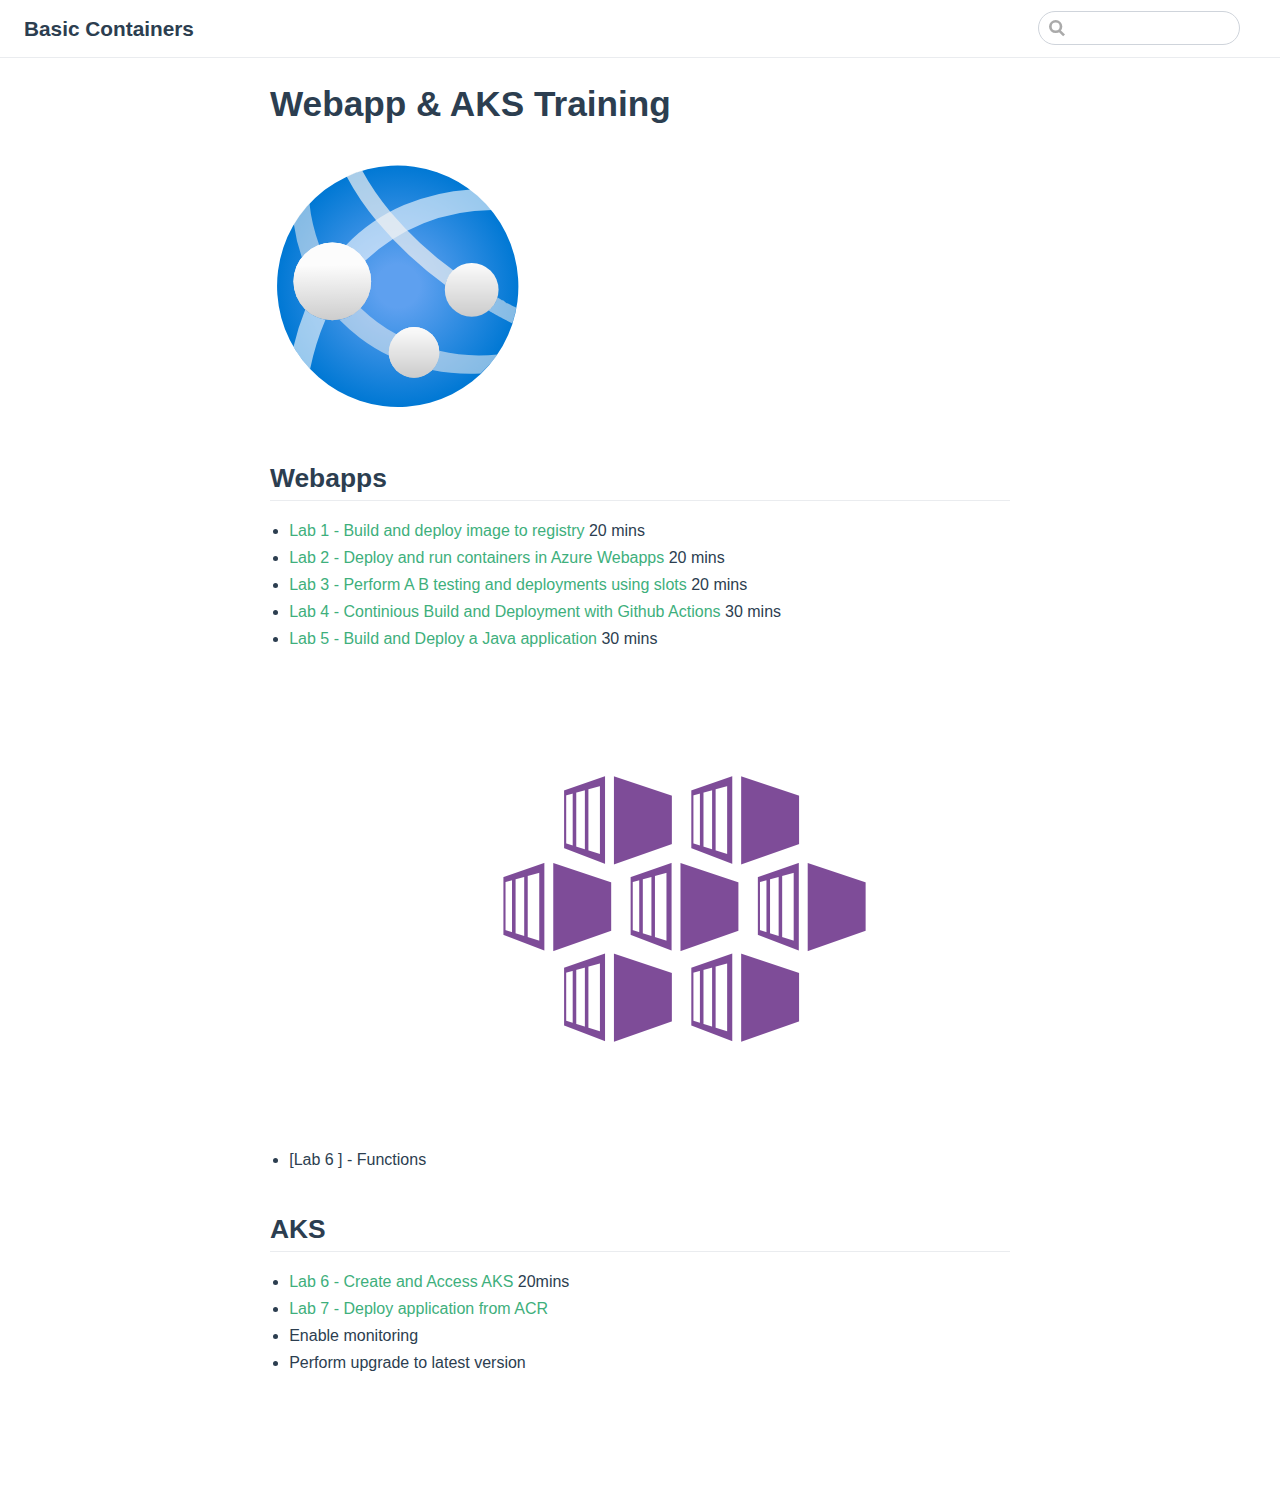
<file: index.html>
<!DOCTYPE html>
<html lang="en-US">
  <head>
    <meta charset="utf-8">
    <meta name="viewport" content="width=device-width,initial-scale=1">
    <title>Webapp &amp; AKS  Training | Basic Containers </title>
    <meta name="generator" content="VuePress 1.8.2">
    
    <meta name="description" content="Collection of resources for developers to get started on Azure">
    
    <link rel="preload" href="/assets/css/0.styles.6514b516.css" as="style"><link rel="preload" href="/assets/js/app.118d21cd.js" as="script"><link rel="preload" href="/assets/js/2.33b91e66.js" as="script"><link rel="preload" href="/assets/js/11.8c5be6a9.js" as="script"><link rel="prefetch" href="/assets/js/10.05c7de4b.js"><link rel="prefetch" href="/assets/js/12.87630292.js"><link rel="prefetch" href="/assets/js/13.88fe2e1e.js"><link rel="prefetch" href="/assets/js/14.17bd1cef.js"><link rel="prefetch" href="/assets/js/15.a78fd5a8.js"><link rel="prefetch" href="/assets/js/16.42e82f68.js"><link rel="prefetch" href="/assets/js/17.59bb41fd.js"><link rel="prefetch" href="/assets/js/3.040216d4.js"><link rel="prefetch" href="/assets/js/4.15d706e6.js"><link rel="prefetch" href="/assets/js/5.f337493f.js"><link rel="prefetch" href="/assets/js/6.4eddf5af.js"><link rel="prefetch" href="/assets/js/7.5494837b.js"><link rel="prefetch" href="/assets/js/8.45c9161c.js"><link rel="prefetch" href="/assets/js/9.e59b2424.js">
    <link rel="stylesheet" href="/assets/css/0.styles.6514b516.css">
  </head>
  <body>
    <div id="app" data-server-rendered="true"><div class="theme-container no-sidebar"><header class="navbar"><div class="sidebar-button"><svg xmlns="http://www.w3.org/2000/svg" aria-hidden="true" role="img" viewBox="0 0 448 512" class="icon"><path fill="currentColor" d="M436 124H12c-6.627 0-12-5.373-12-12V80c0-6.627 5.373-12 12-12h424c6.627 0 12 5.373 12 12v32c0 6.627-5.373 12-12 12zm0 160H12c-6.627 0-12-5.373-12-12v-32c0-6.627 5.373-12 12-12h424c6.627 0 12 5.373 12 12v32c0 6.627-5.373 12-12 12zm0 160H12c-6.627 0-12-5.373-12-12v-32c0-6.627 5.373-12 12-12h424c6.627 0 12 5.373 12 12v32c0 6.627-5.373 12-12 12z"></path></svg></div> <a href="/" aria-current="page" class="home-link router-link-exact-active router-link-active"><!----> <span class="site-name">Basic Containers </span></a> <div class="links"><div class="search-box"><input aria-label="Search" autocomplete="off" spellcheck="false" value=""> <!----></div> <!----></div></header> <div class="sidebar-mask"></div> <aside class="sidebar"><!---->  <!----> </aside> <main class="page"> <div class="theme-default-content content__default"><h1 id="webapp-aks-training"><a href="#webapp-aks-training" class="header-anchor">#</a> Webapp &amp; AKS  Training</h1> <p><img src="/assets/img/webapps.a7febed7.png" alt="webapp"></p> <h2 id="webapps"><a href="#webapps" class="header-anchor">#</a> Webapps</h2> <ul><li><a href="/webapps/lab1.html">Lab 1 - Build and deploy image to registry </a> 20 mins</li> <li><a href="/webapps/lab2.html">Lab 2 - Deploy and run containers in Azure Webapps </a> 20 mins</li> <li><a href="/webapps/lab3.html">Lab 3 - Perform A B testing and deployments using slots  </a> 20 mins</li> <li><a href="/webapps/lab4.html">Lab 4 - Continious Build and Deployment with Github Actions    </a> 30 mins</li> <li><a href="/webapps/lab5.html">Lab 5 - Build and Deploy a Java application     </a> 30 mins</li> <li>[Lab 6 ] - Functions
<img src="/assets/img/aks.42708784.png" alt="webapp"></li></ul> <h2 id="aks"><a href="#aks" class="header-anchor">#</a> AKS</h2> <ul><li><a href="/aks/akscreate.html">Lab 6 -  Create and Access AKS  </a> 20mins</li> <li><a href="/aks/deployapp.html">Lab 7 -  Deploy application from ACR  </a></li> <li>Enable monitoring</li> <li>Perform upgrade to latest version</li></ul></div> <footer class="page-edit"><!----> <!----></footer> <!----> </main></div><div class="global-ui"></div></div>
    <script src="/assets/js/app.118d21cd.js" defer></script><script src="/assets/js/2.33b91e66.js" defer></script><script src="/assets/js/11.8c5be6a9.js" defer></script>
  </body>
</html>
</file>
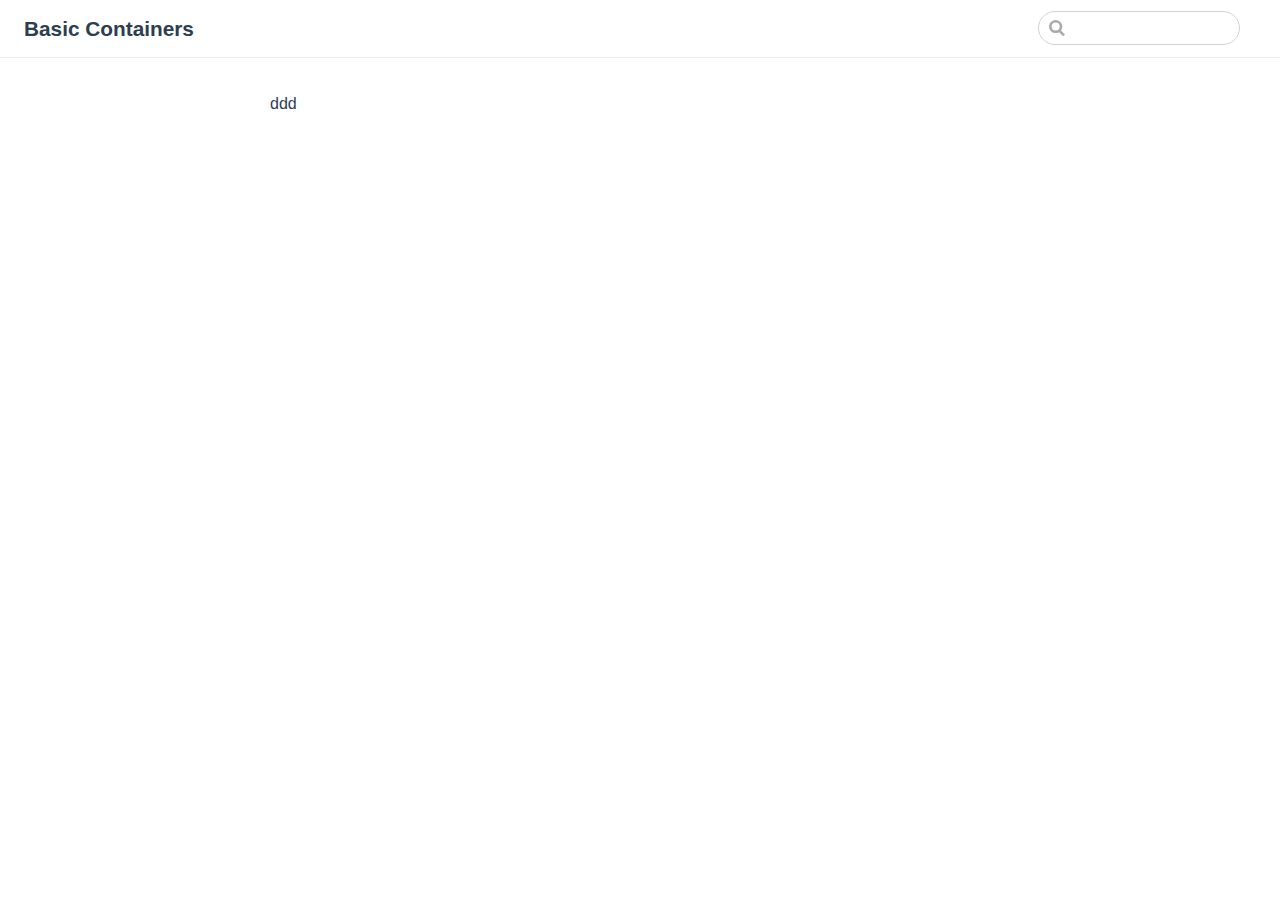
<file: aks/index.html>
<!DOCTYPE html>
<html lang="en-US">
  <head>
    <meta charset="utf-8">
    <meta name="viewport" content="width=device-width,initial-scale=1">
    <title>Basic Containers </title>
    <meta name="generator" content="VuePress 1.8.2">
    
    <meta name="description" content="Collection of resources for developers to get started on Azure">
    
    <link rel="preload" href="/assets/css/0.styles.6514b516.css" as="style"><link rel="preload" href="/assets/js/app.118d21cd.js" as="script"><link rel="preload" href="/assets/js/2.33b91e66.js" as="script"><link rel="preload" href="/assets/js/14.17bd1cef.js" as="script"><link rel="prefetch" href="/assets/js/10.05c7de4b.js"><link rel="prefetch" href="/assets/js/11.8c5be6a9.js"><link rel="prefetch" href="/assets/js/12.87630292.js"><link rel="prefetch" href="/assets/js/13.88fe2e1e.js"><link rel="prefetch" href="/assets/js/15.a78fd5a8.js"><link rel="prefetch" href="/assets/js/16.42e82f68.js"><link rel="prefetch" href="/assets/js/17.59bb41fd.js"><link rel="prefetch" href="/assets/js/3.040216d4.js"><link rel="prefetch" href="/assets/js/4.15d706e6.js"><link rel="prefetch" href="/assets/js/5.f337493f.js"><link rel="prefetch" href="/assets/js/6.4eddf5af.js"><link rel="prefetch" href="/assets/js/7.5494837b.js"><link rel="prefetch" href="/assets/js/8.45c9161c.js"><link rel="prefetch" href="/assets/js/9.e59b2424.js">
    <link rel="stylesheet" href="/assets/css/0.styles.6514b516.css">
  </head>
  <body>
    <div id="app" data-server-rendered="true"><div class="theme-container no-sidebar"><header class="navbar"><div class="sidebar-button"><svg xmlns="http://www.w3.org/2000/svg" aria-hidden="true" role="img" viewBox="0 0 448 512" class="icon"><path fill="currentColor" d="M436 124H12c-6.627 0-12-5.373-12-12V80c0-6.627 5.373-12 12-12h424c6.627 0 12 5.373 12 12v32c0 6.627-5.373 12-12 12zm0 160H12c-6.627 0-12-5.373-12-12v-32c0-6.627 5.373-12 12-12h424c6.627 0 12 5.373 12 12v32c0 6.627-5.373 12-12 12zm0 160H12c-6.627 0-12-5.373-12-12v-32c0-6.627 5.373-12 12-12h424c6.627 0 12 5.373 12 12v32c0 6.627-5.373 12-12 12z"></path></svg></div> <a href="/" class="home-link router-link-active"><!----> <span class="site-name">Basic Containers </span></a> <div class="links"><div class="search-box"><input aria-label="Search" autocomplete="off" spellcheck="false" value=""> <!----></div> <!----></div></header> <div class="sidebar-mask"></div> <aside class="sidebar"><!---->  <!----> </aside> <main class="page"> <div class="theme-default-content content__default"><p>ddd</p></div> <footer class="page-edit"><!----> <!----></footer> <!----> </main></div><div class="global-ui"></div></div>
    <script src="/assets/js/app.118d21cd.js" defer></script><script src="/assets/js/2.33b91e66.js" defer></script><script src="/assets/js/14.17bd1cef.js" defer></script>
  </body>
</html>
</file>
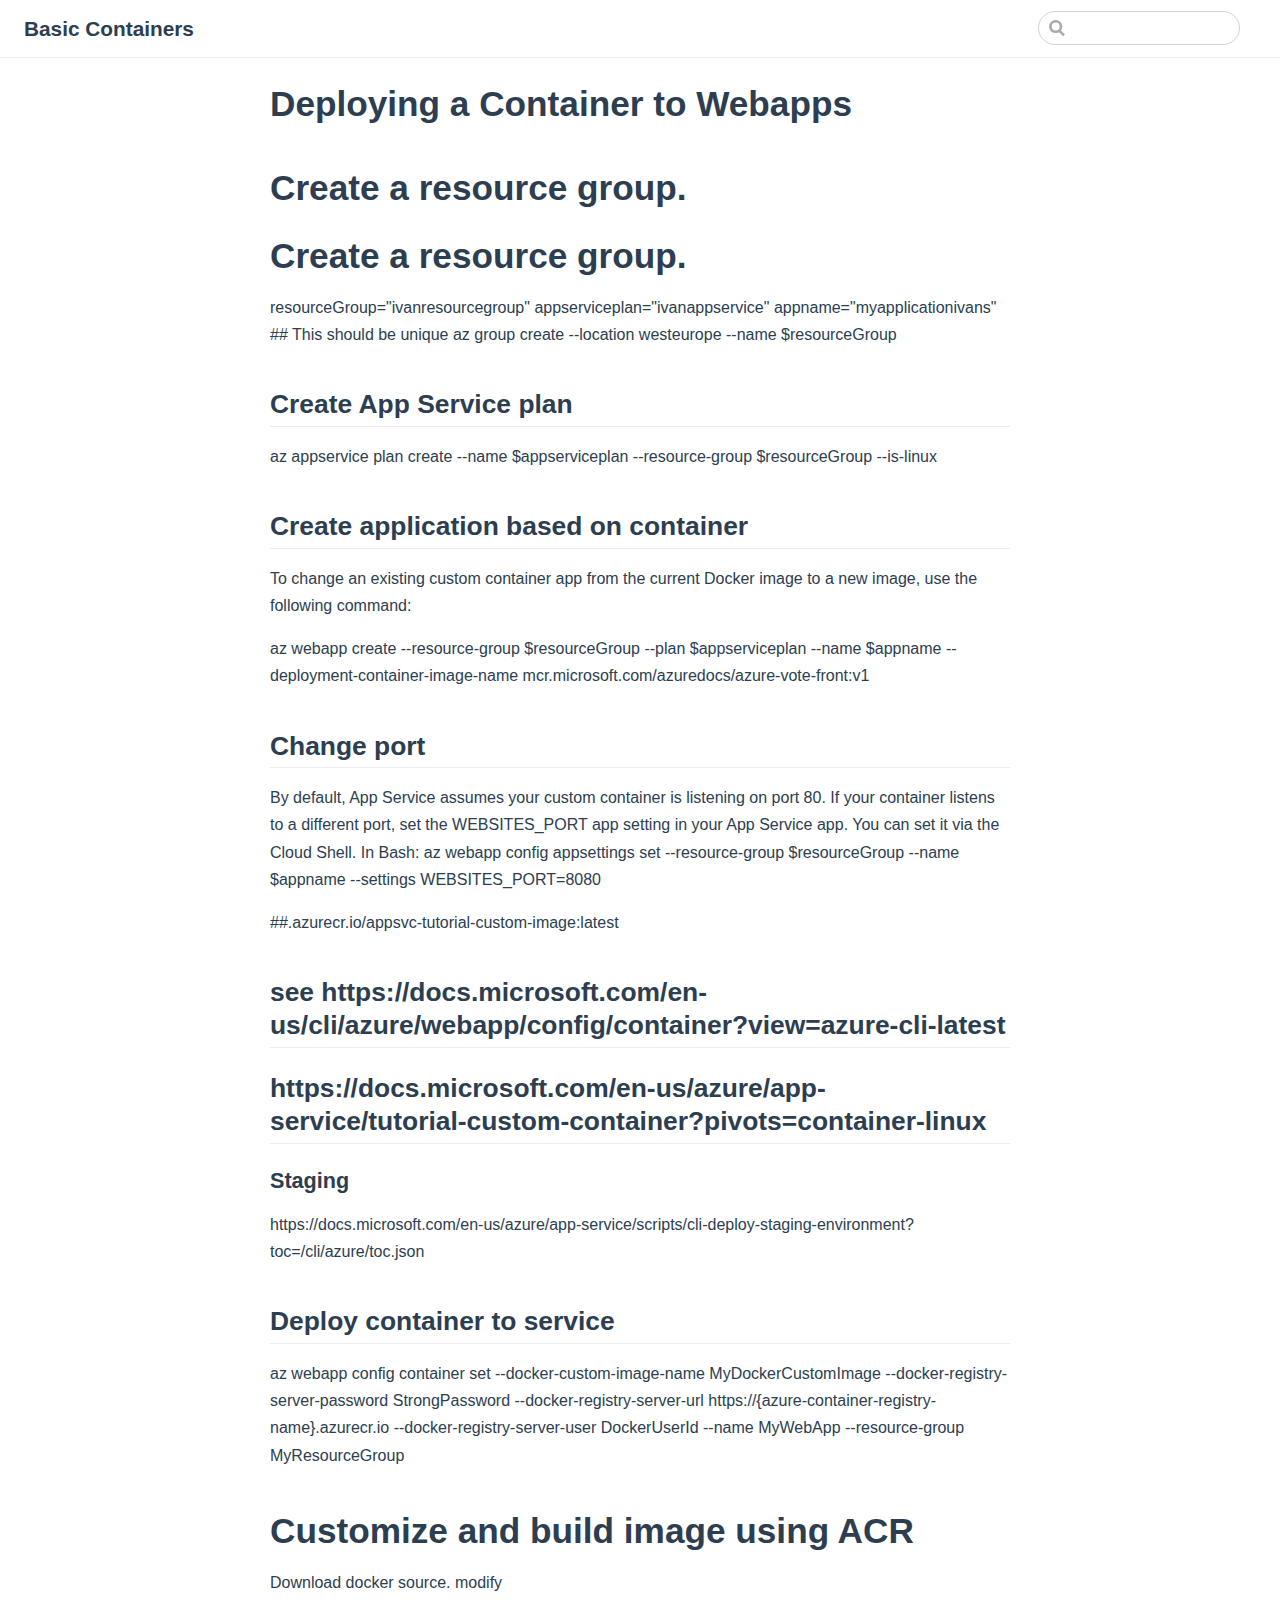
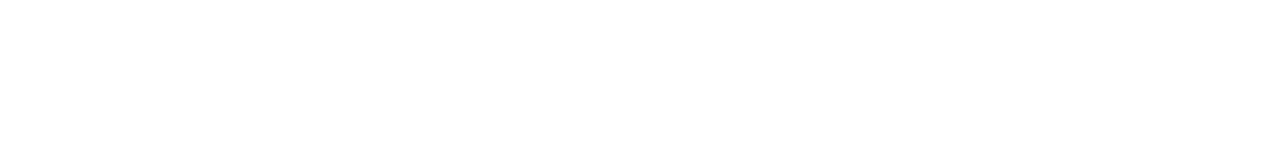
<file: webapps/index.html>
<!DOCTYPE html>
<html lang="en-US">
  <head>
    <meta charset="utf-8">
    <meta name="viewport" content="width=device-width,initial-scale=1">
    <title>Deploying a Container to Webapps | Basic Containers </title>
    <meta name="generator" content="VuePress 1.8.2">
    
    <meta name="description" content="Collection of resources for developers to get started on Azure">
    
    <link rel="preload" href="/assets/css/0.styles.6514b516.css" as="style"><link rel="preload" href="/assets/js/app.118d21cd.js" as="script"><link rel="preload" href="/assets/js/2.33b91e66.js" as="script"><link rel="preload" href="/assets/js/16.42e82f68.js" as="script"><link rel="prefetch" href="/assets/js/10.05c7de4b.js"><link rel="prefetch" href="/assets/js/11.8c5be6a9.js"><link rel="prefetch" href="/assets/js/12.87630292.js"><link rel="prefetch" href="/assets/js/13.88fe2e1e.js"><link rel="prefetch" href="/assets/js/14.17bd1cef.js"><link rel="prefetch" href="/assets/js/15.a78fd5a8.js"><link rel="prefetch" href="/assets/js/17.59bb41fd.js"><link rel="prefetch" href="/assets/js/3.040216d4.js"><link rel="prefetch" href="/assets/js/4.15d706e6.js"><link rel="prefetch" href="/assets/js/5.f337493f.js"><link rel="prefetch" href="/assets/js/6.4eddf5af.js"><link rel="prefetch" href="/assets/js/7.5494837b.js"><link rel="prefetch" href="/assets/js/8.45c9161c.js"><link rel="prefetch" href="/assets/js/9.e59b2424.js">
    <link rel="stylesheet" href="/assets/css/0.styles.6514b516.css">
  </head>
  <body>
    <div id="app" data-server-rendered="true"><div class="theme-container no-sidebar"><header class="navbar"><div class="sidebar-button"><svg xmlns="http://www.w3.org/2000/svg" aria-hidden="true" role="img" viewBox="0 0 448 512" class="icon"><path fill="currentColor" d="M436 124H12c-6.627 0-12-5.373-12-12V80c0-6.627 5.373-12 12-12h424c6.627 0 12 5.373 12 12v32c0 6.627-5.373 12-12 12zm0 160H12c-6.627 0-12-5.373-12-12v-32c0-6.627 5.373-12 12-12h424c6.627 0 12 5.373 12 12v32c0 6.627-5.373 12-12 12zm0 160H12c-6.627 0-12-5.373-12-12v-32c0-6.627 5.373-12 12-12h424c6.627 0 12 5.373 12 12v32c0 6.627-5.373 12-12 12z"></path></svg></div> <a href="/" class="home-link router-link-active"><!----> <span class="site-name">Basic Containers </span></a> <div class="links"><div class="search-box"><input aria-label="Search" autocomplete="off" spellcheck="false" value=""> <!----></div> <!----></div></header> <div class="sidebar-mask"></div> <aside class="sidebar"><!---->  <!----> </aside> <main class="page"> <div class="theme-default-content content__default"><h1 id="deploying-a-container-to-webapps"><a href="#deploying-a-container-to-webapps" class="header-anchor">#</a> Deploying a Container to Webapps</h1> <h1 id="create-a-resource-group"><a href="#create-a-resource-group" class="header-anchor">#</a> Create a resource group.</h1> <h1 id="create-a-resource-group-2"><a href="#create-a-resource-group-2" class="header-anchor">#</a> Create a resource group.</h1> <p>resourceGroup=&quot;ivanresourcegroup&quot;
appserviceplan=&quot;ivanappservice&quot;
appname=&quot;myapplicationivans&quot; ## This should be unique
az group create --location westeurope --name $resourceGroup</p> <h2 id="create-app-service-plan"><a href="#create-app-service-plan" class="header-anchor">#</a> Create App Service plan</h2> <p>az appservice plan create --name $appserviceplan --resource-group $resourceGroup --is-linux</p> <h2 id="create-application-based-on-container"><a href="#create-application-based-on-container" class="header-anchor">#</a> Create application based on container</h2> <p>To change an existing custom container app from the current Docker image to a new image, use the following command:</p> <p>az webapp create --resource-group $resourceGroup --plan $appserviceplan  --name $appname --deployment-container-image-name mcr.microsoft.com/azuredocs/azure-vote-front:v1</p> <h2 id="change-port"><a href="#change-port" class="header-anchor">#</a> Change port</h2> <p>By default, App Service assumes your custom container is listening on port 80. If your container listens to a different port, set the WEBSITES_PORT app setting in your App Service app. You can set it via the Cloud Shell. In Bash:
az webapp config appsettings set --resource-group $resourceGroup --name $appname --settings WEBSITES_PORT=8080</p> <p>##.azurecr.io/appsvc-tutorial-custom-image:latest</p> <h2 id="see-https-docs-microsoft-com-en-us-cli-azure-webapp-config-container-view-azure-cli-latest"><a href="#see-https-docs-microsoft-com-en-us-cli-azure-webapp-config-container-view-azure-cli-latest" class="header-anchor">#</a> see https://docs.microsoft.com/en-us/cli/azure/webapp/config/container?view=azure-cli-latest</h2> <h2 id="https-docs-microsoft-com-en-us-azure-app-service-tutorial-custom-container-pivots-container-linux"><a href="#https-docs-microsoft-com-en-us-azure-app-service-tutorial-custom-container-pivots-container-linux" class="header-anchor">#</a> https://docs.microsoft.com/en-us/azure/app-service/tutorial-custom-container?pivots=container-linux</h2> <h3 id="staging"><a href="#staging" class="header-anchor">#</a> Staging</h3> <p>https://docs.microsoft.com/en-us/azure/app-service/scripts/cli-deploy-staging-environment?toc=/cli/azure/toc.json</p> <h2 id="deploy-container-to-service"><a href="#deploy-container-to-service" class="header-anchor">#</a> Deploy container to service</h2> <p>az webapp config container set --docker-custom-image-name MyDockerCustomImage --docker-registry-server-password StrongPassword --docker-registry-server-url https://{azure-container-registry-name}.azurecr.io --docker-registry-server-user DockerUserId --name MyWebApp --resource-group MyResourceGroup</p> <h1 id="customize-and-build-image-using-acr"><a href="#customize-and-build-image-using-acr" class="header-anchor">#</a> Customize and build image using ACR</h1> <p>Download docker source. modify</p> <h1 id=""><a href="#" class="header-anchor">#</a></h1> <h1 id="-2"><a href="#-2" class="header-anchor">#</a></h1></div> <footer class="page-edit"><!----> <!----></footer> <!----> </main></div><div class="global-ui"></div></div>
    <script src="/assets/js/app.118d21cd.js" defer></script><script src="/assets/js/2.33b91e66.js" defer></script><script src="/assets/js/16.42e82f68.js" defer></script>
  </body>
</html>
</file>
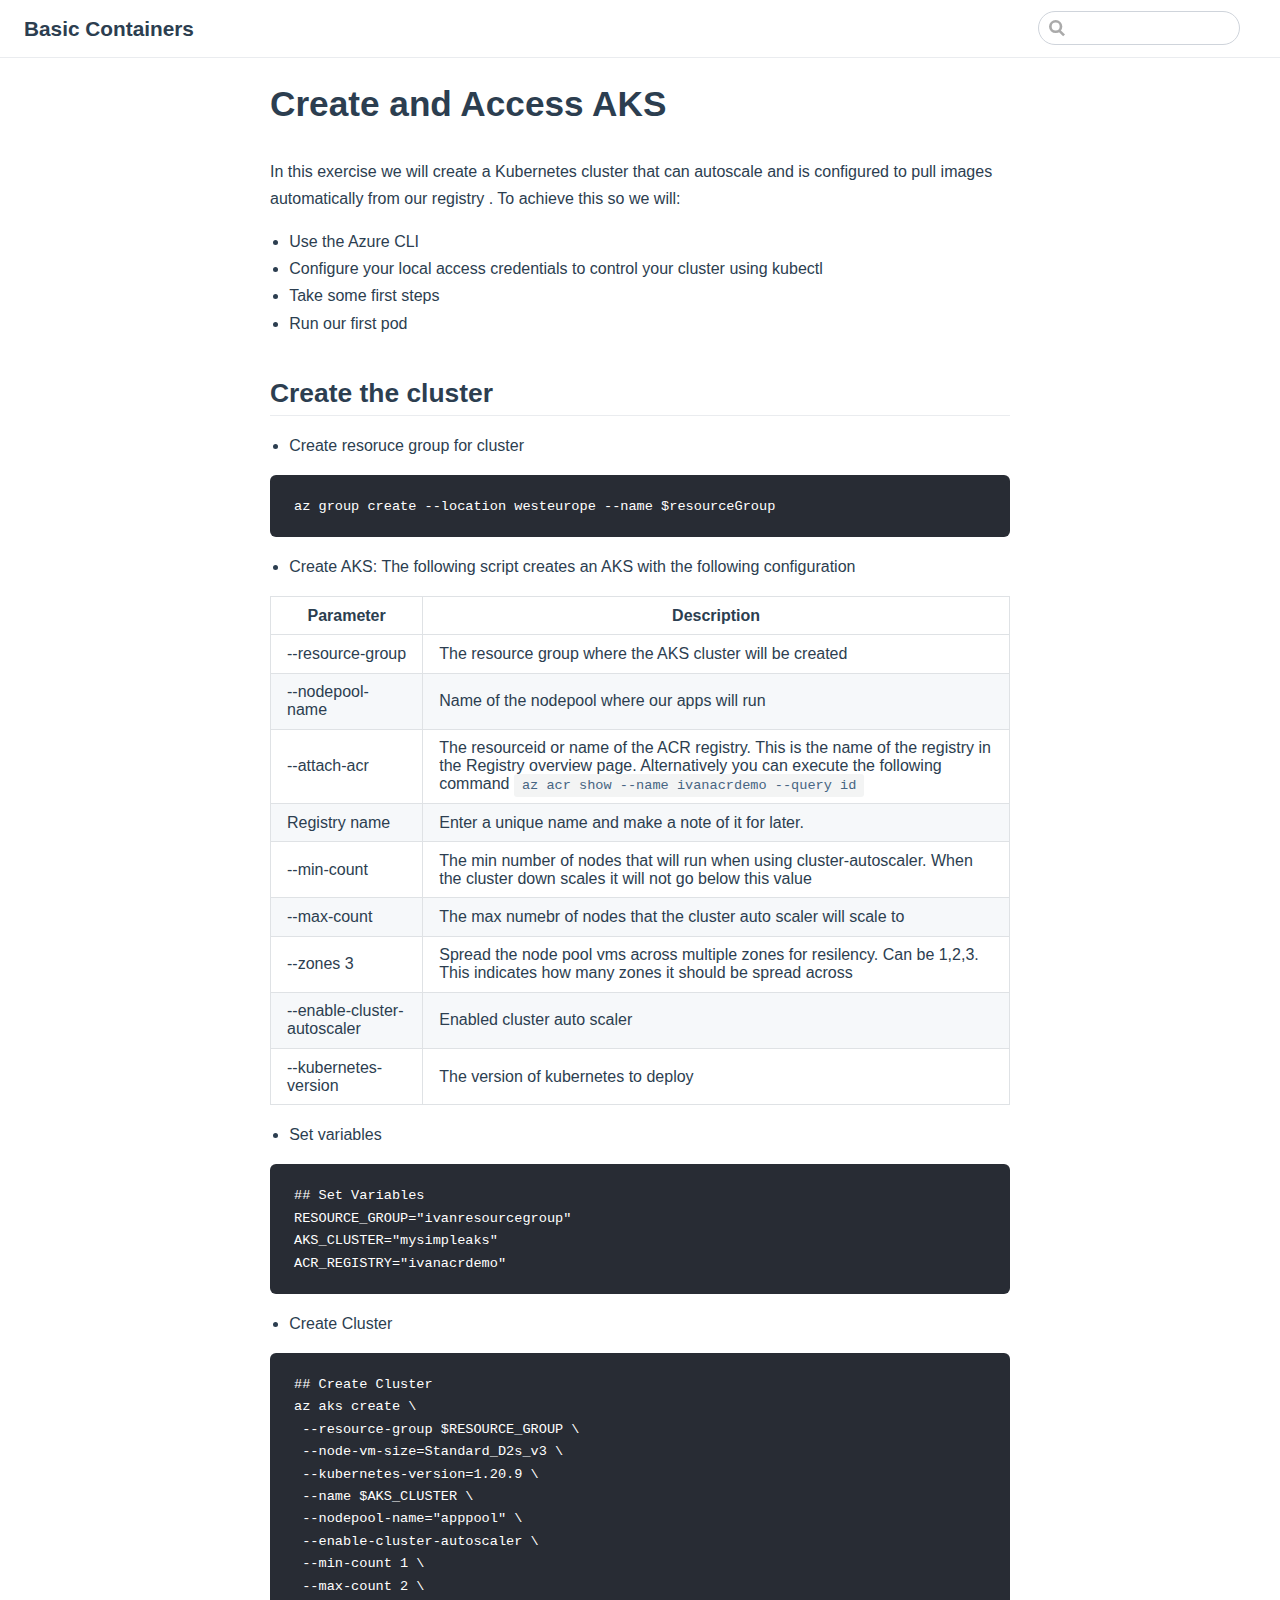
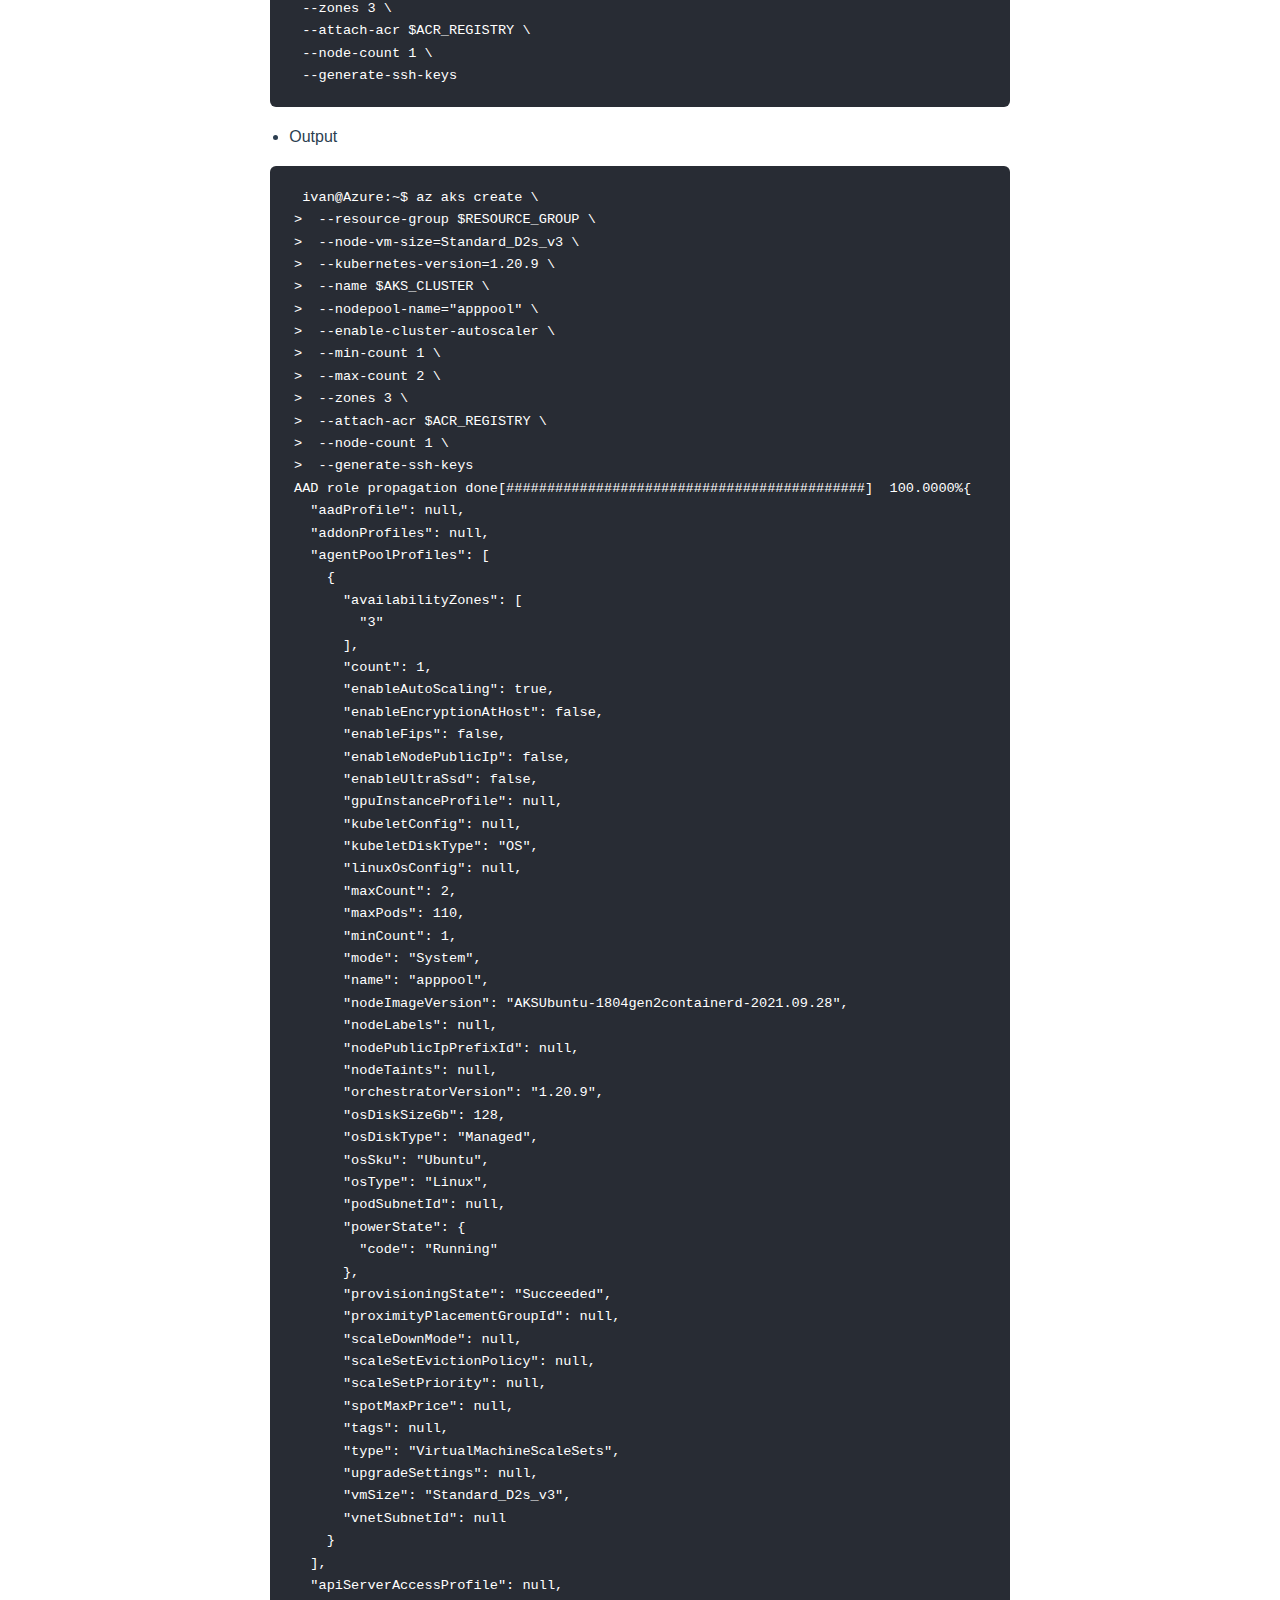
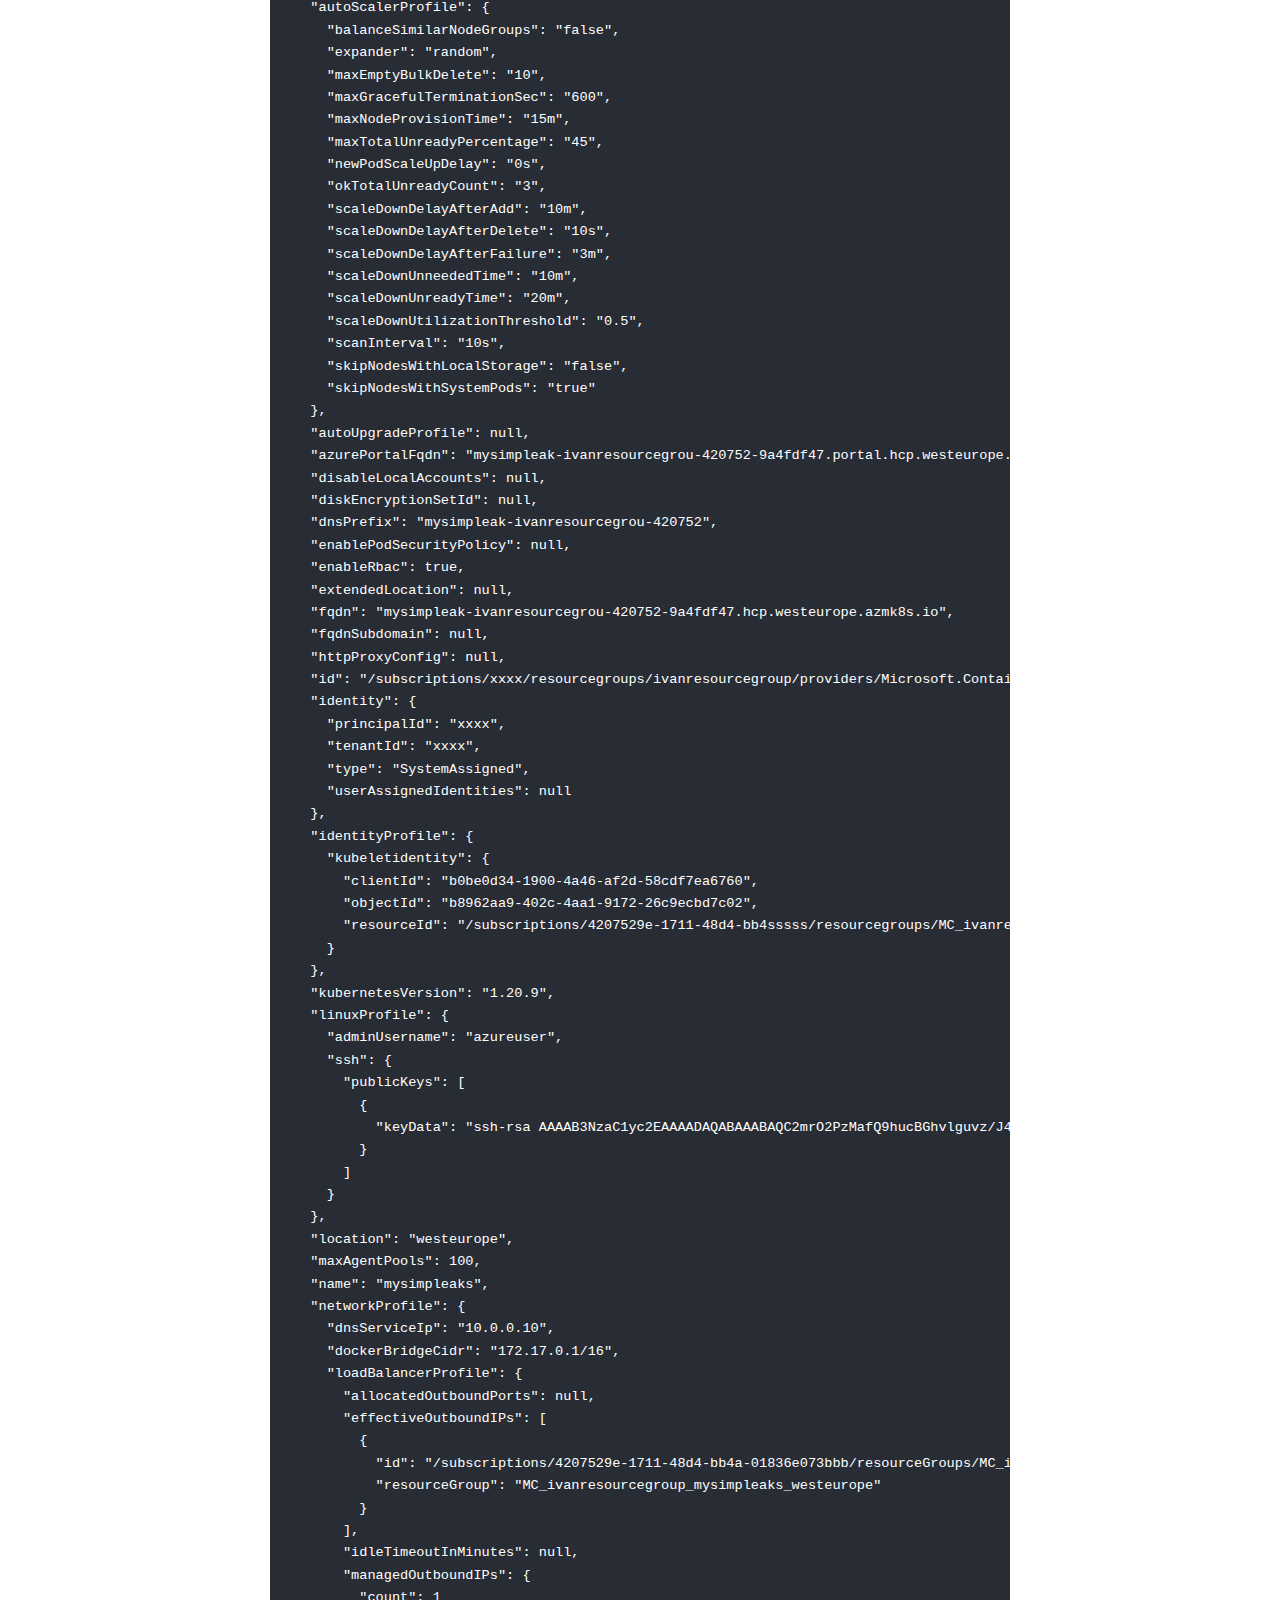
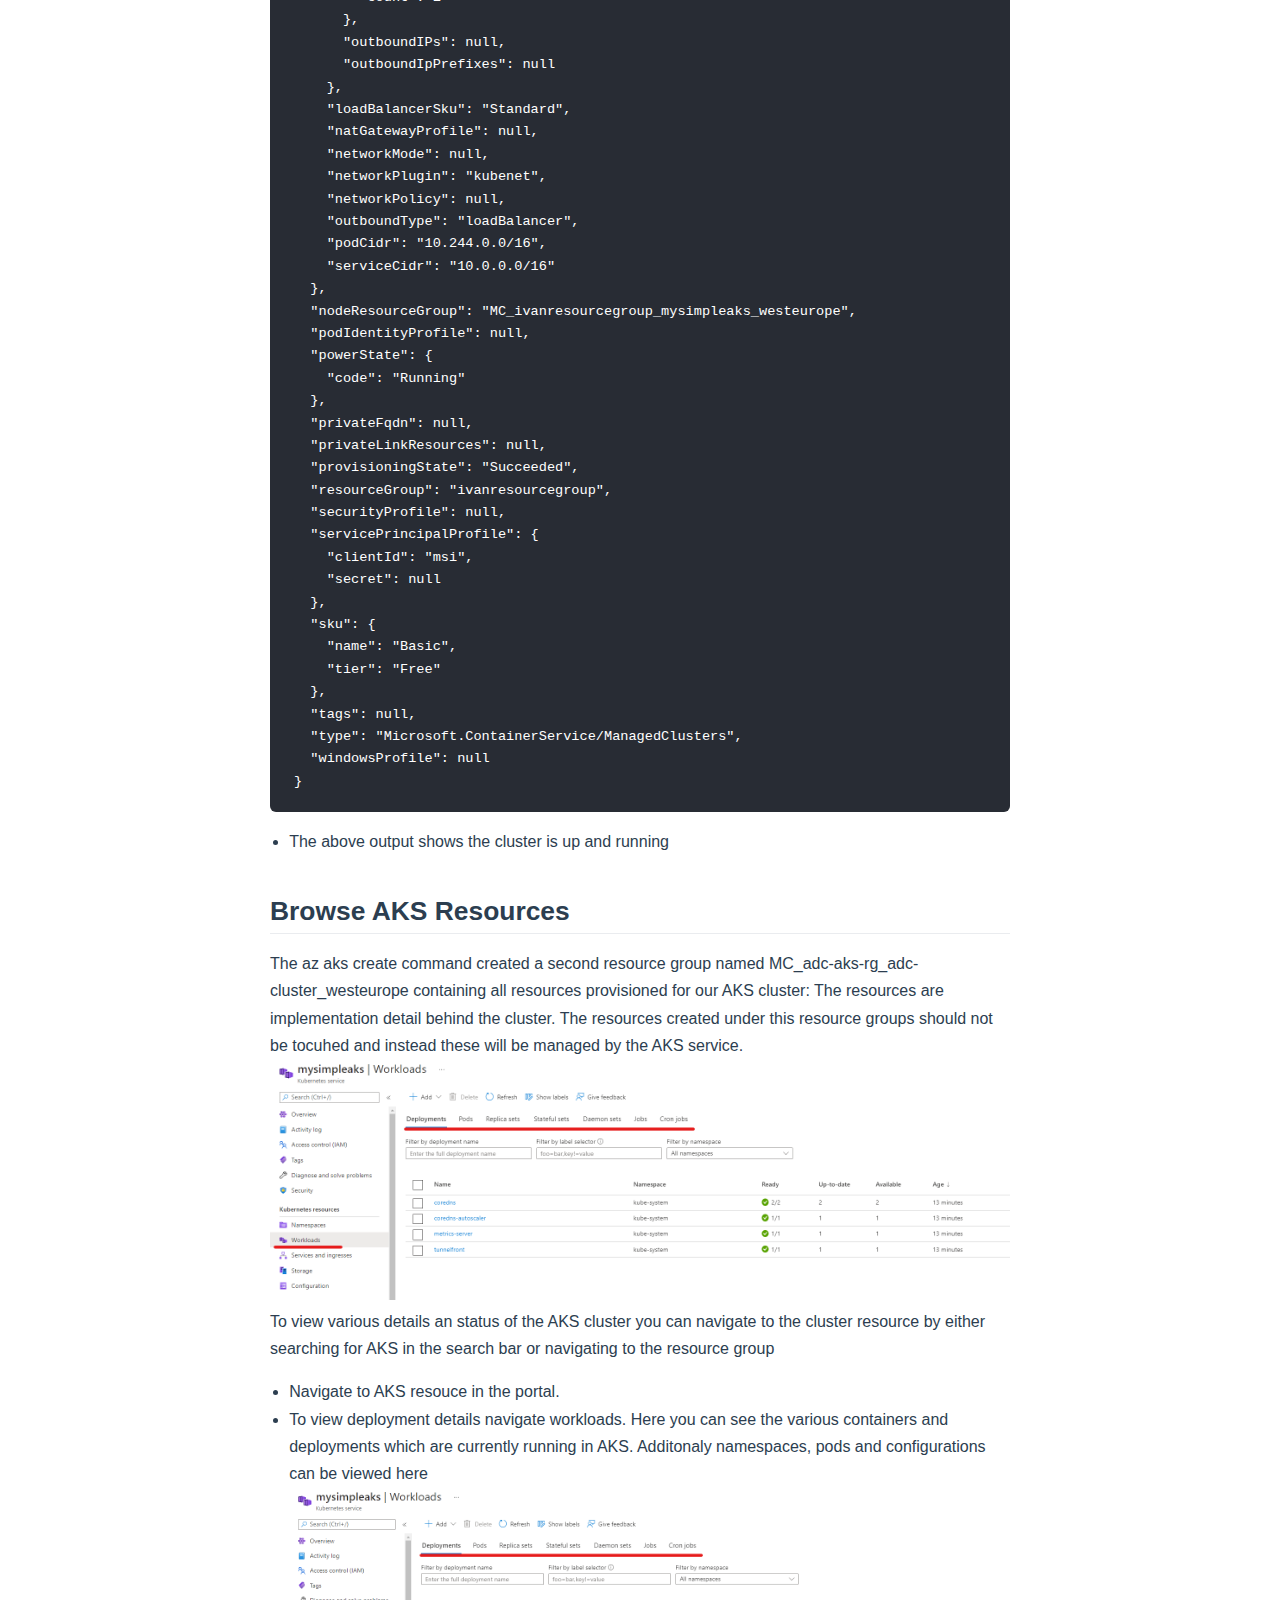
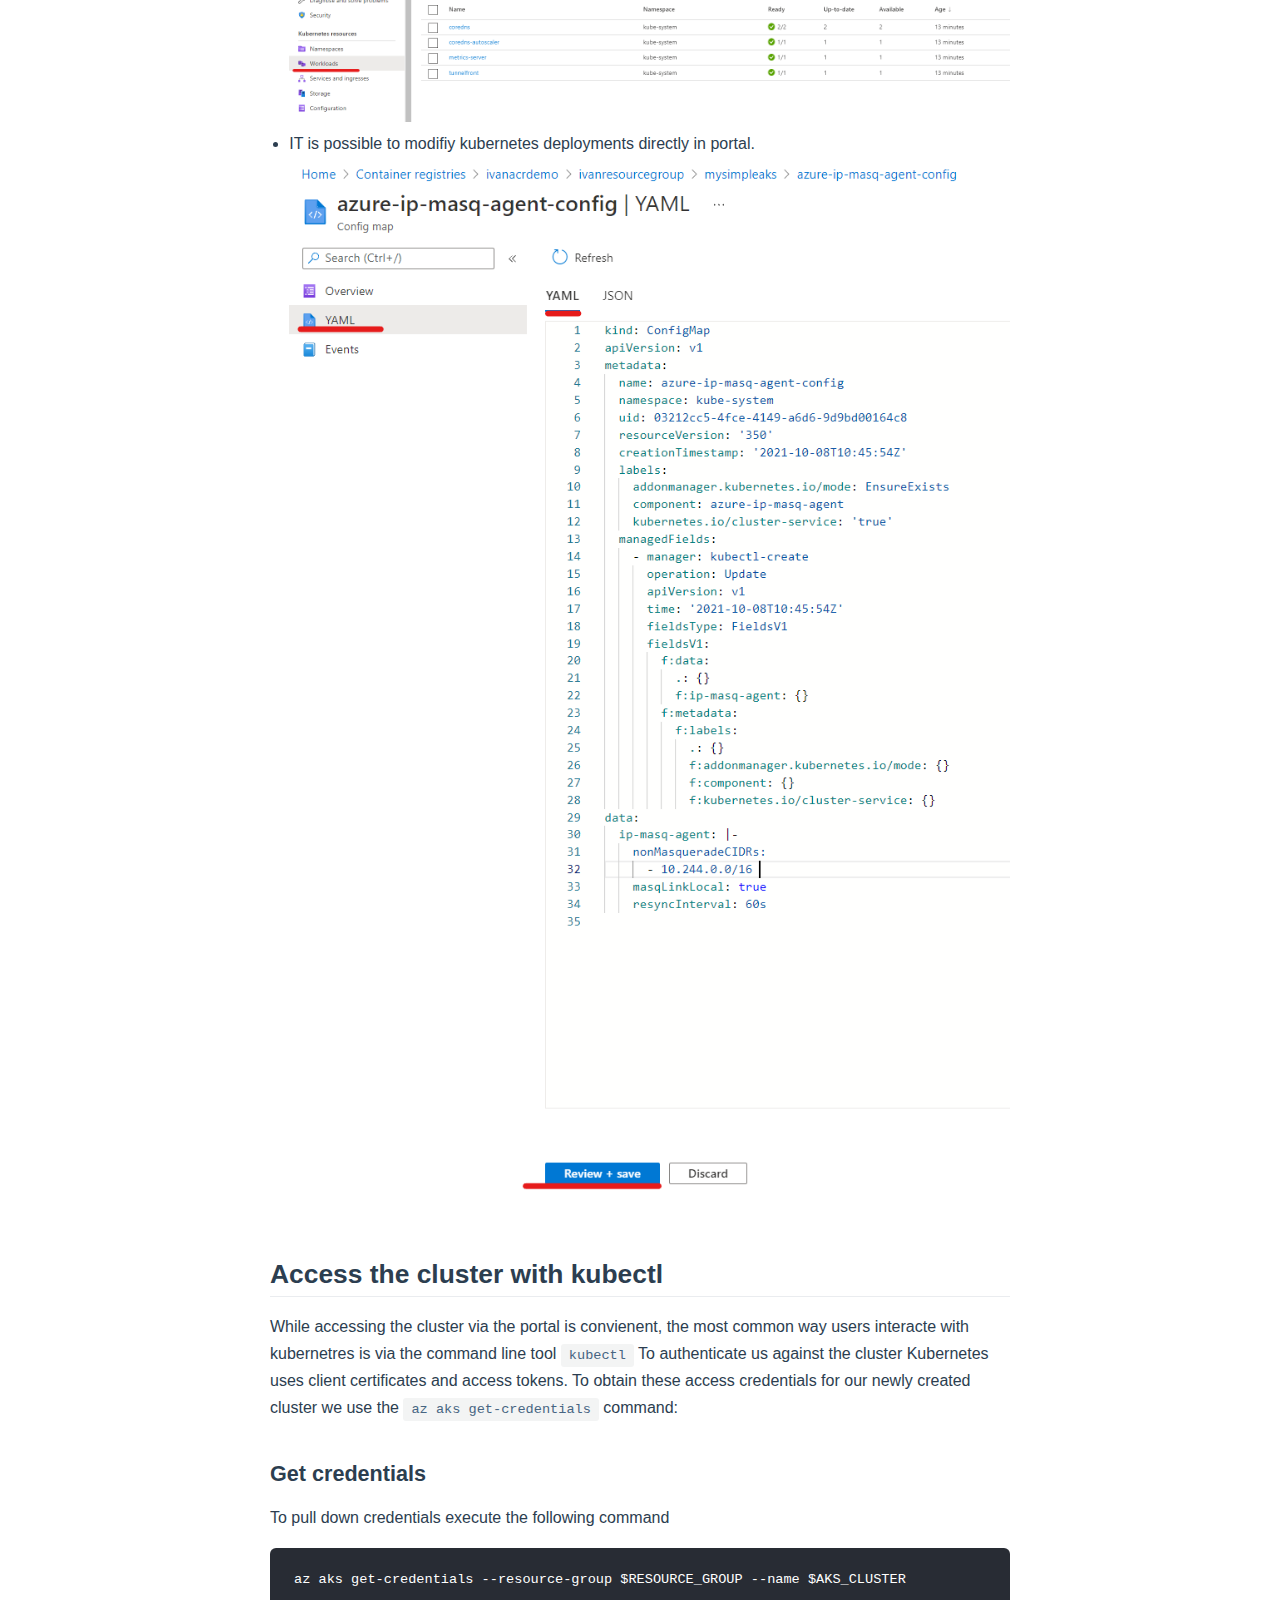
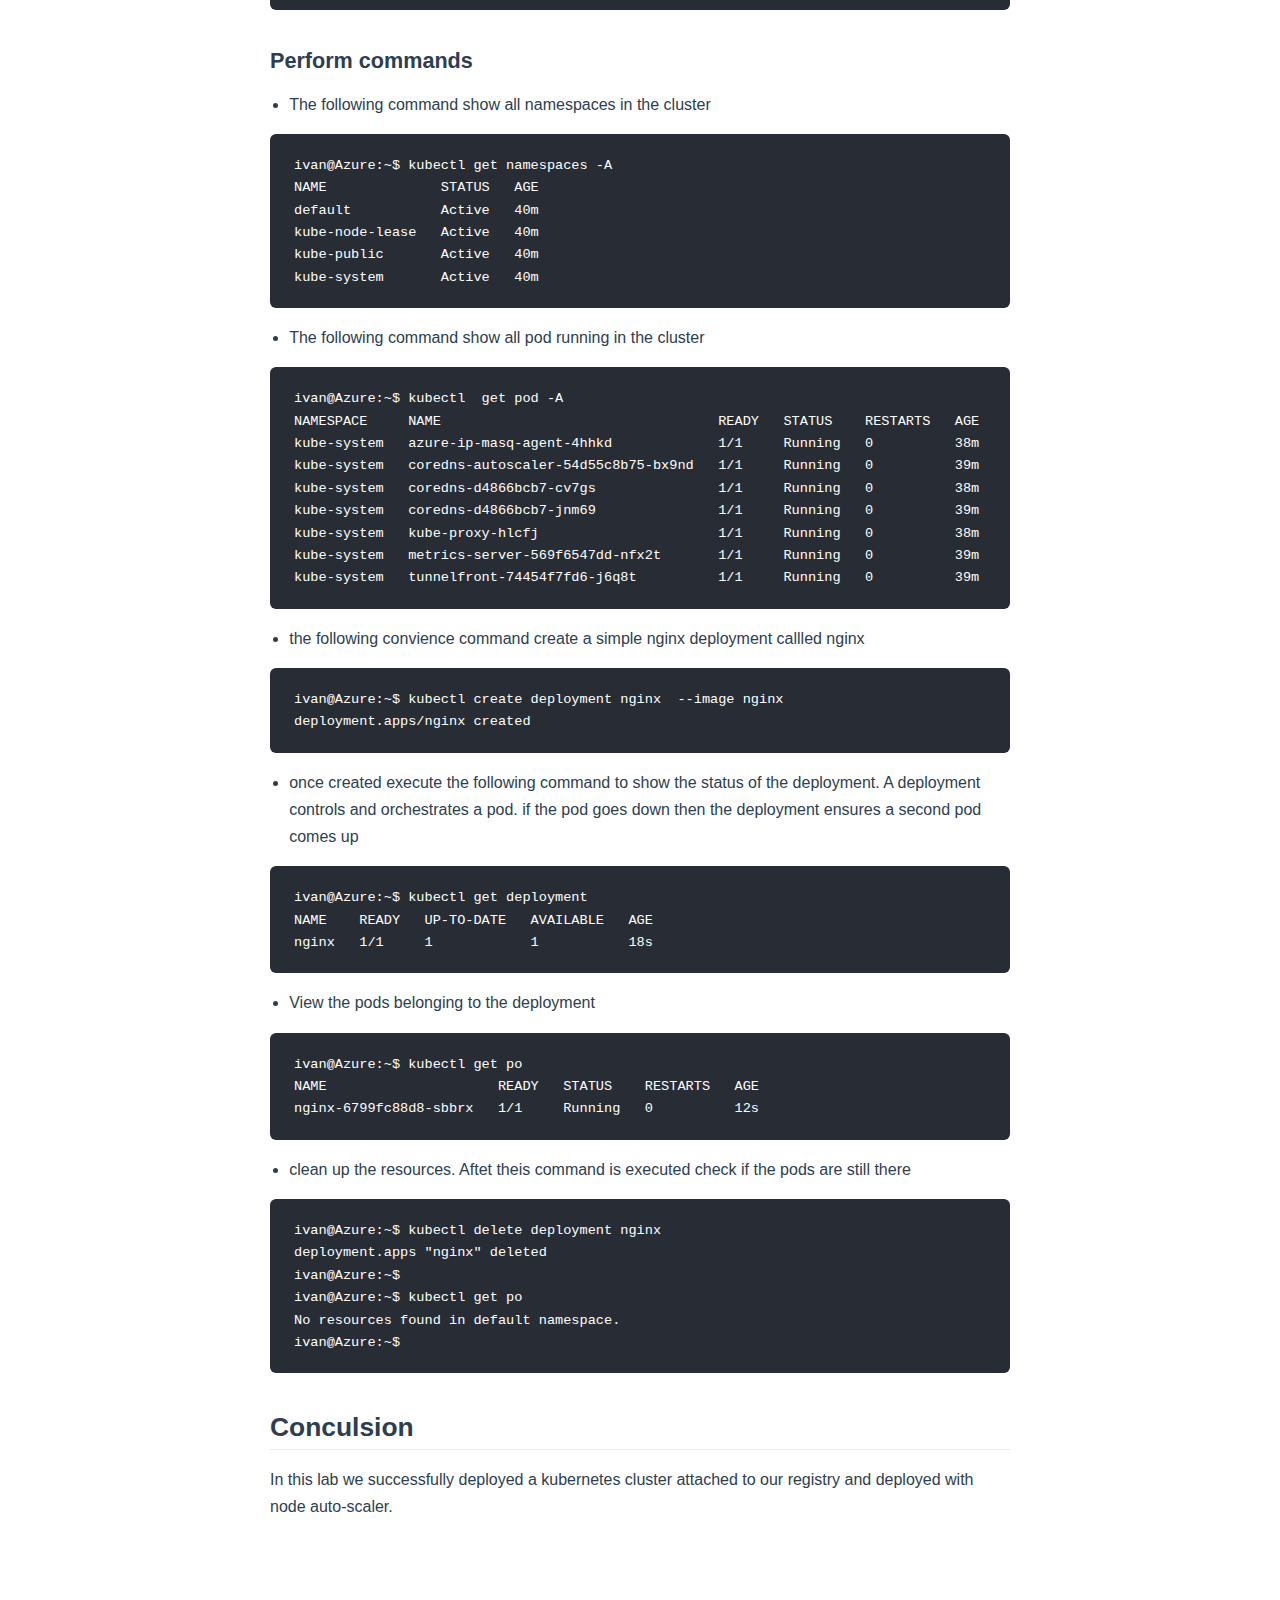
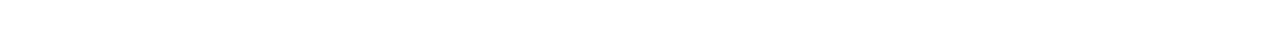
<file: aks/akscreate.html>
<!DOCTYPE html>
<html lang="en-US">
  <head>
    <meta charset="utf-8">
    <meta name="viewport" content="width=device-width,initial-scale=1">
    <title>Create and Access AKS | Basic Containers </title>
    <meta name="generator" content="VuePress 1.8.2">
    
    <meta name="description" content="Collection of resources for developers to get started on Azure">
    
    <link rel="preload" href="/assets/css/0.styles.6514b516.css" as="style"><link rel="preload" href="/assets/js/app.118d21cd.js" as="script"><link rel="preload" href="/assets/js/2.33b91e66.js" as="script"><link rel="preload" href="/assets/js/12.87630292.js" as="script"><link rel="prefetch" href="/assets/js/10.05c7de4b.js"><link rel="prefetch" href="/assets/js/11.8c5be6a9.js"><link rel="prefetch" href="/assets/js/13.88fe2e1e.js"><link rel="prefetch" href="/assets/js/14.17bd1cef.js"><link rel="prefetch" href="/assets/js/15.a78fd5a8.js"><link rel="prefetch" href="/assets/js/16.42e82f68.js"><link rel="prefetch" href="/assets/js/17.59bb41fd.js"><link rel="prefetch" href="/assets/js/3.040216d4.js"><link rel="prefetch" href="/assets/js/4.15d706e6.js"><link rel="prefetch" href="/assets/js/5.f337493f.js"><link rel="prefetch" href="/assets/js/6.4eddf5af.js"><link rel="prefetch" href="/assets/js/7.5494837b.js"><link rel="prefetch" href="/assets/js/8.45c9161c.js"><link rel="prefetch" href="/assets/js/9.e59b2424.js">
    <link rel="stylesheet" href="/assets/css/0.styles.6514b516.css">
  </head>
  <body>
    <div id="app" data-server-rendered="true"><div class="theme-container no-sidebar"><header class="navbar"><div class="sidebar-button"><svg xmlns="http://www.w3.org/2000/svg" aria-hidden="true" role="img" viewBox="0 0 448 512" class="icon"><path fill="currentColor" d="M436 124H12c-6.627 0-12-5.373-12-12V80c0-6.627 5.373-12 12-12h424c6.627 0 12 5.373 12 12v32c0 6.627-5.373 12-12 12zm0 160H12c-6.627 0-12-5.373-12-12v-32c0-6.627 5.373-12 12-12h424c6.627 0 12 5.373 12 12v32c0 6.627-5.373 12-12 12zm0 160H12c-6.627 0-12-5.373-12-12v-32c0-6.627 5.373-12 12-12h424c6.627 0 12 5.373 12 12v32c0 6.627-5.373 12-12 12z"></path></svg></div> <a href="/" class="home-link router-link-active"><!----> <span class="site-name">Basic Containers </span></a> <div class="links"><div class="search-box"><input aria-label="Search" autocomplete="off" spellcheck="false" value=""> <!----></div> <!----></div></header> <div class="sidebar-mask"></div> <aside class="sidebar"><!---->  <!----> </aside> <main class="page"> <div class="theme-default-content content__default"><h1 id="create-and-access-aks"><a href="#create-and-access-aks" class="header-anchor">#</a> Create and Access AKS</h1> <p>In this exercise  we will create a Kubernetes cluster that can autoscale and is configured to pull images  automatically from our registry . To achieve this so we will:</p> <ul><li>Use the Azure CLI</li> <li>Configure your local access credentials to control your cluster using kubectl</li> <li>Take some first steps</li> <li>Run our first pod</li></ul> <h2 id="create-the-cluster"><a href="#create-the-cluster" class="header-anchor">#</a> Create the cluster</h2> <ul><li>Create resoruce group for cluster</li></ul> <div class="language- extra-class"><pre class="language-text"><code>az group create --location westeurope --name $resourceGroup 
</code></pre></div><ul><li>Create AKS: The following script creates an AKS with the following configuration</li></ul> <table><thead><tr><th>Parameter</th> <th>Description</th></tr></thead> <tbody><tr><td>--resource-group</td> <td>The resource group where the AKS cluster will be created</td></tr> <tr><td>--nodepool-name</td> <td>Name of the nodepool where our apps will run</td></tr> <tr><td>--attach-acr</td> <td>The resourceid or name of the ACR registry. This is the name of the registry in the Registry overview page. Alternatively you can execute the following command   <code>az acr show --name ivanacrdemo --query id</code></td></tr> <tr><td>Registry name</td> <td>Enter a unique name and make a note of it for later.</td></tr> <tr><td>--min-count</td> <td>The min number of nodes that will run when using cluster-autoscaler. When the cluster down scales it will not go below this value</td></tr> <tr><td>--max-count</td> <td>The max numebr of nodes that the cluster auto scaler will scale to</td></tr> <tr><td>--zones 3</td> <td>Spread the node pool vms across multiple zones for resilency. Can be 1,2,3. This indicates how many zones it should be spread across</td></tr> <tr><td>--enable-cluster-autoscaler</td> <td>Enabled cluster auto scaler</td></tr> <tr><td>--kubernetes-version</td> <td>The version of kubernetes to deploy</td></tr></tbody></table> <ul><li>Set variables</li></ul> <div class="language- extra-class"><pre class="language-text"><code>## Set Variables 
RESOURCE_GROUP=&quot;ivanresourcegroup&quot;
AKS_CLUSTER=&quot;mysimpleaks&quot;
ACR_REGISTRY=&quot;ivanacrdemo&quot;
</code></pre></div><ul><li>Create Cluster</li></ul> <div class="language- extra-class"><pre class="language-text"><code>## Create Cluster 
az aks create \
 --resource-group $RESOURCE_GROUP \
 --node-vm-size=Standard_D2s_v3 \
 --kubernetes-version=1.20.9 \
 --name $AKS_CLUSTER \
 --nodepool-name=&quot;apppool&quot; \
 --enable-cluster-autoscaler \
 --min-count 1 \
 --max-count 2 \
 --zones 3 \
 --attach-acr $ACR_REGISTRY \
 --node-count 1 \
 --generate-ssh-keys
</code></pre></div><ul><li>Output</li></ul> <div class="language- extra-class"><pre class="language-text"><code> ivan@Azure:~$ az aks create \
&gt;  --resource-group $RESOURCE_GROUP \
&gt;  --node-vm-size=Standard_D2s_v3 \
&gt;  --kubernetes-version=1.20.9 \
&gt;  --name $AKS_CLUSTER \
&gt;  --nodepool-name=&quot;apppool&quot; \
&gt;  --enable-cluster-autoscaler \
&gt;  --min-count 1 \
&gt;  --max-count 2 \
&gt;  --zones 3 \
&gt;  --attach-acr $ACR_REGISTRY \
&gt;  --node-count 1 \
&gt;  --generate-ssh-keys
AAD role propagation done[############################################]  100.0000%{
  &quot;aadProfile&quot;: null,
  &quot;addonProfiles&quot;: null,
  &quot;agentPoolProfiles&quot;: [
    {
      &quot;availabilityZones&quot;: [
        &quot;3&quot;
      ],
      &quot;count&quot;: 1,
      &quot;enableAutoScaling&quot;: true,
      &quot;enableEncryptionAtHost&quot;: false,
      &quot;enableFips&quot;: false,
      &quot;enableNodePublicIp&quot;: false,
      &quot;enableUltraSsd&quot;: false,
      &quot;gpuInstanceProfile&quot;: null,
      &quot;kubeletConfig&quot;: null,
      &quot;kubeletDiskType&quot;: &quot;OS&quot;,
      &quot;linuxOsConfig&quot;: null,
      &quot;maxCount&quot;: 2,
      &quot;maxPods&quot;: 110,
      &quot;minCount&quot;: 1,
      &quot;mode&quot;: &quot;System&quot;,
      &quot;name&quot;: &quot;apppool&quot;,
      &quot;nodeImageVersion&quot;: &quot;AKSUbuntu-1804gen2containerd-2021.09.28&quot;,
      &quot;nodeLabels&quot;: null,
      &quot;nodePublicIpPrefixId&quot;: null,
      &quot;nodeTaints&quot;: null,
      &quot;orchestratorVersion&quot;: &quot;1.20.9&quot;,
      &quot;osDiskSizeGb&quot;: 128,
      &quot;osDiskType&quot;: &quot;Managed&quot;,
      &quot;osSku&quot;: &quot;Ubuntu&quot;,
      &quot;osType&quot;: &quot;Linux&quot;,
      &quot;podSubnetId&quot;: null,
      &quot;powerState&quot;: {
        &quot;code&quot;: &quot;Running&quot;
      },
      &quot;provisioningState&quot;: &quot;Succeeded&quot;,
      &quot;proximityPlacementGroupId&quot;: null,
      &quot;scaleDownMode&quot;: null,
      &quot;scaleSetEvictionPolicy&quot;: null,
      &quot;scaleSetPriority&quot;: null,
      &quot;spotMaxPrice&quot;: null,
      &quot;tags&quot;: null,
      &quot;type&quot;: &quot;VirtualMachineScaleSets&quot;,
      &quot;upgradeSettings&quot;: null,
      &quot;vmSize&quot;: &quot;Standard_D2s_v3&quot;,
      &quot;vnetSubnetId&quot;: null
    }
  ],
  &quot;apiServerAccessProfile&quot;: null,
  &quot;autoScalerProfile&quot;: {
    &quot;balanceSimilarNodeGroups&quot;: &quot;false&quot;,
    &quot;expander&quot;: &quot;random&quot;,
    &quot;maxEmptyBulkDelete&quot;: &quot;10&quot;,
    &quot;maxGracefulTerminationSec&quot;: &quot;600&quot;,
    &quot;maxNodeProvisionTime&quot;: &quot;15m&quot;,
    &quot;maxTotalUnreadyPercentage&quot;: &quot;45&quot;,
    &quot;newPodScaleUpDelay&quot;: &quot;0s&quot;,
    &quot;okTotalUnreadyCount&quot;: &quot;3&quot;,
    &quot;scaleDownDelayAfterAdd&quot;: &quot;10m&quot;,
    &quot;scaleDownDelayAfterDelete&quot;: &quot;10s&quot;,
    &quot;scaleDownDelayAfterFailure&quot;: &quot;3m&quot;,
    &quot;scaleDownUnneededTime&quot;: &quot;10m&quot;,
    &quot;scaleDownUnreadyTime&quot;: &quot;20m&quot;,
    &quot;scaleDownUtilizationThreshold&quot;: &quot;0.5&quot;,
    &quot;scanInterval&quot;: &quot;10s&quot;,
    &quot;skipNodesWithLocalStorage&quot;: &quot;false&quot;,
    &quot;skipNodesWithSystemPods&quot;: &quot;true&quot;
  },
  &quot;autoUpgradeProfile&quot;: null,
  &quot;azurePortalFqdn&quot;: &quot;mysimpleak-ivanresourcegrou-420752-9a4fdf47.portal.hcp.westeurope.azmk8s.io&quot;,
  &quot;disableLocalAccounts&quot;: null,
  &quot;diskEncryptionSetId&quot;: null,
  &quot;dnsPrefix&quot;: &quot;mysimpleak-ivanresourcegrou-420752&quot;,
  &quot;enablePodSecurityPolicy&quot;: null,
  &quot;enableRbac&quot;: true,
  &quot;extendedLocation&quot;: null,
  &quot;fqdn&quot;: &quot;mysimpleak-ivanresourcegrou-420752-9a4fdf47.hcp.westeurope.azmk8s.io&quot;,
  &quot;fqdnSubdomain&quot;: null,
  &quot;httpProxyConfig&quot;: null,
  &quot;id&quot;: &quot;/subscriptions/xxxx/resourcegroups/ivanresourcegroup/providers/Microsoft.ContainerService/managedClusters/mysimpleaks&quot;,
  &quot;identity&quot;: {
    &quot;principalId&quot;: &quot;xxxx&quot;,
    &quot;tenantId&quot;: &quot;xxxx&quot;,
    &quot;type&quot;: &quot;SystemAssigned&quot;,
    &quot;userAssignedIdentities&quot;: null
  },
  &quot;identityProfile&quot;: {
    &quot;kubeletidentity&quot;: {
      &quot;clientId&quot;: &quot;b0be0d34-1900-4a46-af2d-58cdf7ea6760&quot;,
      &quot;objectId&quot;: &quot;b8962aa9-402c-4aa1-9172-26c9ecbd7c02&quot;,
      &quot;resourceId&quot;: &quot;/subscriptions/4207529e-1711-48d4-bb4sssss/resourcegroups/MC_ivanresourcegroup_mysimpleaks_westeurope/providers/Microsoft.ManagedIdentity/userAssignedIdentities/mysimpleaks-agentpool&quot;
    }
  },
  &quot;kubernetesVersion&quot;: &quot;1.20.9&quot;,
  &quot;linuxProfile&quot;: {
    &quot;adminUsername&quot;: &quot;azureuser&quot;,
    &quot;ssh&quot;: {
      &quot;publicKeys&quot;: [
        {
          &quot;keyData&quot;: &quot;ssh-rsa AAAAB3NzaC1yc2EAAAADAQABAAABAQC2mrO2PzMafQ9hucBGhvlguvz/J46tLpD+TW0vSH2bvEuQXehpCUKX/[base64]/yTWI8a6ZQhIqV2VZMDPwB7vqeb5ied7Xd&quot;
        }
      ]
    }
  },
  &quot;location&quot;: &quot;westeurope&quot;,
  &quot;maxAgentPools&quot;: 100,
  &quot;name&quot;: &quot;mysimpleaks&quot;,
  &quot;networkProfile&quot;: {
    &quot;dnsServiceIp&quot;: &quot;10.0.0.10&quot;,
    &quot;dockerBridgeCidr&quot;: &quot;172.17.0.1/16&quot;,
    &quot;loadBalancerProfile&quot;: {
      &quot;allocatedOutboundPorts&quot;: null,
      &quot;effectiveOutboundIPs&quot;: [
        {
          &quot;id&quot;: &quot;/subscriptions/4207529e-1711-48d4-bb4a-01836e073bbb/resourceGroups/MC_ivanresourcegroup_mysimpleaks_westeurope/providers/Microsoft.Network/publicIPAddresses/9acfcb09-ca2c-40e5-88ee-d428c3fddb23&quot;,
          &quot;resourceGroup&quot;: &quot;MC_ivanresourcegroup_mysimpleaks_westeurope&quot;
        }
      ],
      &quot;idleTimeoutInMinutes&quot;: null,
      &quot;managedOutboundIPs&quot;: {
        &quot;count&quot;: 1
      },
      &quot;outboundIPs&quot;: null,
      &quot;outboundIpPrefixes&quot;: null
    },
    &quot;loadBalancerSku&quot;: &quot;Standard&quot;,
    &quot;natGatewayProfile&quot;: null,
    &quot;networkMode&quot;: null,
    &quot;networkPlugin&quot;: &quot;kubenet&quot;,
    &quot;networkPolicy&quot;: null,
    &quot;outboundType&quot;: &quot;loadBalancer&quot;,
    &quot;podCidr&quot;: &quot;10.244.0.0/16&quot;,
    &quot;serviceCidr&quot;: &quot;10.0.0.0/16&quot;
  },
  &quot;nodeResourceGroup&quot;: &quot;MC_ivanresourcegroup_mysimpleaks_westeurope&quot;,
  &quot;podIdentityProfile&quot;: null,
  &quot;powerState&quot;: {
    &quot;code&quot;: &quot;Running&quot;
  },
  &quot;privateFqdn&quot;: null,
  &quot;privateLinkResources&quot;: null,
  &quot;provisioningState&quot;: &quot;Succeeded&quot;,
  &quot;resourceGroup&quot;: &quot;ivanresourcegroup&quot;,
  &quot;securityProfile&quot;: null,
  &quot;servicePrincipalProfile&quot;: {
    &quot;clientId&quot;: &quot;msi&quot;,
    &quot;secret&quot;: null
  },
  &quot;sku&quot;: {
    &quot;name&quot;: &quot;Basic&quot;,
    &quot;tier&quot;: &quot;Free&quot;
  },
  &quot;tags&quot;: null,
  &quot;type&quot;: &quot;Microsoft.ContainerService/ManagedClusters&quot;,
  &quot;windowsProfile&quot;: null
} 
</code></pre></div><ul><li>The above output shows the cluster is up and running</li></ul> <h2 id="browse-aks-resources"><a href="#browse-aks-resources" class="header-anchor">#</a> Browse AKS Resources</h2> <p>The az aks create command created a second resource group named MC_adc-aks-rg_adc-cluster_westeurope containing all resources provisioned for our AKS cluster: The resources are implementation detail behind the cluster. The resources created under this resource groups should not be tocuhed and instead these will be managed by the AKS service.
<img src="/assets/img/aksworkloads.3a80f9a3.png" alt="webapp">
To view various details an status of the AKS cluster you can navigate to the cluster resource by either searching for AKS in the search bar or navigating to the resource group</p> <ul><li>Navigate to AKS resouce in the portal.</li> <li>To view deployment details navigate workloads. Here you can see the various containers and deployments which are currently running in AKS. Additonaly namespaces, pods and configurations can be viewed here
<img src="/assets/img/aksworkloads.3a80f9a3.png" alt="webapp"></li> <li>IT is possible to modifiy kubernetes deployments directly in portal.
<img src="/assets/img/modify.72d79693.png" alt="webapp"></li></ul> <h2 id="access-the-cluster-with-kubectl"><a href="#access-the-cluster-with-kubectl" class="header-anchor">#</a> Access the cluster with kubectl</h2> <p>While accessing the cluster via the portal is convienent, the most common way users interacte with kubernetres is via the command line tool <code>kubectl</code>
To authenticate us against the cluster Kubernetes uses client certificates and access tokens.
To obtain these access credentials for our newly created cluster we use the <code>az aks get-credentials</code> command:</p> <h3 id="get-credentials"><a href="#get-credentials" class="header-anchor">#</a> Get credentials</h3> <p>To pull down credentials execute the following command</p> <div class="language- extra-class"><pre class="language-text"><code>az aks get-credentials --resource-group $RESOURCE_GROUP --name $AKS_CLUSTER
</code></pre></div><h3 id="perform-commands"><a href="#perform-commands" class="header-anchor">#</a> Perform commands</h3> <ul><li>The following command show all namespaces in the cluster</li></ul> <div class="language- extra-class"><pre class="language-text"><code>ivan@Azure:~$ kubectl get namespaces -A
NAME              STATUS   AGE
default           Active   40m
kube-node-lease   Active   40m
kube-public       Active   40m
kube-system       Active   40m
</code></pre></div><ul><li>The following command show all pod running in the cluster</li></ul> <div class="language- extra-class"><pre class="language-text"><code>ivan@Azure:~$ kubectl  get pod -A
NAMESPACE     NAME                                  READY   STATUS    RESTARTS   AGE
kube-system   azure-ip-masq-agent-4hhkd             1/1     Running   0          38m
kube-system   coredns-autoscaler-54d55c8b75-bx9nd   1/1     Running   0          39m
kube-system   coredns-d4866bcb7-cv7gs               1/1     Running   0          38m
kube-system   coredns-d4866bcb7-jnm69               1/1     Running   0          39m
kube-system   kube-proxy-hlcfj                      1/1     Running   0          38m
kube-system   metrics-server-569f6547dd-nfx2t       1/1     Running   0          39m
kube-system   tunnelfront-74454f7fd6-j6q8t          1/1     Running   0          39m
</code></pre></div><ul><li>the following convience command create a simple nginx deployment callled nginx</li></ul> <div class="language- extra-class"><pre class="language-text"><code>ivan@Azure:~$ kubectl create deployment nginx  --image nginx
deployment.apps/nginx created
</code></pre></div><ul><li>once created execute the following command to show the status of the deployment.  A deployment controls and orchestrates a pod. if the pod goes down then the deployment ensures a second pod comes up</li></ul> <div class="language- extra-class"><pre class="language-text"><code>ivan@Azure:~$ kubectl get deployment
NAME    READY   UP-TO-DATE   AVAILABLE   AGE
nginx   1/1     1            1           18s
</code></pre></div><ul><li>View the pods belonging to the deployment</li></ul> <div class="language- extra-class"><pre class="language-text"><code>ivan@Azure:~$ kubectl get po
NAME                     READY   STATUS    RESTARTS   AGE
nginx-6799fc88d8-sbbrx   1/1     Running   0          12s
</code></pre></div><ul><li>clean up the resources. Aftet theis command is executed check if the pods are still there</li></ul> <div class="language- extra-class"><pre class="language-text"><code>ivan@Azure:~$ kubectl delete deployment nginx
deployment.apps &quot;nginx&quot; deleted
ivan@Azure:~$
ivan@Azure:~$ kubectl get po
No resources found in default namespace.
ivan@Azure:~$
</code></pre></div><h2 id="conculsion"><a href="#conculsion" class="header-anchor">#</a> Conculsion</h2> <p>In this lab we successfully deployed a kubernetes cluster attached to our registry and deployed with node auto-scaler.</p></div> <footer class="page-edit"><!----> <!----></footer> <!----> </main></div><div class="global-ui"></div></div>
    <script src="/assets/js/app.118d21cd.js" defer></script><script src="/assets/js/2.33b91e66.js" defer></script><script src="/assets/js/12.87630292.js" defer></script>
  </body>
</html>
</file>
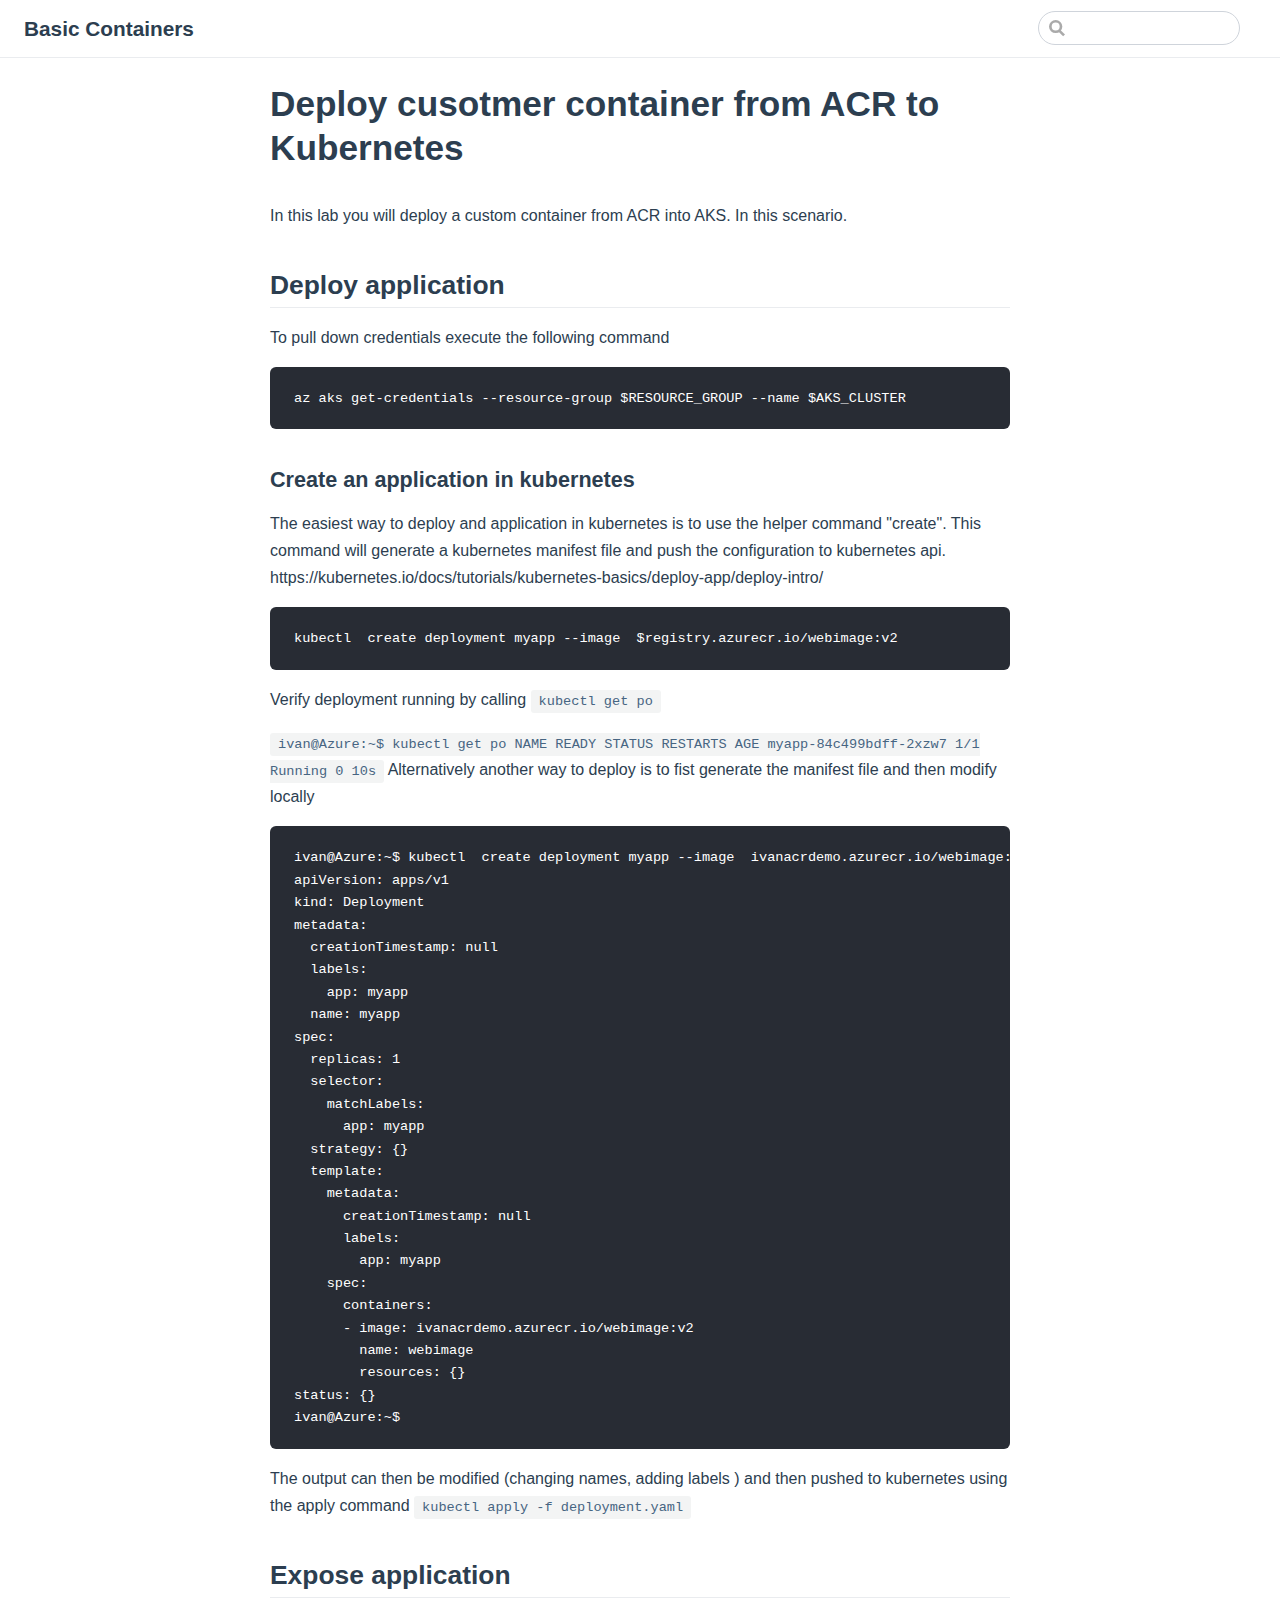
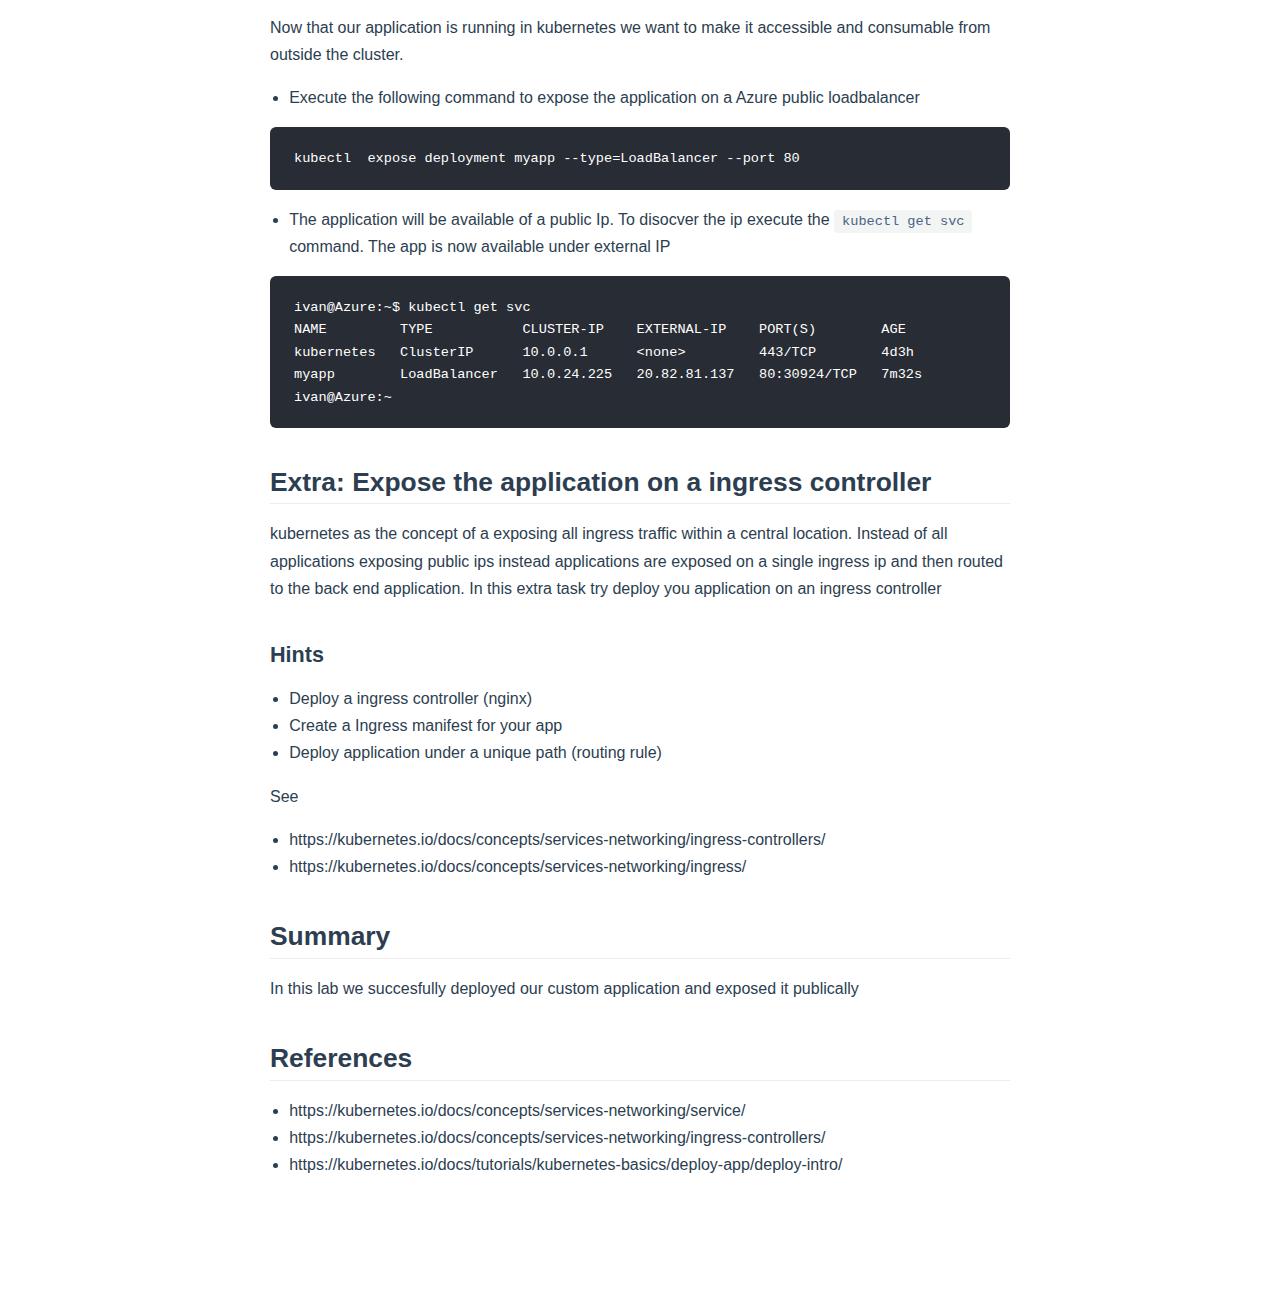
<file: aks/deployapp.html>
<!DOCTYPE html>
<html lang="en-US">
  <head>
    <meta charset="utf-8">
    <meta name="viewport" content="width=device-width,initial-scale=1">
    <title>Deploy cusotmer container from ACR to Kubernetes | Basic Containers </title>
    <meta name="generator" content="VuePress 1.8.2">
    
    <meta name="description" content="Collection of resources for developers to get started on Azure">
    
    <link rel="preload" href="/assets/css/0.styles.6514b516.css" as="style"><link rel="preload" href="/assets/js/app.118d21cd.js" as="script"><link rel="preload" href="/assets/js/2.33b91e66.js" as="script"><link rel="preload" href="/assets/js/15.a78fd5a8.js" as="script"><link rel="prefetch" href="/assets/js/10.05c7de4b.js"><link rel="prefetch" href="/assets/js/11.8c5be6a9.js"><link rel="prefetch" href="/assets/js/12.87630292.js"><link rel="prefetch" href="/assets/js/13.88fe2e1e.js"><link rel="prefetch" href="/assets/js/14.17bd1cef.js"><link rel="prefetch" href="/assets/js/16.42e82f68.js"><link rel="prefetch" href="/assets/js/17.59bb41fd.js"><link rel="prefetch" href="/assets/js/3.040216d4.js"><link rel="prefetch" href="/assets/js/4.15d706e6.js"><link rel="prefetch" href="/assets/js/5.f337493f.js"><link rel="prefetch" href="/assets/js/6.4eddf5af.js"><link rel="prefetch" href="/assets/js/7.5494837b.js"><link rel="prefetch" href="/assets/js/8.45c9161c.js"><link rel="prefetch" href="/assets/js/9.e59b2424.js">
    <link rel="stylesheet" href="/assets/css/0.styles.6514b516.css">
  </head>
  <body>
    <div id="app" data-server-rendered="true"><div class="theme-container no-sidebar"><header class="navbar"><div class="sidebar-button"><svg xmlns="http://www.w3.org/2000/svg" aria-hidden="true" role="img" viewBox="0 0 448 512" class="icon"><path fill="currentColor" d="M436 124H12c-6.627 0-12-5.373-12-12V80c0-6.627 5.373-12 12-12h424c6.627 0 12 5.373 12 12v32c0 6.627-5.373 12-12 12zm0 160H12c-6.627 0-12-5.373-12-12v-32c0-6.627 5.373-12 12-12h424c6.627 0 12 5.373 12 12v32c0 6.627-5.373 12-12 12zm0 160H12c-6.627 0-12-5.373-12-12v-32c0-6.627 5.373-12 12-12h424c6.627 0 12 5.373 12 12v32c0 6.627-5.373 12-12 12z"></path></svg></div> <a href="/" class="home-link router-link-active"><!----> <span class="site-name">Basic Containers </span></a> <div class="links"><div class="search-box"><input aria-label="Search" autocomplete="off" spellcheck="false" value=""> <!----></div> <!----></div></header> <div class="sidebar-mask"></div> <aside class="sidebar"><!---->  <!----> </aside> <main class="page"> <div class="theme-default-content content__default"><h1 id="deploy-cusotmer-container-from-acr-to-kubernetes"><a href="#deploy-cusotmer-container-from-acr-to-kubernetes" class="header-anchor">#</a> Deploy cusotmer container from ACR to Kubernetes</h1> <p>In this lab you will deploy a custom container from ACR into AKS. In this scenario.</p> <h2 id="deploy-application"><a href="#deploy-application" class="header-anchor">#</a> Deploy application</h2> <p>To pull down credentials execute the following command</p> <div class="language- extra-class"><pre class="language-text"><code>az aks get-credentials --resource-group $RESOURCE_GROUP --name $AKS_CLUSTER
</code></pre></div><h3 id="create-an-application-in-kubernetes"><a href="#create-an-application-in-kubernetes" class="header-anchor">#</a> Create an application in kubernetes</h3> <p>The easiest way to deploy and application in kubernetes is to use the helper command &quot;create&quot;. This command will generate a kubernetes manifest file and push the configuration to kubernetes api. https://kubernetes.io/docs/tutorials/kubernetes-basics/deploy-app/deploy-intro/</p> <div class="language- extra-class"><pre class="language-text"><code>kubectl  create deployment myapp --image  $registry.azurecr.io/webimage:v2
</code></pre></div><p>Verify deployment running by calling <code>kubectl get po</code></p> <p><code>ivan@Azure:~$ kubectl get po NAME READY STATUS RESTARTS AGE myapp-84c499bdff-2xzw7 1/1 Running 0 10s</code>
Alternatively another way to deploy is to fist generate the manifest file and then modify locally</p> <div class="language- extra-class"><pre class="language-text"><code>ivan@Azure:~$ kubectl  create deployment myapp --image  ivanacrdemo.azurecr.io/webimage:v2 --dry-run=client -o yaml 
apiVersion: apps/v1
kind: Deployment
metadata:
  creationTimestamp: null
  labels:
    app: myapp
  name: myapp
spec:
  replicas: 1
  selector:
    matchLabels:
      app: myapp
  strategy: {}
  template:
    metadata:
      creationTimestamp: null
      labels:
        app: myapp
    spec:
      containers:
      - image: ivanacrdemo.azurecr.io/webimage:v2
        name: webimage
        resources: {}
status: {}
ivan@Azure:~$
</code></pre></div><p>The output can then be modified (changing names, adding labels ) and then pushed to kubernetes using the apply command <code>kubectl apply -f deployment.yaml</code></p> <h2 id="expose-application"><a href="#expose-application" class="header-anchor">#</a> Expose application</h2> <p>Now that our application is running in kubernetes we want to make it accessible and consumable from outside the cluster.</p> <ul><li>Execute the following command to expose the application on a Azure public loadbalancer</li></ul> <div class="language- extra-class"><pre class="language-text"><code>kubectl  expose deployment myapp --type=LoadBalancer --port 80
</code></pre></div><ul><li>The application will be available of a public Ip. To disocver the ip execute the <code>kubectl get svc</code> command. The app is now available under external IP</li></ul> <div class="language- extra-class"><pre class="language-text"><code>ivan@Azure:~$ kubectl get svc
NAME         TYPE           CLUSTER-IP    EXTERNAL-IP    PORT(S)        AGE
kubernetes   ClusterIP      10.0.0.1      &lt;none&gt;         443/TCP        4d3h
myapp        LoadBalancer   10.0.24.225   20.82.81.137   80:30924/TCP   7m32s
ivan@Azure:~
</code></pre></div><h2 id="extra-expose-the-application-on-a-ingress-controller"><a href="#extra-expose-the-application-on-a-ingress-controller" class="header-anchor">#</a> Extra: Expose the application on a ingress controller</h2> <p>kubernetes as the concept of a exposing all ingress traffic within a central location. Instead of all applications exposing public ips instead applications are exposed on a single ingress ip and then routed to the back end application. In this extra task try deploy you application on an ingress controller</p> <h3 id="hints"><a href="#hints" class="header-anchor">#</a> Hints</h3> <ul><li>Deploy a ingress controller (nginx)</li> <li>Create a Ingress manifest for your app</li> <li>Deploy application under a unique path (routing rule)</li></ul> <p>See</p> <ul><li>https://kubernetes.io/docs/concepts/services-networking/ingress-controllers/</li> <li>https://kubernetes.io/docs/concepts/services-networking/ingress/</li></ul> <h2 id="summary"><a href="#summary" class="header-anchor">#</a> Summary</h2> <p>In this lab we succesfully deployed our custom application and exposed it publically</p> <h2 id="references"><a href="#references" class="header-anchor">#</a> References</h2> <ul><li>https://kubernetes.io/docs/concepts/services-networking/service/</li> <li>https://kubernetes.io/docs/concepts/services-networking/ingress-controllers/</li> <li>https://kubernetes.io/docs/tutorials/kubernetes-basics/deploy-app/deploy-intro/</li></ul></div> <footer class="page-edit"><!----> <!----></footer> <!----> </main></div><div class="global-ui"></div></div>
    <script src="/assets/js/app.118d21cd.js" defer></script><script src="/assets/js/2.33b91e66.js" defer></script><script src="/assets/js/15.a78fd5a8.js" defer></script>
  </body>
</html>
</file>
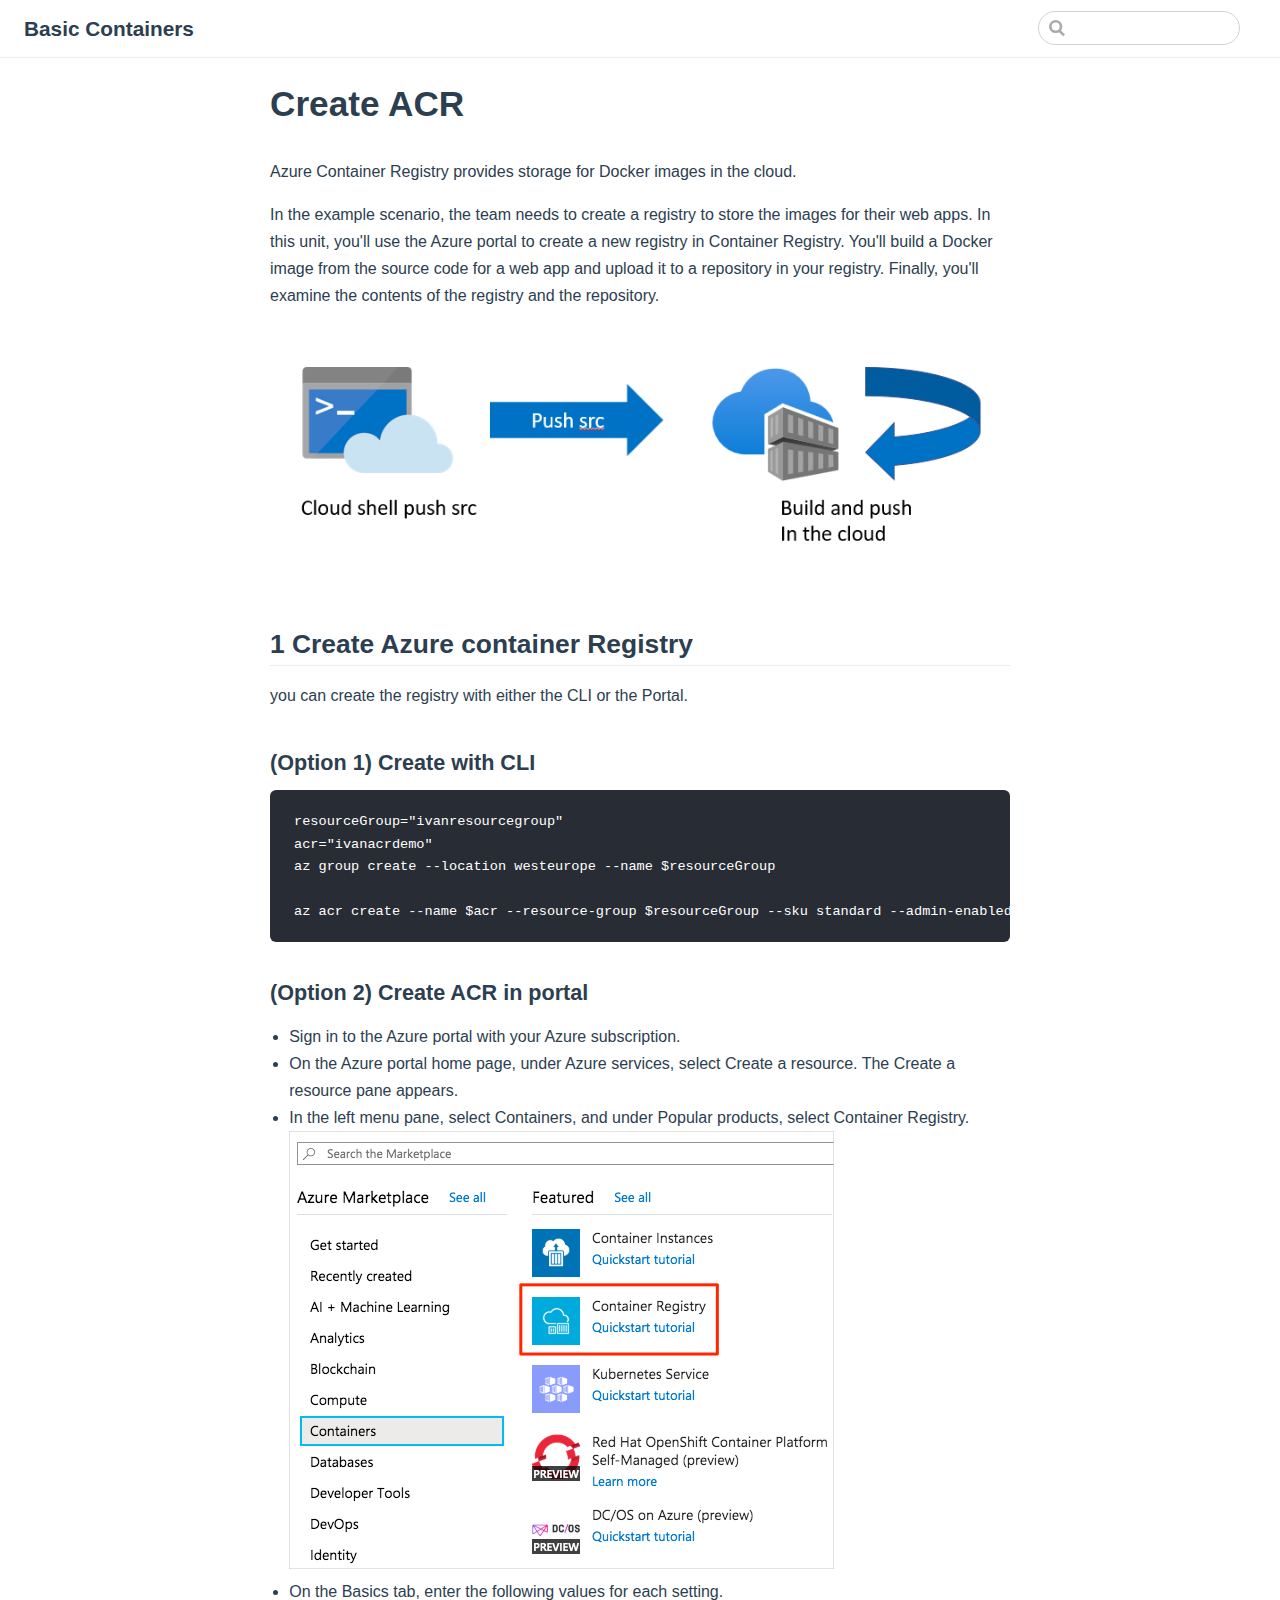
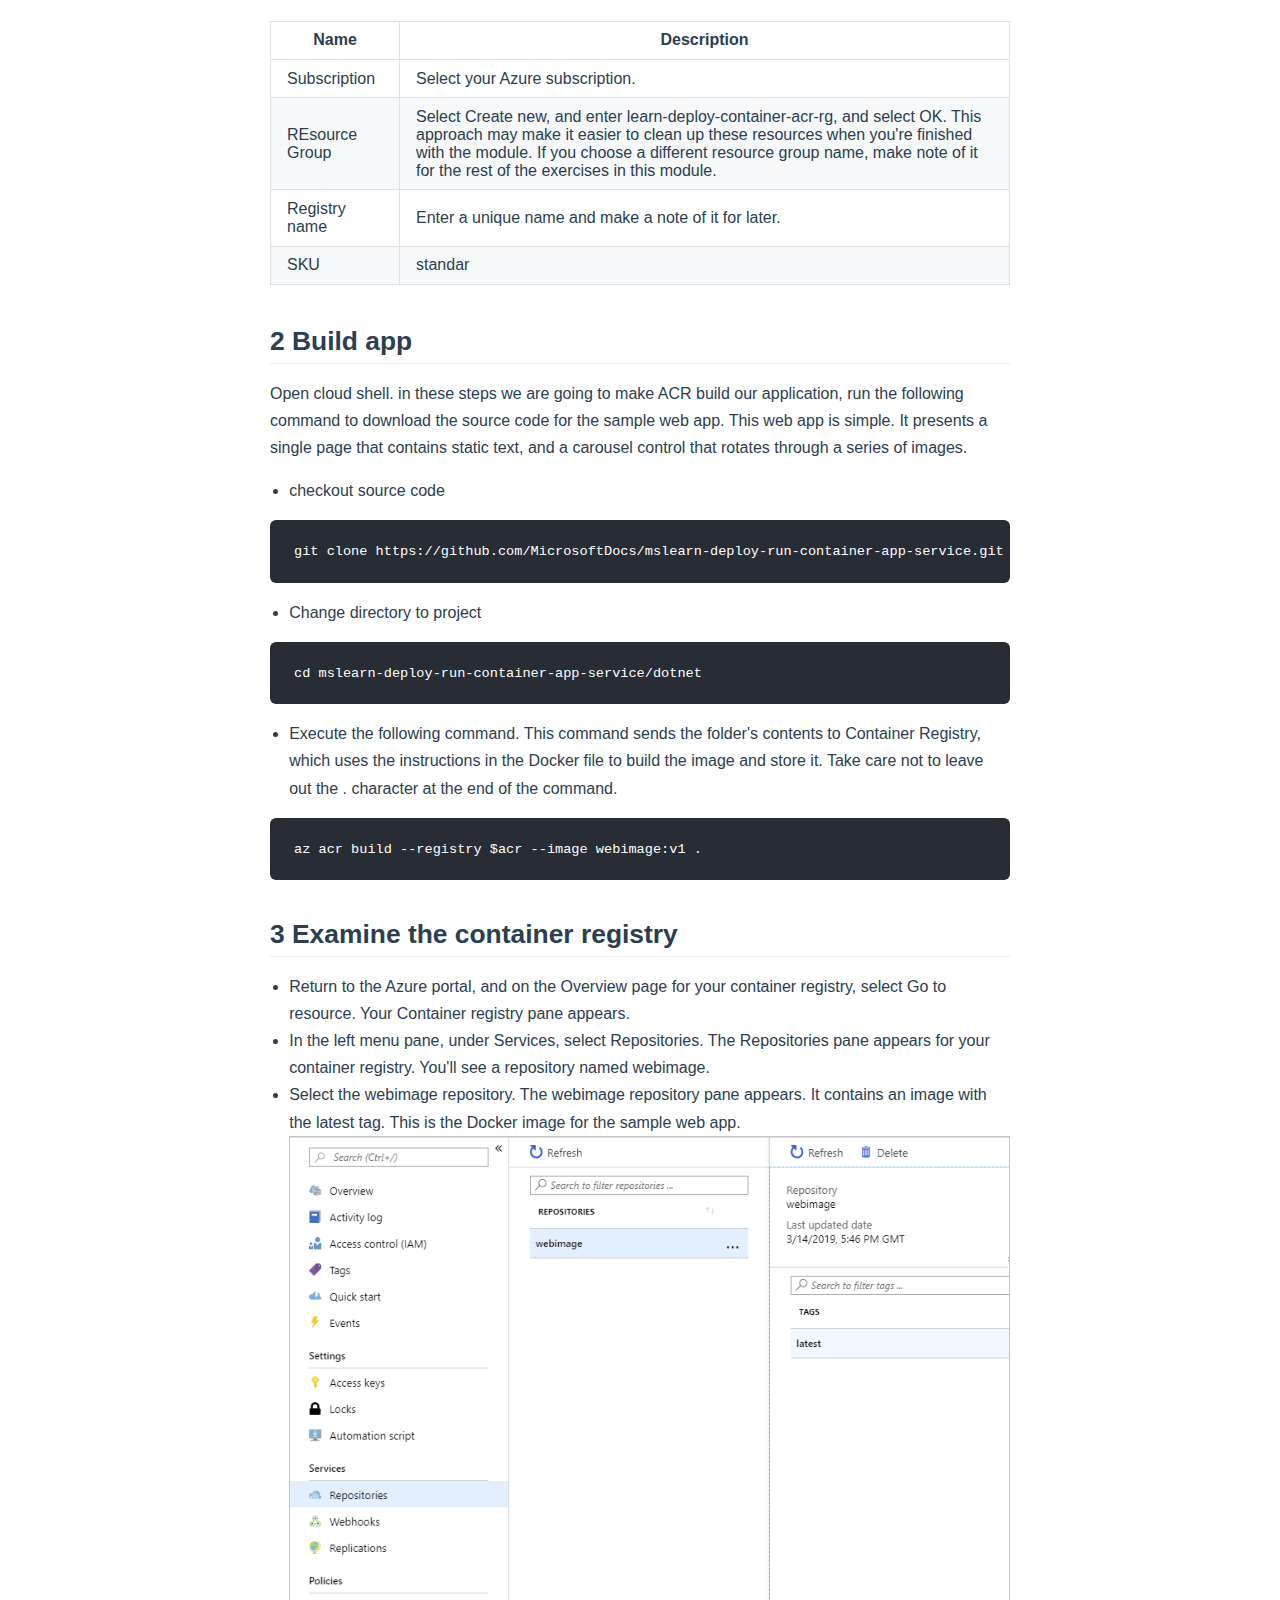
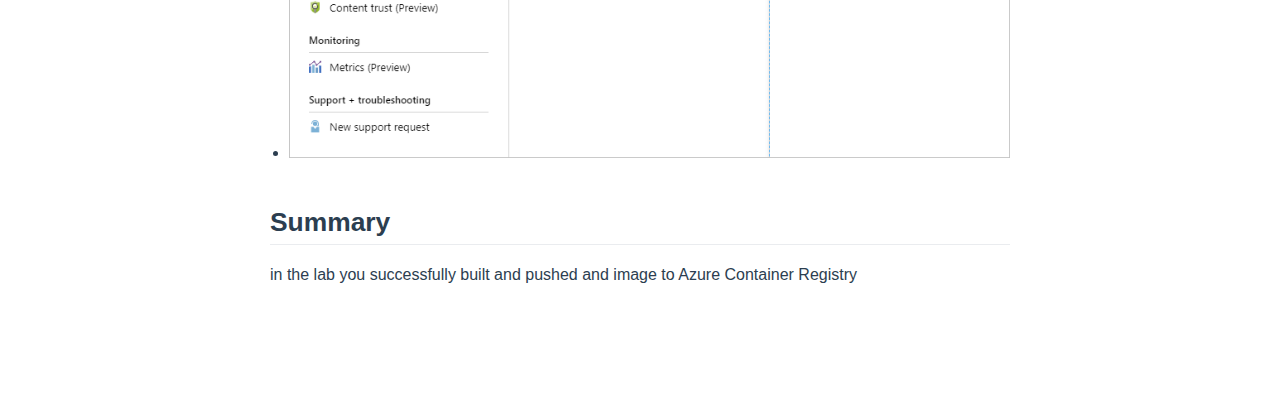
<file: webapps/lab1.html>
<!DOCTYPE html>
<html lang="en-US">
  <head>
    <meta charset="utf-8">
    <meta name="viewport" content="width=device-width,initial-scale=1">
    <title>Create ACR | Basic Containers </title>
    <meta name="generator" content="VuePress 1.8.2">
    
    <meta name="description" content="Collection of resources for developers to get started on Azure">
    
    <link rel="preload" href="/assets/css/0.styles.6514b516.css" as="style"><link rel="preload" href="/assets/js/app.118d21cd.js" as="script"><link rel="preload" href="/assets/js/2.33b91e66.js" as="script"><link rel="preload" href="/assets/js/7.5494837b.js" as="script"><link rel="prefetch" href="/assets/js/10.05c7de4b.js"><link rel="prefetch" href="/assets/js/11.8c5be6a9.js"><link rel="prefetch" href="/assets/js/12.87630292.js"><link rel="prefetch" href="/assets/js/13.88fe2e1e.js"><link rel="prefetch" href="/assets/js/14.17bd1cef.js"><link rel="prefetch" href="/assets/js/15.a78fd5a8.js"><link rel="prefetch" href="/assets/js/16.42e82f68.js"><link rel="prefetch" href="/assets/js/17.59bb41fd.js"><link rel="prefetch" href="/assets/js/3.040216d4.js"><link rel="prefetch" href="/assets/js/4.15d706e6.js"><link rel="prefetch" href="/assets/js/5.f337493f.js"><link rel="prefetch" href="/assets/js/6.4eddf5af.js"><link rel="prefetch" href="/assets/js/8.45c9161c.js"><link rel="prefetch" href="/assets/js/9.e59b2424.js">
    <link rel="stylesheet" href="/assets/css/0.styles.6514b516.css">
  </head>
  <body>
    <div id="app" data-server-rendered="true"><div class="theme-container no-sidebar"><header class="navbar"><div class="sidebar-button"><svg xmlns="http://www.w3.org/2000/svg" aria-hidden="true" role="img" viewBox="0 0 448 512" class="icon"><path fill="currentColor" d="M436 124H12c-6.627 0-12-5.373-12-12V80c0-6.627 5.373-12 12-12h424c6.627 0 12 5.373 12 12v32c0 6.627-5.373 12-12 12zm0 160H12c-6.627 0-12-5.373-12-12v-32c0-6.627 5.373-12 12-12h424c6.627 0 12 5.373 12 12v32c0 6.627-5.373 12-12 12zm0 160H12c-6.627 0-12-5.373-12-12v-32c0-6.627 5.373-12 12-12h424c6.627 0 12 5.373 12 12v32c0 6.627-5.373 12-12 12z"></path></svg></div> <a href="/" class="home-link router-link-active"><!----> <span class="site-name">Basic Containers </span></a> <div class="links"><div class="search-box"><input aria-label="Search" autocomplete="off" spellcheck="false" value=""> <!----></div> <!----></div></header> <div class="sidebar-mask"></div> <aside class="sidebar"><!---->  <!----> </aside> <main class="page"> <div class="theme-default-content content__default"><h1 id="create-acr"><a href="#create-acr" class="header-anchor">#</a> Create ACR</h1> <p>Azure Container Registry provides storage for Docker images in the cloud.</p> <p>In the example scenario, the team needs to create a registry to store the images for their web apps.
In this unit, you'll use the Azure portal to create a new registry in Container Registry. You'll build a Docker image from the source code for a web app and upload it to a repository in your registry. Finally, you'll examine the contents of the registry and the repository.
<img src="/assets/img/lab1overview.49cc2eb6.png" alt="lab1"></p> <h2 id="_1-create-azure-container-registry"><a href="#_1-create-azure-container-registry" class="header-anchor">#</a> 1  Create Azure container Registry</h2> <p>you can create the registry with either the CLI or the Portal.</p> <h3 id="option-1-create-with-cli"><a href="#option-1-create-with-cli" class="header-anchor">#</a> (Option 1)  Create with CLI</h3> <div class="language- extra-class"><pre class="language-text"><code>resourceGroup=&quot;ivanresourcegroup&quot;
acr=&quot;ivanacrdemo&quot;
az group create --location westeurope --name $resourceGroup 

az acr create --name $acr --resource-group $resourceGroup --sku standard --admin-enabled true
</code></pre></div><h3 id="option-2-create-acr-in-portal"><a href="#option-2-create-acr-in-portal" class="header-anchor">#</a> (Option 2) Create  ACR in portal</h3> <ul><li>Sign in to the Azure portal with your Azure subscription.</li> <li>On the Azure portal home page, under Azure services, select Create a resource. The Create a resource pane appears.</li> <li>In the left menu pane, select Containers, and under Popular products, select Container Registry.
<img src="/assets/img/1registry.b5b8bc69.png" alt="registry"></li> <li>On the Basics tab, enter the following values for each setting.</li></ul> <table><thead><tr><th>Name</th> <th>Description</th></tr></thead> <tbody><tr><td>Subscription</td> <td>Select your Azure subscription.</td></tr> <tr><td>REsource Group</td> <td>Select Create new, and enter learn-deploy-container-acr-rg, and select OK. This approach may make it easier to clean up these resources when you're finished with the module. If you choose a different resource group name, make note of it for the rest of the exercises in this module.</td></tr> <tr><td>Registry name</td> <td>Enter a unique name and make a note of it for later.</td></tr> <tr><td>SKU</td> <td>standar</td></tr></tbody></table> <h2 id="_2-build-app"><a href="#_2-build-app" class="header-anchor">#</a> 2 Build app</h2> <p>Open cloud shell. in these steps we are going to make ACR build our application, run the following command to download the source code for the sample web app. This web app is simple. It presents a single page that contains static text, and a carousel control that rotates through a series of images.</p> <ul><li>checkout source code</li></ul> <div class="language- extra-class"><pre class="language-text"><code>git clone https://github.com/MicrosoftDocs/mslearn-deploy-run-container-app-service.git
</code></pre></div><ul><li>Change directory to project</li></ul> <div class="language- extra-class"><pre class="language-text"><code>cd mslearn-deploy-run-container-app-service/dotnet
</code></pre></div><ul><li>Execute the following command. This command sends the folder's contents to Container Registry, which uses the instructions in the Docker file to build the image and store it. Take care not to leave out the . character at the end of the command.</li></ul> <div class="language- extra-class"><pre class="language-text"><code>az acr build --registry $acr --image webimage:v1 .
</code></pre></div><h2 id="_3-examine-the-container-registry"><a href="#_3-examine-the-container-registry" class="header-anchor">#</a> 3 Examine the container registry</h2> <ul><li>Return to the Azure portal, and on the Overview page for your container registry, select Go to resource. Your Container registry pane appears.</li> <li>In the left menu pane, under Services, select Repositories. The Repositories pane appears for your container registry. You'll see a repository named webimage.</li> <li>Select the webimage repository. The webimage repository pane appears. It contains an image with the latest tag. This is the Docker image for the sample web app.</li> <li><img src="/assets/img/2registry.d4ecb75b.png" alt="registry"></li></ul> <h2 id="summary"><a href="#summary" class="header-anchor">#</a> Summary</h2> <p>in the lab you successfully built and pushed and image to Azure Container Registry</p></div> <footer class="page-edit"><!----> <!----></footer> <!----> </main></div><div class="global-ui"></div></div>
    <script src="/assets/js/app.118d21cd.js" defer></script><script src="/assets/js/2.33b91e66.js" defer></script><script src="/assets/js/7.5494837b.js" defer></script>
  </body>
</html>
</file>
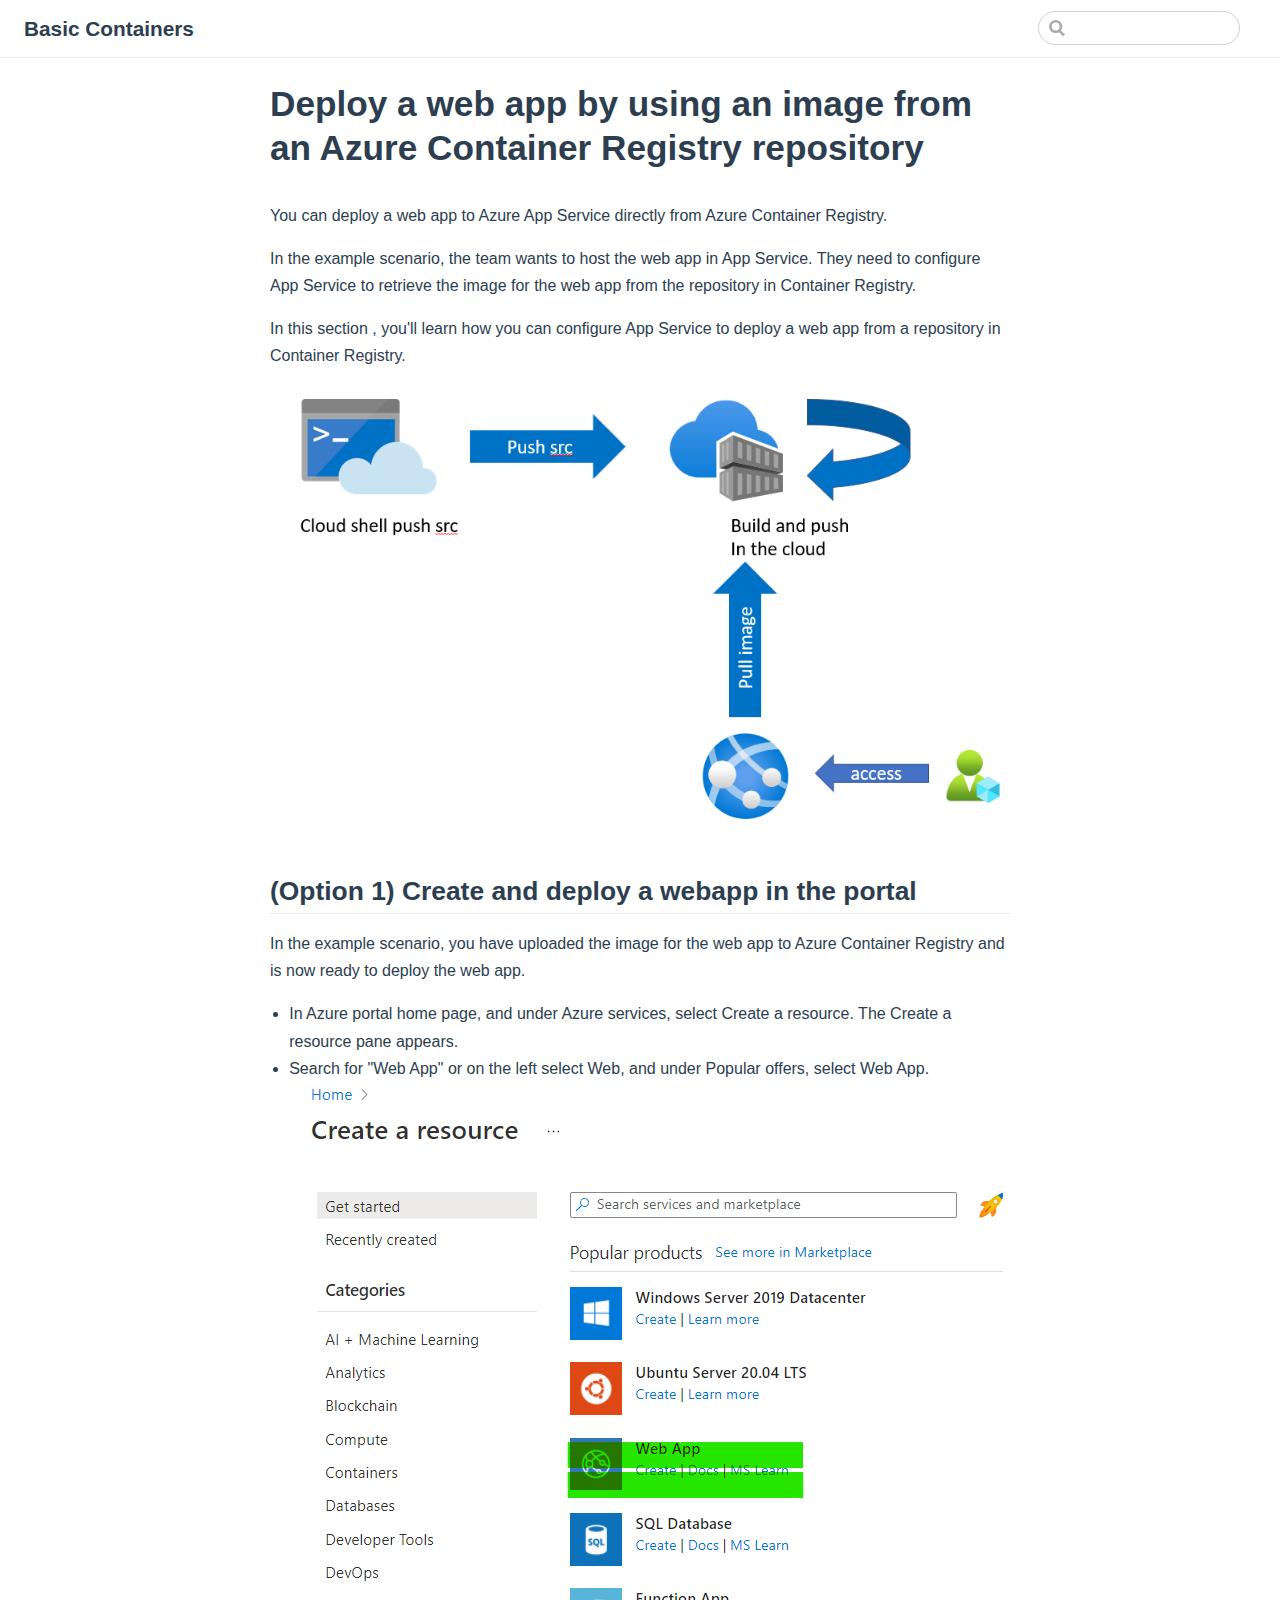
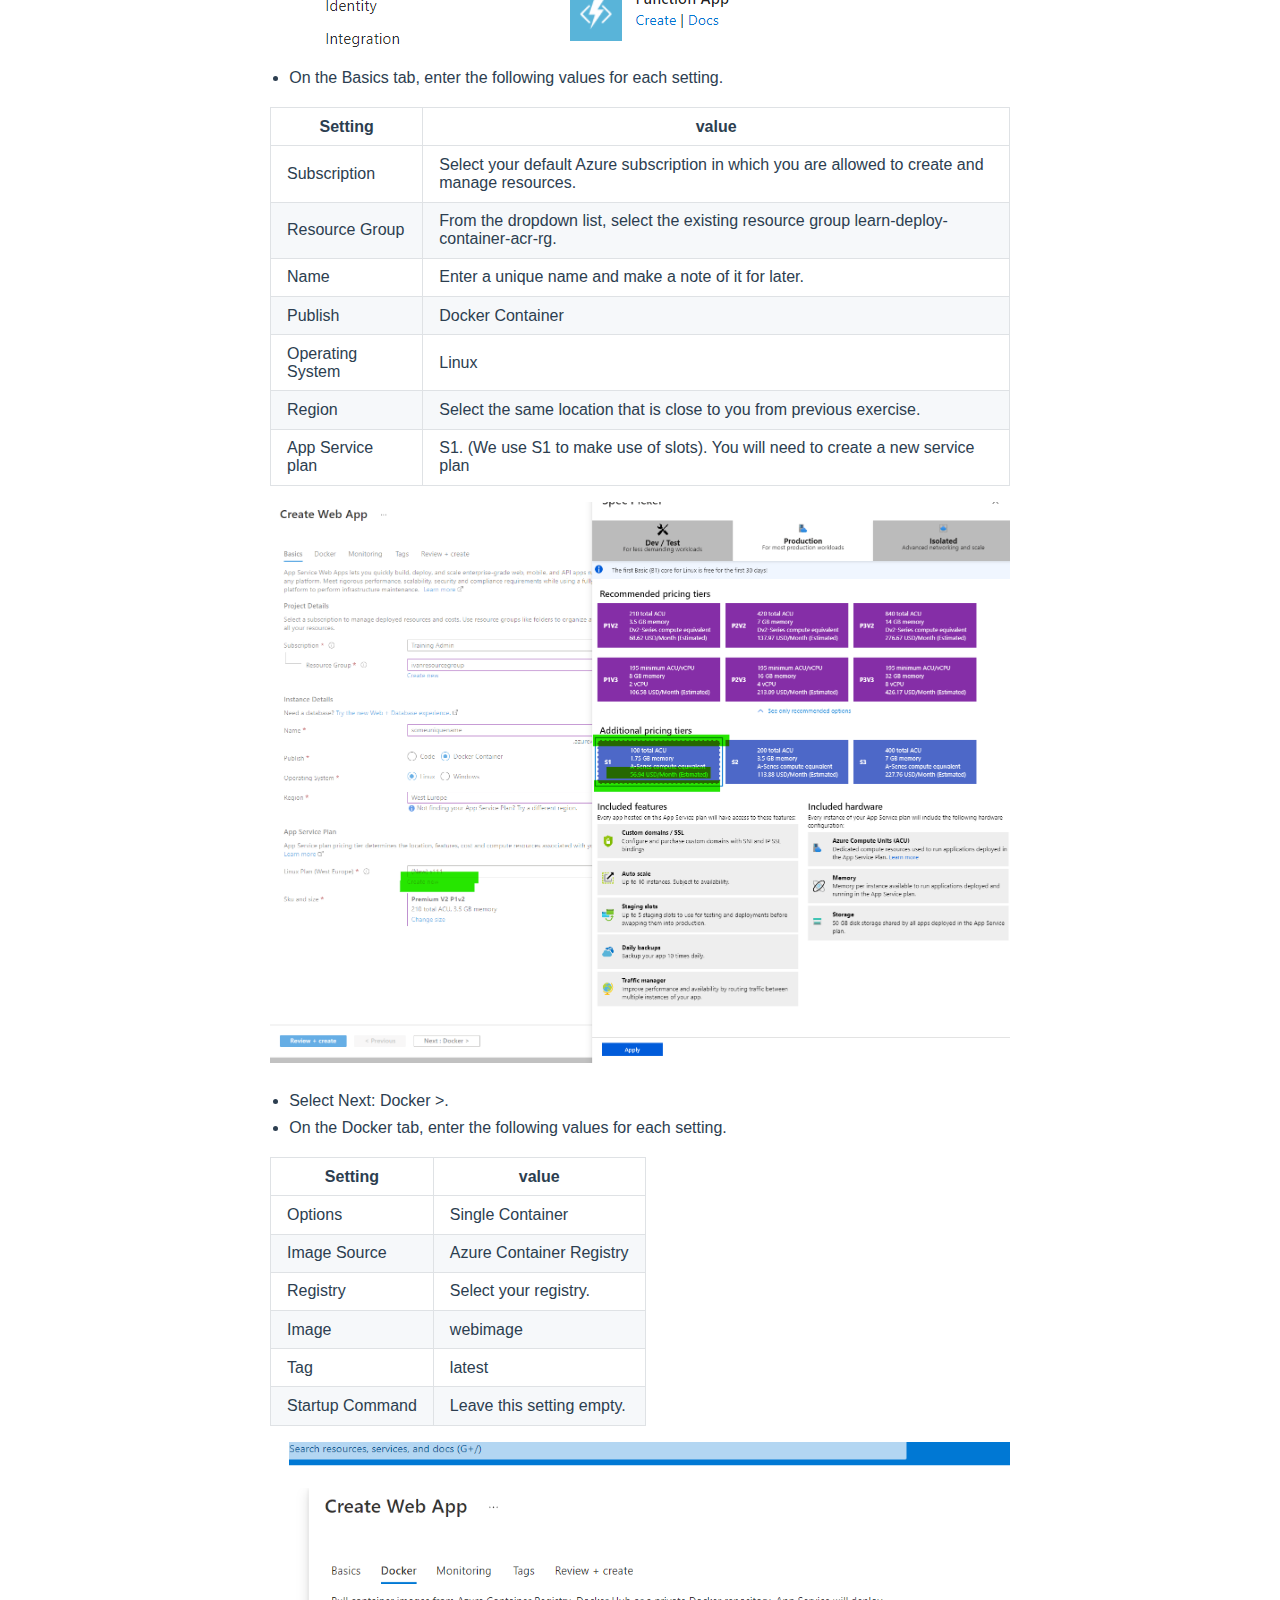
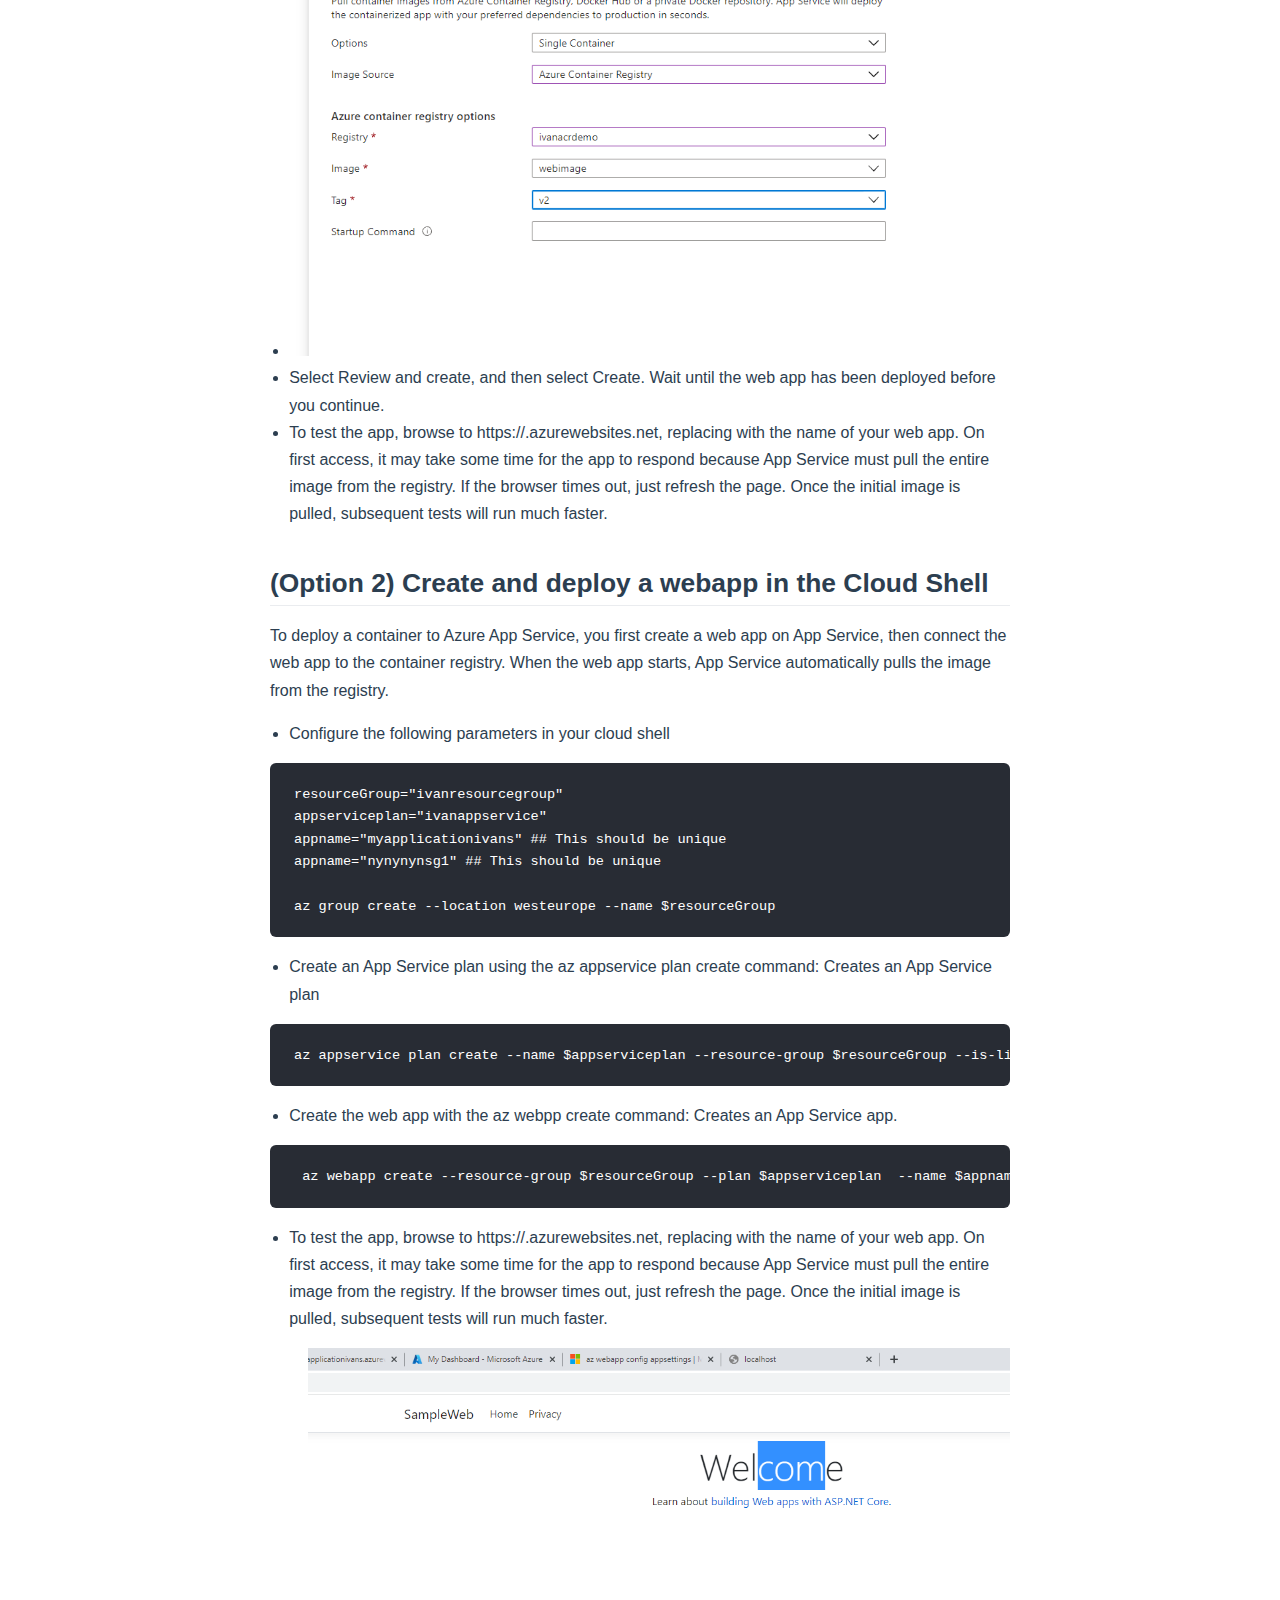
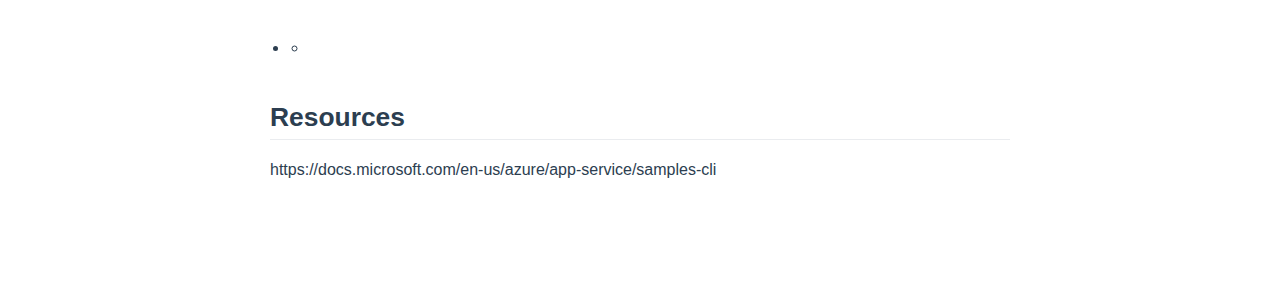
<file: webapps/lab2.html>
<!DOCTYPE html>
<html lang="en-US">
  <head>
    <meta charset="utf-8">
    <meta name="viewport" content="width=device-width,initial-scale=1">
    <title>Deploy a web app by using an image from an Azure Container Registry repository | Basic Containers </title>
    <meta name="generator" content="VuePress 1.8.2">
    
    <meta name="description" content="Collection of resources for developers to get started on Azure">
    
    <link rel="preload" href="/assets/css/0.styles.6514b516.css" as="style"><link rel="preload" href="/assets/js/app.118d21cd.js" as="script"><link rel="preload" href="/assets/js/2.33b91e66.js" as="script"><link rel="preload" href="/assets/js/5.f337493f.js" as="script"><link rel="prefetch" href="/assets/js/10.05c7de4b.js"><link rel="prefetch" href="/assets/js/11.8c5be6a9.js"><link rel="prefetch" href="/assets/js/12.87630292.js"><link rel="prefetch" href="/assets/js/13.88fe2e1e.js"><link rel="prefetch" href="/assets/js/14.17bd1cef.js"><link rel="prefetch" href="/assets/js/15.a78fd5a8.js"><link rel="prefetch" href="/assets/js/16.42e82f68.js"><link rel="prefetch" href="/assets/js/17.59bb41fd.js"><link rel="prefetch" href="/assets/js/3.040216d4.js"><link rel="prefetch" href="/assets/js/4.15d706e6.js"><link rel="prefetch" href="/assets/js/6.4eddf5af.js"><link rel="prefetch" href="/assets/js/7.5494837b.js"><link rel="prefetch" href="/assets/js/8.45c9161c.js"><link rel="prefetch" href="/assets/js/9.e59b2424.js">
    <link rel="stylesheet" href="/assets/css/0.styles.6514b516.css">
  </head>
  <body>
    <div id="app" data-server-rendered="true"><div class="theme-container no-sidebar"><header class="navbar"><div class="sidebar-button"><svg xmlns="http://www.w3.org/2000/svg" aria-hidden="true" role="img" viewBox="0 0 448 512" class="icon"><path fill="currentColor" d="M436 124H12c-6.627 0-12-5.373-12-12V80c0-6.627 5.373-12 12-12h424c6.627 0 12 5.373 12 12v32c0 6.627-5.373 12-12 12zm0 160H12c-6.627 0-12-5.373-12-12v-32c0-6.627 5.373-12 12-12h424c6.627 0 12 5.373 12 12v32c0 6.627-5.373 12-12 12zm0 160H12c-6.627 0-12-5.373-12-12v-32c0-6.627 5.373-12 12-12h424c6.627 0 12 5.373 12 12v32c0 6.627-5.373 12-12 12z"></path></svg></div> <a href="/" class="home-link router-link-active"><!----> <span class="site-name">Basic Containers </span></a> <div class="links"><div class="search-box"><input aria-label="Search" autocomplete="off" spellcheck="false" value=""> <!----></div> <!----></div></header> <div class="sidebar-mask"></div> <aside class="sidebar"><!---->  <!----> </aside> <main class="page"> <div class="theme-default-content content__default"><h1 id="deploy-a-web-app-by-using-an-image-from-an-azure-container-registry-repository"><a href="#deploy-a-web-app-by-using-an-image-from-an-azure-container-registry-repository" class="header-anchor">#</a> Deploy a web app by using an image from an Azure Container Registry repository</h1> <p>You can deploy a web app to Azure App Service directly from Azure Container Registry.</p> <p>In the example scenario, the team wants to host the web app in App Service. They need to configure App Service to retrieve the image for the web app from the repository in Container Registry.</p> <p>In this section , you'll learn how you can configure App Service to deploy a web app from a repository in Container Registry.
<img src="/assets/img/lab2overview.2377f3fb.png" alt="lab1"></p> <h2 id="option-1-create-and-deploy-a-webapp-in-the-portal"><a href="#option-1-create-and-deploy-a-webapp-in-the-portal" class="header-anchor">#</a> (Option 1) Create and deploy a webapp in the portal</h2> <p>In the example scenario, you have uploaded the image for the web app to Azure Container Registry and is now ready to deploy the web app.</p> <ul><li>In  Azure portal home page, and under Azure services, select Create a resource. The Create a resource pane appears.</li> <li>Search for &quot;Web App&quot; or on the left  select Web, and under Popular offers, select Web App.
<img src="/assets/img/3webapp.3a9bba75.png" alt="webapp"></li> <li>On the Basics tab, enter the following values for each setting.</li></ul> <table><thead><tr><th>Setting</th> <th>value</th></tr></thead> <tbody><tr><td>Subscription</td> <td>Select your default Azure subscription in which you are allowed to create and manage resources.</td></tr> <tr><td>Resource Group</td> <td>From the dropdown list, select the existing resource group learn-deploy-container-acr-rg.</td></tr> <tr><td>Name</td> <td>Enter a unique name and make a note of it for later.</td></tr> <tr><td>Publish</td> <td>Docker Container</td></tr> <tr><td>Operating System</td> <td>Linux</td></tr> <tr><td>Region</td> <td>Select the same location that is close to you from previous exercise.</td></tr> <tr><td>App Service plan</td> <td>S1. (We use S1 to make use of slots). You will need to create a new service plan</td></tr></tbody></table> <p><img src="/assets/img/4webapp.c4edbdcf.png" alt="webapp"></p> <ul><li>Select Next: Docker &gt;.</li> <li>On the Docker tab, enter the following values for each setting.</li></ul> <table><thead><tr><th>Setting</th> <th>value</th></tr></thead> <tbody><tr><td>Options</td> <td>Single Container</td></tr> <tr><td>Image Source</td> <td>Azure Container Registry</td></tr> <tr><td>Registry</td> <td>Select your registry.</td></tr> <tr><td>Image</td> <td>webimage</td></tr> <tr><td>Tag</td> <td>latest</td></tr> <tr><td>Startup Command</td> <td>Leave this setting empty.</td></tr></tbody></table> <ul><li><img src="/assets/img/5webapp.abcd86d4.png" alt="webapp"></li> <li>Select Review and create, and then select Create. Wait until the web app has been deployed before you continue.</li> <li>To test the app, browse to https://<app-name>.azurewebsites.net, replacing <app-name> with the name of your web app. On first access, it may take some time for the app to respond because App Service must pull the entire image from the registry. If the browser times out, just refresh the page. Once the initial image is pulled, subsequent tests will run much faster.</app-name></app-name></li></ul> <h2 id="option-2-create-and-deploy-a-webapp-in-the-cloud-shell"><a href="#option-2-create-and-deploy-a-webapp-in-the-cloud-shell" class="header-anchor">#</a> (Option 2) Create and deploy a webapp in the Cloud Shell</h2> <p>To deploy a container to Azure App Service, you first create a web app on App Service, then connect the web app to the container registry. When the web app starts, App Service automatically pulls the image from the registry.</p> <ul><li>Configure the following parameters in your cloud shell</li></ul> <div class="language- extra-class"><pre class="language-text"><code>resourceGroup=&quot;ivanresourcegroup&quot;
appserviceplan=&quot;ivanappservice&quot;
appname=&quot;myapplicationivans&quot; ## This should be unique
appname=&quot;nynynynsg1&quot; ## This should be unique

az group create --location westeurope --name $resourceGroup
</code></pre></div><ul><li>Create an App Service plan using the az appservice plan create command: Creates an App Service plan</li></ul> <div class="language- extra-class"><pre class="language-text"><code>az appservice plan create --name $appserviceplan --resource-group $resourceGroup --is-linux --sku S1
</code></pre></div><ul><li>Create the web app with the az webpp create command: 	Creates an App Service app.</li></ul> <div class="language- extra-class"><pre class="language-text"><code> az webapp create --resource-group $resourceGroup --plan $appserviceplan  --name $appname --deployment-container-image-name ivanacrdemo.azurecr.io/webimage:v1 
</code></pre></div><ul><li><p>To test the app, browse to https://<app-name>.azurewebsites.net, replacing <app-name> with the name of your web app. On first access, it may take some time for the app to respond because App Service must pull the entire image from the registry. If the browser times out, just refresh the page. Once the initial image is pulled, subsequent tests will run much faster.</app-name></app-name></p></li> <li><ul><li><img src="/assets/img/1webapp.5c3589b8.png" alt="webapüp"></li></ul></li></ul> <h2 id="resources"><a href="#resources" class="header-anchor">#</a> Resources</h2> <p>https://docs.microsoft.com/en-us/azure/app-service/samples-cli</p></div> <footer class="page-edit"><!----> <!----></footer> <!----> </main></div><div class="global-ui"></div></div>
    <script src="/assets/js/app.118d21cd.js" defer></script><script src="/assets/js/2.33b91e66.js" defer></script><script src="/assets/js/5.f337493f.js" defer></script>
  </body>
</html>
</file>
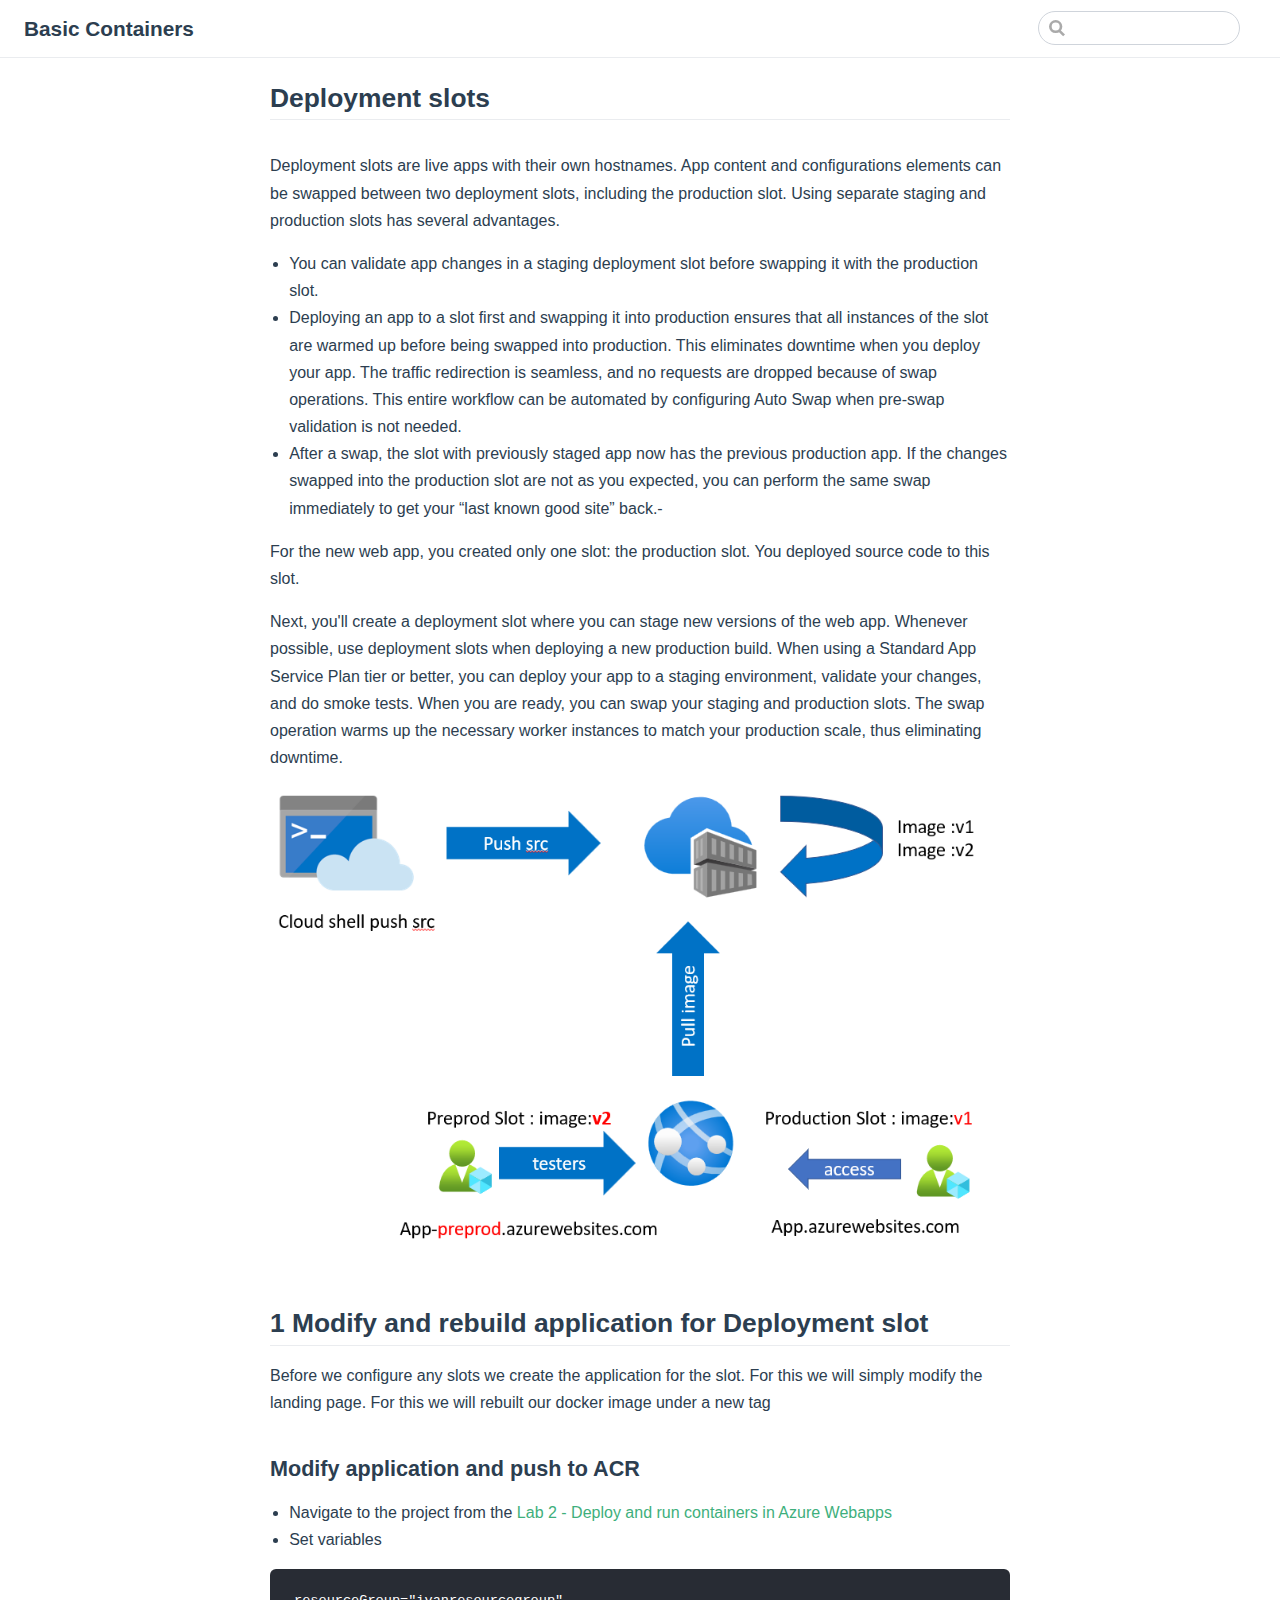
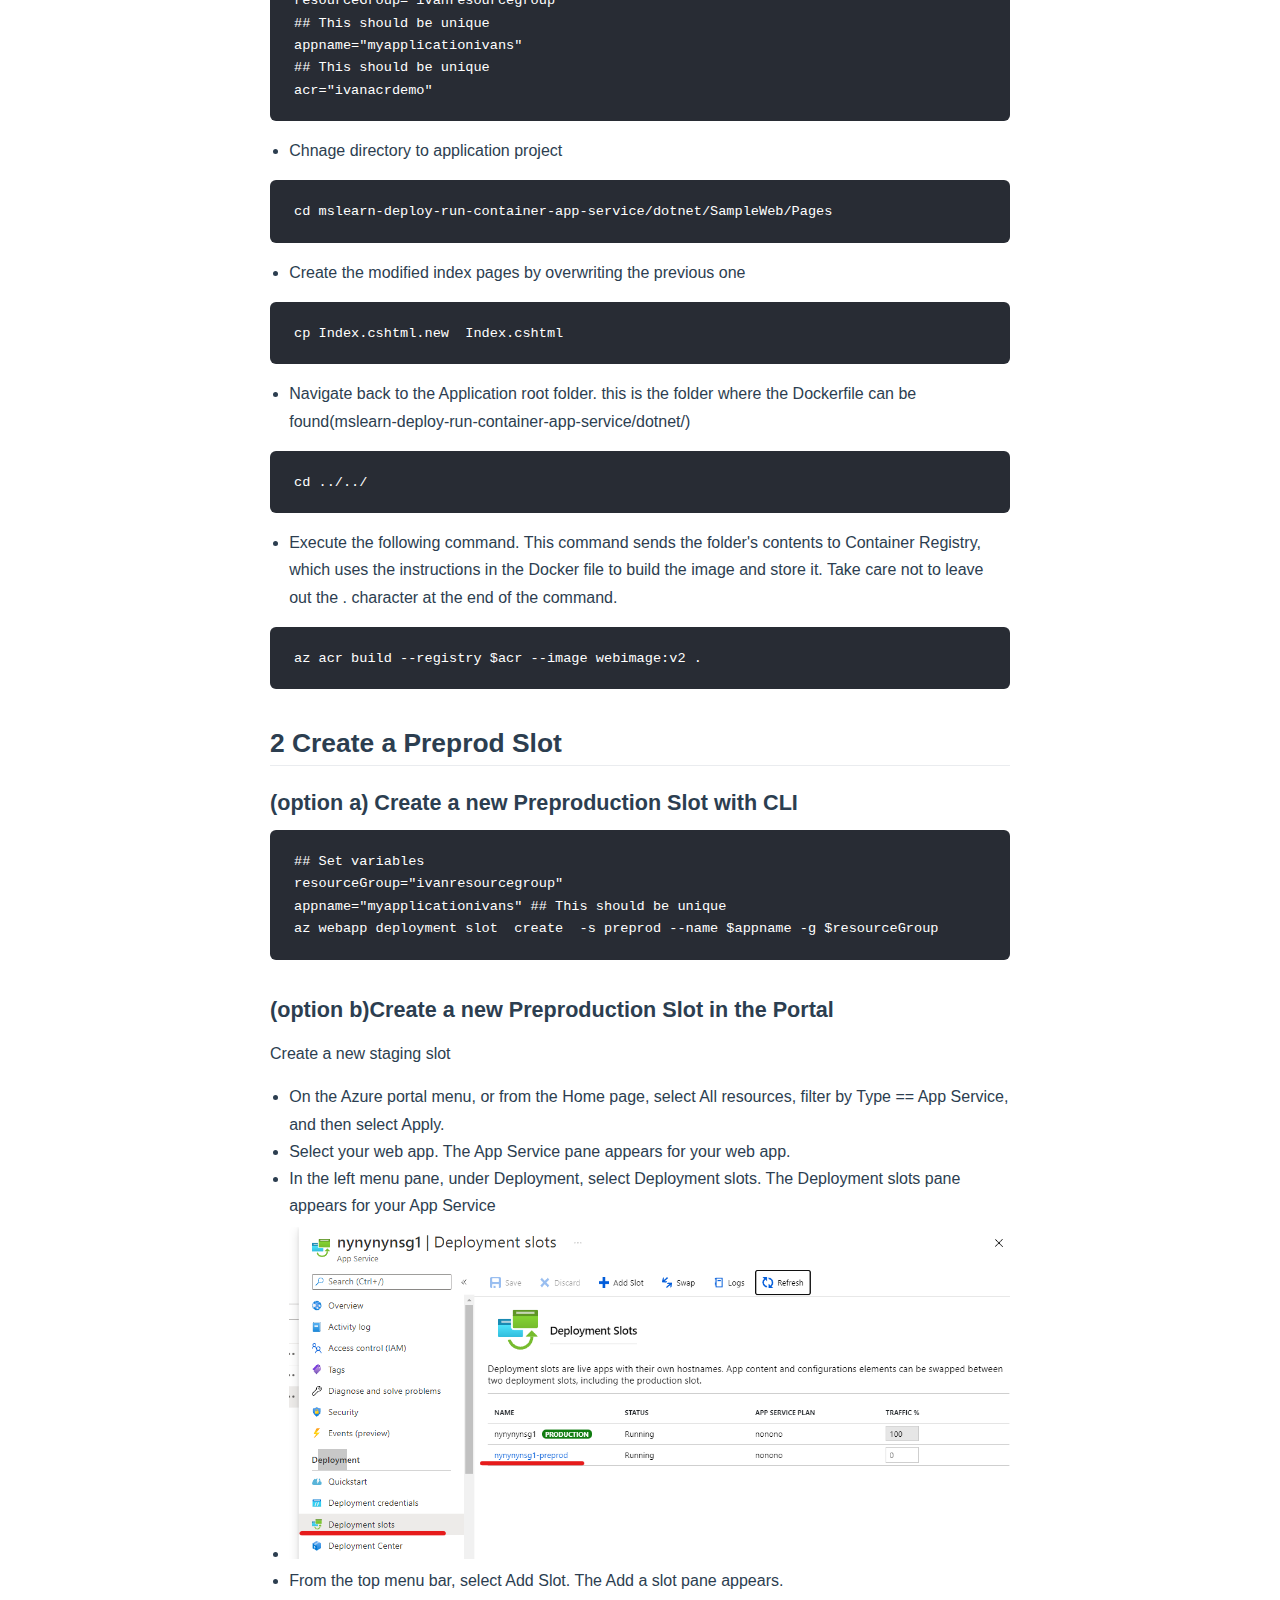
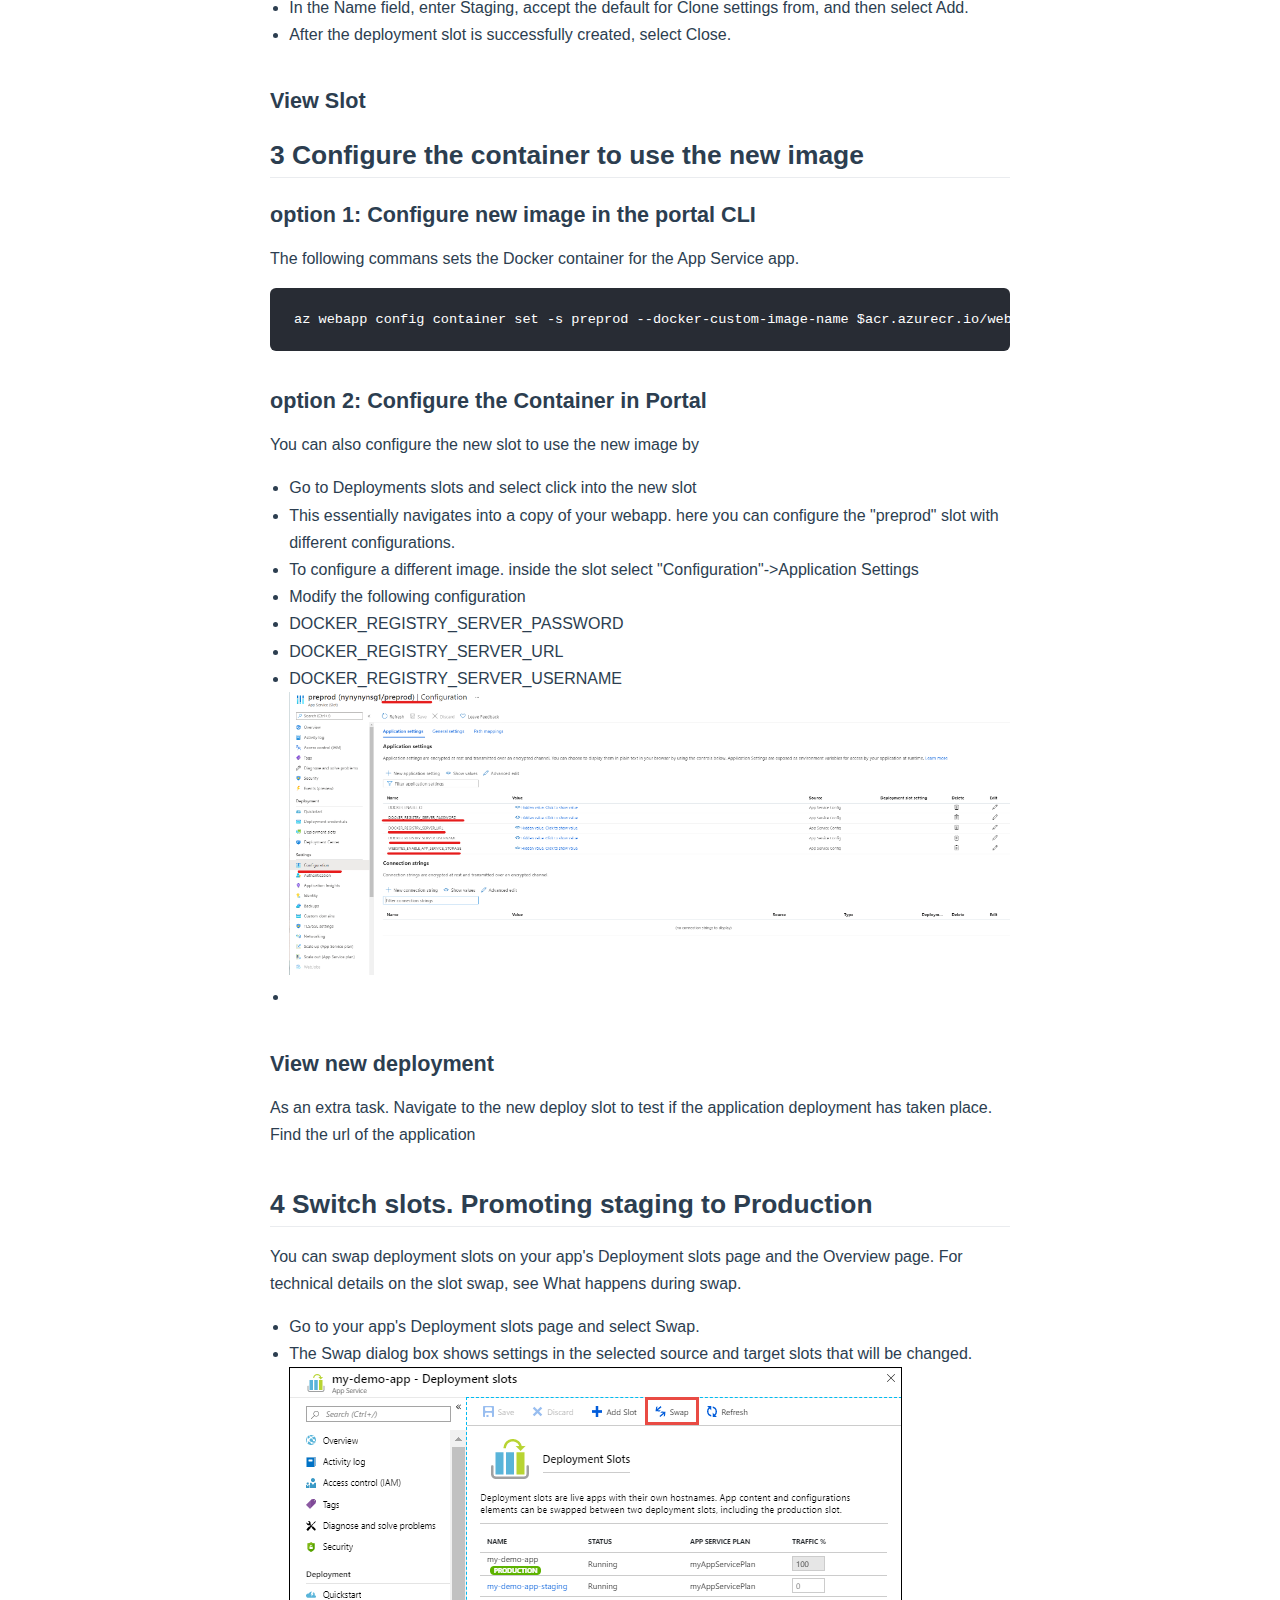
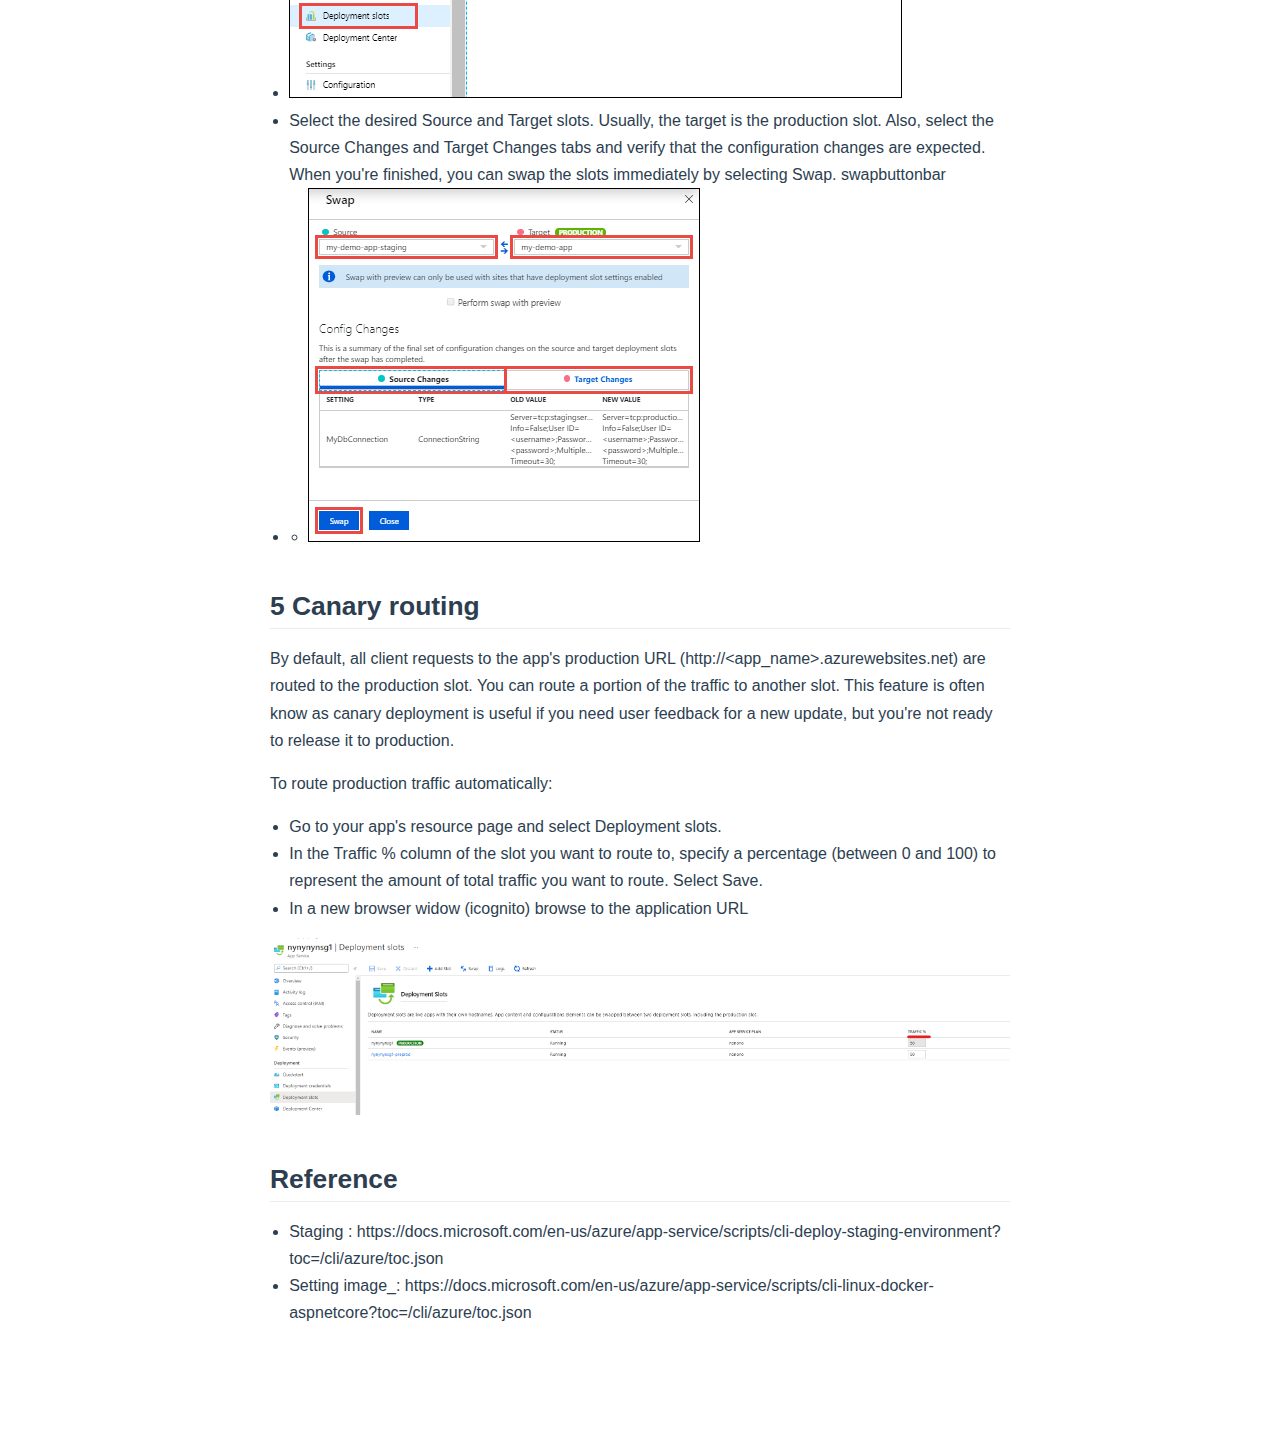
<file: webapps/lab3.html>
<!DOCTYPE html>
<html lang="en-US">
  <head>
    <meta charset="utf-8">
    <meta name="viewport" content="width=device-width,initial-scale=1">
    <title>Deployment slots | Basic Containers </title>
    <meta name="generator" content="VuePress 1.8.2">
    
    <meta name="description" content="Collection of resources for developers to get started on Azure">
    
    <link rel="preload" href="/assets/css/0.styles.6514b516.css" as="style"><link rel="preload" href="/assets/js/app.118d21cd.js" as="script"><link rel="preload" href="/assets/js/2.33b91e66.js" as="script"><link rel="preload" href="/assets/js/4.15d706e6.js" as="script"><link rel="prefetch" href="/assets/js/10.05c7de4b.js"><link rel="prefetch" href="/assets/js/11.8c5be6a9.js"><link rel="prefetch" href="/assets/js/12.87630292.js"><link rel="prefetch" href="/assets/js/13.88fe2e1e.js"><link rel="prefetch" href="/assets/js/14.17bd1cef.js"><link rel="prefetch" href="/assets/js/15.a78fd5a8.js"><link rel="prefetch" href="/assets/js/16.42e82f68.js"><link rel="prefetch" href="/assets/js/17.59bb41fd.js"><link rel="prefetch" href="/assets/js/3.040216d4.js"><link rel="prefetch" href="/assets/js/5.f337493f.js"><link rel="prefetch" href="/assets/js/6.4eddf5af.js"><link rel="prefetch" href="/assets/js/7.5494837b.js"><link rel="prefetch" href="/assets/js/8.45c9161c.js"><link rel="prefetch" href="/assets/js/9.e59b2424.js">
    <link rel="stylesheet" href="/assets/css/0.styles.6514b516.css">
  </head>
  <body>
    <div id="app" data-server-rendered="true"><div class="theme-container no-sidebar"><header class="navbar"><div class="sidebar-button"><svg xmlns="http://www.w3.org/2000/svg" aria-hidden="true" role="img" viewBox="0 0 448 512" class="icon"><path fill="currentColor" d="M436 124H12c-6.627 0-12-5.373-12-12V80c0-6.627 5.373-12 12-12h424c6.627 0 12 5.373 12 12v32c0 6.627-5.373 12-12 12zm0 160H12c-6.627 0-12-5.373-12-12v-32c0-6.627 5.373-12 12-12h424c6.627 0 12 5.373 12 12v32c0 6.627-5.373 12-12 12zm0 160H12c-6.627 0-12-5.373-12-12v-32c0-6.627 5.373-12 12-12h424c6.627 0 12 5.373 12 12v32c0 6.627-5.373 12-12 12z"></path></svg></div> <a href="/" class="home-link router-link-active"><!----> <span class="site-name">Basic Containers </span></a> <div class="links"><div class="search-box"><input aria-label="Search" autocomplete="off" spellcheck="false" value=""> <!----></div> <!----></div></header> <div class="sidebar-mask"></div> <aside class="sidebar"><!---->  <!----> </aside> <main class="page"> <div class="theme-default-content content__default"><h2 id="deployment-slots"><a href="#deployment-slots" class="header-anchor">#</a> Deployment slots</h2> <p>Deployment slots are live apps with their own hostnames. App content and configurations elements can be swapped between two deployment slots, including the production slot.
Using separate staging and production slots has several advantages.</p> <ul><li>You can validate app changes in a staging deployment slot before swapping it with the production slot.</li> <li>Deploying an app to a slot first and swapping it into production ensures that all instances of the slot are warmed up before being swapped into production. This eliminates downtime when you deploy your app. The traffic redirection is seamless, and no requests are dropped because of swap operations. This entire workflow can be automated by configuring Auto Swap when pre-swap validation is not needed.</li> <li>After a swap, the slot with previously staged app now has the previous production app. If the changes swapped into the production slot are not as you expected, you can perform the same swap immediately to get your “last known good site” back.-</li></ul> <p>For the new web app, you created only one slot: the production slot. You deployed source code to this slot.</p> <p>Next, you'll create a deployment slot where you can stage new versions of the web app. Whenever possible, use deployment slots when deploying a new production build. When using a Standard App Service Plan tier or better, you can deploy your app to a staging environment, validate your changes, and do smoke tests. When you are ready, you can swap your staging and production slots. The swap operation warms up the necessary worker instances to match your production scale, thus eliminating downtime.
<img src="/assets/img/lab3overview.886ff3bd.png" alt="lab1"></p> <h2 id="_1-modify-and-rebuild-application-for-deployment-slot"><a href="#_1-modify-and-rebuild-application-for-deployment-slot" class="header-anchor">#</a> 1 Modify and rebuild application  for Deployment slot</h2> <p>Before we configure any slots we create the application for the slot. For this we will simply modify the landing page. For this we will rebuilt our docker image under a new tag</p> <h3 id="modify-application-and-push-to-acr"><a href="#modify-application-and-push-to-acr" class="header-anchor">#</a> Modify application and push to ACR</h3> <ul><li>Navigate to the project from the <a href="/webapps/webappdeploy.html">Lab 2 - Deploy and run containers in Azure Webapps </a></li> <li>Set variables</li></ul> <div class="language- extra-class"><pre class="language-text"><code>resourceGroup=&quot;ivanresourcegroup&quot;
## This should be unique
appname=&quot;myapplicationivans&quot; 
## This should be unique
acr=&quot;ivanacrdemo&quot;
</code></pre></div><ul><li>Chnage directory to application project</li></ul> <div class="language- extra-class"><pre class="language-text"><code>cd mslearn-deploy-run-container-app-service/dotnet/SampleWeb/Pages
</code></pre></div><ul><li>Create the modified index pages by overwriting the previous one</li></ul> <div class="language- extra-class"><pre class="language-text"><code>cp Index.cshtml.new  Index.cshtml
</code></pre></div><ul><li>Navigate back to the Application root folder. this is the folder where the Dockerfile can be found(mslearn-deploy-run-container-app-service/dotnet/)</li></ul> <div class="language- extra-class"><pre class="language-text"><code>cd ../../
</code></pre></div><ul><li>Execute the following command. This command sends the folder's contents to Container Registry, which uses the instructions in the Docker file to build the image and store it. Take care not to leave out the . character at the end of the command.</li></ul> <div class="language- extra-class"><pre class="language-text"><code>az acr build --registry $acr --image webimage:v2 .
</code></pre></div><h2 id="_2-create-a-preprod-slot"><a href="#_2-create-a-preprod-slot" class="header-anchor">#</a> 2 Create a Preprod Slot</h2> <h3 id="option-a-create-a-new-preproduction-slot-with-cli"><a href="#option-a-create-a-new-preproduction-slot-with-cli" class="header-anchor">#</a> (option a) Create a new Preproduction Slot with CLI</h3> <div class="language- extra-class"><pre class="language-text"><code>## Set variables 
resourceGroup=&quot;ivanresourcegroup&quot;
appname=&quot;myapplicationivans&quot; ## This should be unique
az webapp deployment slot  create  -s preprod --name $appname -g $resourceGroup
</code></pre></div><h3 id="option-b-create-a-new-preproduction-slot-in-the-portal"><a href="#option-b-create-a-new-preproduction-slot-in-the-portal" class="header-anchor">#</a> (option b)Create a new Preproduction Slot in the Portal</h3> <p>Create a new staging slot</p> <ul><li>On the Azure portal menu, or from the Home page, select All resources, filter by Type == App Service, and then select Apply.</li> <li>Select your web app. The App Service pane appears for your web app.</li> <li>In the left menu pane, under Deployment, select Deployment slots. The Deployment slots pane appears for your App Service</li> <li><img src="/assets/img/1slots.7585ae32.png" alt="registry"></li> <li>From the top menu bar, select Add Slot. The Add a slot pane appears.</li> <li>In the Name field, enter Staging, accept the default for Clone settings from, and then select Add.</li> <li>After the deployment slot is successfully created, select Close.</li></ul> <h3 id="view-slot"><a href="#view-slot" class="header-anchor">#</a> View Slot</h3> <h2 id="_3-configure-the-container-to-use-the-new-image"><a href="#_3-configure-the-container-to-use-the-new-image" class="header-anchor">#</a> 3 Configure the container to use the new image</h2> <h3 id="option-1-configure-new-image-in-the-portal-cli"><a href="#option-1-configure-new-image-in-the-portal-cli" class="header-anchor">#</a> option 1: Configure new image in the portal CLI</h3> <p>The following commans sets the Docker container for the App Service app.</p> <div class="language- extra-class"><pre class="language-text"><code>az webapp config container set -s preprod --docker-custom-image-name $acr.azurecr.io/webimage:v2 -g $resourceGroup --name $appname  --docker-registry-server-url  https://$acr.azurecr.io
</code></pre></div><h3 id="option-2-configure-the-container-in-portal"><a href="#option-2-configure-the-container-in-portal" class="header-anchor">#</a> option 2: Configure the Container in Portal</h3> <p>You can also configure the new slot to use the new image by</p> <ul><li>Go to Deployments slots and select click into the new slot</li> <li>This essentially navigates into a copy of your webapp. here you can configure the &quot;preprod&quot; slot with different configurations.</li> <li>To configure a different image. inside the slot select &quot;Configuration&quot;-&gt;Application Settings</li> <li>Modify the following configuration</li> <li>DOCKER_REGISTRY_SERVER_PASSWORD</li> <li>DOCKER_REGISTRY_SERVER_URL</li> <li>DOCKER_REGISTRY_SERVER_USERNAME
<img src="/assets/img/dockerimageslots.342a6b39.png" alt="registry"></li> <li></li></ul> <h3 id="view-new-deployment"><a href="#view-new-deployment" class="header-anchor">#</a> View new deployment</h3> <p>As an extra task. Navigate to the new deploy slot to test if the application deployment has taken place. Find the url of the application</p> <h2 id="_4-switch-slots-promoting-staging-to-production"><a href="#_4-switch-slots-promoting-staging-to-production" class="header-anchor">#</a> 4 Switch slots. Promoting staging to Production</h2> <p>You can swap deployment slots on your app's Deployment slots page and the Overview page. For technical details on the slot swap, see What happens during swap.</p> <ul><li>Go to your app's Deployment slots page and select Swap.</li> <li>The Swap dialog box shows settings in the selected source and target slots that will be changed.</li> <li><img src="/assets/img/swapbuttonbar.6d275942.png" alt="registry"></li> <li>Select the desired Source and Target slots. Usually, the target is the production slot. Also, select the Source Changes and Target Changes tabs and verify that the configuration changes are expected. When you're finished, you can swap the slots immediately by selecting Swap.
swapbuttonbar</li> <li><ul><li><img src="/assets/img/swapimmediately.80f83f7f.png" alt="registry"></li></ul></li></ul> <h2 id="_5-canary-routing"><a href="#_5-canary-routing" class="header-anchor">#</a> 5 Canary routing</h2> <p>By default, all client requests to the app's production URL (http://&lt;app_name&gt;.azurewebsites.net) are routed to the production slot. You can route a portion of the traffic to another slot.  This feature is often know as canary deployment is useful if you need user feedback for a new update, but you're not ready to release it to production.</p> <p>To route production traffic automatically:</p> <ul><li>Go to your app's resource page and select Deployment slots.</li> <li>In the Traffic % column of the slot you want to route to, specify a percentage (between 0 and 100) to represent the amount of total traffic you want to route. Select Save.</li> <li>In a new browser widow (icognito) browse to the application URL</li></ul> <p><img src="/assets/img/routetrafficslot.7e47fda1.png" alt="registry"></p> <h2 id="reference"><a href="#reference" class="header-anchor">#</a> Reference</h2> <ul><li>Staging : https://docs.microsoft.com/en-us/azure/app-service/scripts/cli-deploy-staging-environment?toc=/cli/azure/toc.json</li> <li>Setting image_: https://docs.microsoft.com/en-us/azure/app-service/scripts/cli-linux-docker-aspnetcore?toc=/cli/azure/toc.json</li></ul></div> <footer class="page-edit"><!----> <!----></footer> <!----> </main></div><div class="global-ui"></div></div>
    <script src="/assets/js/app.118d21cd.js" defer></script><script src="/assets/js/2.33b91e66.js" defer></script><script src="/assets/js/4.15d706e6.js" defer></script>
  </body>
</html>
</file>
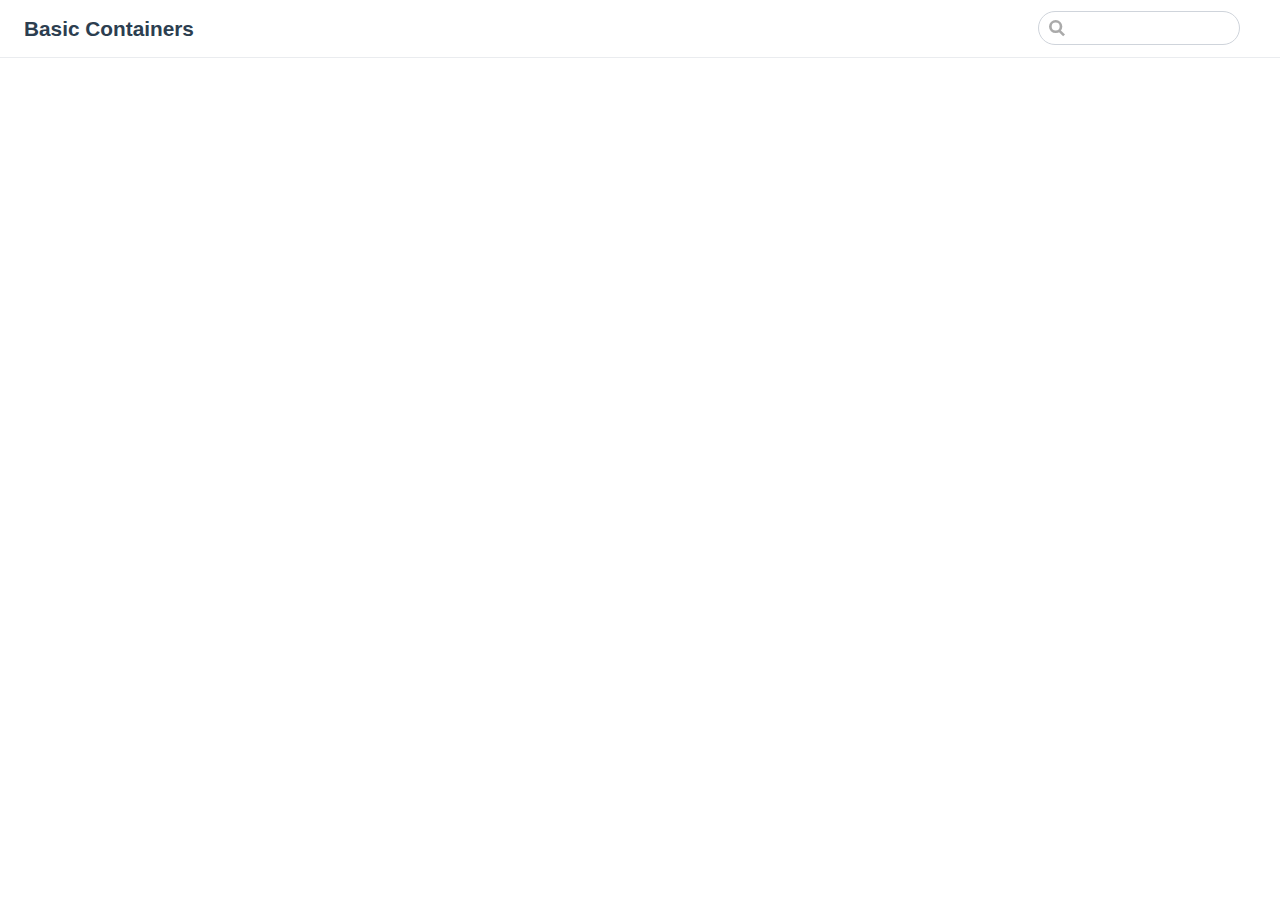
<file: webapps/lab6.html>
<!DOCTYPE html>
<html lang="en-US">
  <head>
    <meta charset="utf-8">
    <meta name="viewport" content="width=device-width,initial-scale=1">
    <title>Basic Containers </title>
    <meta name="generator" content="VuePress 1.8.2">
    
    <meta name="description" content="Collection of resources for developers to get started on Azure">
    
    <link rel="preload" href="/assets/css/0.styles.6514b516.css" as="style"><link rel="preload" href="/assets/js/app.118d21cd.js" as="script"><link rel="preload" href="/assets/js/2.33b91e66.js" as="script"><link rel="preload" href="/assets/js/17.59bb41fd.js" as="script"><link rel="prefetch" href="/assets/js/10.05c7de4b.js"><link rel="prefetch" href="/assets/js/11.8c5be6a9.js"><link rel="prefetch" href="/assets/js/12.87630292.js"><link rel="prefetch" href="/assets/js/13.88fe2e1e.js"><link rel="prefetch" href="/assets/js/14.17bd1cef.js"><link rel="prefetch" href="/assets/js/15.a78fd5a8.js"><link rel="prefetch" href="/assets/js/16.42e82f68.js"><link rel="prefetch" href="/assets/js/3.040216d4.js"><link rel="prefetch" href="/assets/js/4.15d706e6.js"><link rel="prefetch" href="/assets/js/5.f337493f.js"><link rel="prefetch" href="/assets/js/6.4eddf5af.js"><link rel="prefetch" href="/assets/js/7.5494837b.js"><link rel="prefetch" href="/assets/js/8.45c9161c.js"><link rel="prefetch" href="/assets/js/9.e59b2424.js">
    <link rel="stylesheet" href="/assets/css/0.styles.6514b516.css">
  </head>
  <body>
    <div id="app" data-server-rendered="true"><div class="theme-container no-sidebar"><header class="navbar"><div class="sidebar-button"><svg xmlns="http://www.w3.org/2000/svg" aria-hidden="true" role="img" viewBox="0 0 448 512" class="icon"><path fill="currentColor" d="M436 124H12c-6.627 0-12-5.373-12-12V80c0-6.627 5.373-12 12-12h424c6.627 0 12 5.373 12 12v32c0 6.627-5.373 12-12 12zm0 160H12c-6.627 0-12-5.373-12-12v-32c0-6.627 5.373-12 12-12h424c6.627 0 12 5.373 12 12v32c0 6.627-5.373 12-12 12zm0 160H12c-6.627 0-12-5.373-12-12v-32c0-6.627 5.373-12 12-12h424c6.627 0 12 5.373 12 12v32c0 6.627-5.373 12-12 12z"></path></svg></div> <a href="/" class="home-link router-link-active"><!----> <span class="site-name">Basic Containers </span></a> <div class="links"><div class="search-box"><input aria-label="Search" autocomplete="off" spellcheck="false" value=""> <!----></div> <!----></div></header> <div class="sidebar-mask"></div> <aside class="sidebar"><!---->  <!----> </aside> <main class="page"> <div class="theme-default-content content__default"></div> <footer class="page-edit"><!----> <!----></footer> <!----> </main></div><div class="global-ui"></div></div>
    <script src="/assets/js/app.118d21cd.js" defer></script><script src="/assets/js/2.33b91e66.js" defer></script><script src="/assets/js/17.59bb41fd.js" defer></script>
  </body>
</html>
</file>
<file: assets/css/0.styles.6514b516.css>
code[class*=language-],pre[class*=language-]{color:#ccc;background:none;font-family:Consolas,Monaco,Andale Mono,Ubuntu Mono,monospace;font-size:1em;text-align:left;white-space:pre;word-spacing:normal;word-break:normal;word-wrap:normal;line-height:1.5;-o-tab-size:4;tab-size:4;-webkit-hyphens:none;hyphens:none}pre[class*=language-]{padding:1em;margin:.5em 0;overflow:auto}:not(pre)>code[class*=language-],pre[class*=language-]{background:#2d2d2d}:not(pre)>code[class*=language-]{padding:.1em;border-radius:.3em;white-space:normal}.token.block-comment,.token.cdata,.token.comment,.token.doctype,.token.prolog{color:#999}.token.punctuation{color:#ccc}.token.attr-name,.token.deleted,.token.namespace,.token.tag{color:#e2777a}.token.function-name{color:#6196cc}.token.boolean,.token.function,.token.number{color:#f08d49}.token.class-name,.token.constant,.token.property,.token.symbol{color:#f8c555}.token.atrule,.token.builtin,.token.important,.token.keyword,.token.selector{color:#cc99cd}.token.attr-value,.token.char,.token.regex,.token.string,.token.variable{color:#7ec699}.token.entity,.token.operator,.token.url{color:#67cdcc}.token.bold,.token.important{font-weight:700}.token.italic{font-style:italic}.token.entity{cursor:help}.token.inserted{color:green}.theme-default-content code{color:#476582;padding:.25rem .5rem;margin:0;font-size:.85em;background-color:rgba(27,31,35,.05);border-radius:3px}.theme-default-content code .token.deleted{color:#ec5975}.theme-default-content code .token.inserted{color:#3eaf7c}.theme-default-content pre,.theme-default-content pre[class*=language-]{line-height:1.4;padding:1.25rem 1.5rem;margin:.85rem 0;background-color:#282c34;border-radius:6px;overflow:auto}.theme-default-content pre[class*=language-] code,.theme-default-content pre code{color:#fff;padding:0;background-color:transparent;border-radius:0}div[class*=language-]{position:relative;background-color:#282c34;border-radius:6px}div[class*=language-] .highlight-lines{-webkit-user-select:none;user-select:none;padding-top:1.3rem;position:absolute;top:0;left:0;width:100%;line-height:1.4}div[class*=language-] .highlight-lines .highlighted{background-color:rgba(0,0,0,.66)}div[class*=language-] pre,div[class*=language-] pre[class*=language-]{background:transparent;position:relative;z-index:1}div[class*=language-]:before{position:absolute;z-index:3;top:.8em;right:1em;font-size:.75rem;color:hsla(0,0%,100%,.4)}div[class*=language-]:not(.line-numbers-mode) .line-numbers-wrapper{display:none}div[class*=language-].line-numbers-mode .highlight-lines .highlighted{position:relative}div[class*=language-].line-numbers-mode .highlight-lines .highlighted:before{content:" ";position:absolute;z-index:3;left:0;top:0;display:block;width:3.5rem;height:100%;background-color:rgba(0,0,0,.66)}div[class*=language-].line-numbers-mode pre{padding-left:4.5rem;vertical-align:middle}div[class*=language-].line-numbers-mode .line-numbers-wrapper{position:absolute;top:0;width:3.5rem;text-align:center;color:hsla(0,0%,100%,.3);padding:1.25rem 0;line-height:1.4}div[class*=language-].line-numbers-mode .line-numbers-wrapper br{-webkit-user-select:none;user-select:none}div[class*=language-].line-numbers-mode .line-numbers-wrapper .line-number{position:relative;z-index:4;-webkit-user-select:none;user-select:none;font-size:.85em}div[class*=language-].line-numbers-mode:after{content:"";position:absolute;z-index:2;top:0;left:0;width:3.5rem;height:100%;border-radius:6px 0 0 6px;border-right:1px solid rgba(0,0,0,.66);background-color:#282c34}div[class~=language-js]:before{content:"js"}div[class~=language-ts]:before{content:"ts"}div[class~=language-html]:before{content:"html"}div[class~=language-md]:before{content:"md"}div[class~=language-vue]:before{content:"vue"}div[class~=language-css]:before{content:"css"}div[class~=language-sass]:before{content:"sass"}div[class~=language-scss]:before{content:"scss"}div[class~=language-less]:before{content:"less"}div[class~=language-stylus]:before{content:"stylus"}div[class~=language-go]:before{content:"go"}div[class~=language-java]:before{content:"java"}div[class~=language-c]:before{content:"c"}div[class~=language-sh]:before{content:"sh"}div[class~=language-yaml]:before{content:"yaml"}div[class~=language-py]:before{content:"py"}div[class~=language-docker]:before{content:"docker"}div[class~=language-dockerfile]:before{content:"dockerfile"}div[class~=language-makefile]:before{content:"makefile"}div[class~=language-javascript]:before{content:"js"}div[class~=language-typescript]:before{content:"ts"}div[class~=language-markup]:before{content:"html"}div[class~=language-markdown]:before{content:"md"}div[class~=language-json]:before{content:"json"}div[class~=language-ruby]:before{content:"rb"}div[class~=language-python]:before{content:"py"}div[class~=language-bash]:before{content:"sh"}div[class~=language-php]:before{content:"php"}.custom-block .custom-block-title{font-weight:600;margin-bottom:-.4rem}.custom-block.danger,.custom-block.tip,.custom-block.warning{padding:.1rem 1.5rem;border-left-width:.5rem;border-left-style:solid;margin:1rem 0}.custom-block.tip{background-color:#f3f5f7;border-color:#42b983}.custom-block.warning{background-color:rgba(255,229,100,.3);border-color:#e7c000;color:#6b5900}.custom-block.warning .custom-block-title{color:#b29400}.custom-block.warning a{color:#2c3e50}.custom-block.danger{background-color:#ffe6e6;border-color:#c00;color:#4d0000}.custom-block.danger .custom-block-title{color:#900}.custom-block.danger a{color:#2c3e50}.custom-block.details{display:block;position:relative;border-radius:2px;margin:1.6em 0;padding:1.6em;background-color:#eee}.custom-block.details h4{margin-top:0}.custom-block.details figure:last-child,.custom-block.details p:last-child{margin-bottom:0;padding-bottom:0}.custom-block.details summary{outline:none;cursor:pointer}.arrow{display:inline-block;width:0;height:0}.arrow.up{border-bottom:6px solid #ccc}.arrow.down,.arrow.up{border-left:4px solid transparent;border-right:4px solid transparent}.arrow.down{border-top:6px solid #ccc}.arrow.right{border-left:6px solid #ccc}.arrow.left,.arrow.right{border-top:4px solid transparent;border-bottom:4px solid transparent}.arrow.left{border-right:6px solid #ccc}.theme-default-content:not(.custom){max-width:740px;margin:0 auto;padding:2rem 2.5rem}@media (max-width:959px){.theme-default-content:not(.custom){padding:2rem}}@media (max-width:419px){.theme-default-content:not(.custom){padding:1.5rem}}.table-of-contents .badge{vertical-align:middle}body,html{padding:0;margin:0;background-color:#fff}body{font-family:-apple-system,BlinkMacSystemFont,Segoe UI,Roboto,Oxygen,Ubuntu,Cantarell,Fira Sans,Droid Sans,Helvetica Neue,sans-serif;-webkit-font-smoothing:antialiased;-moz-osx-font-smoothing:grayscale;font-size:16px;color:#2c3e50}.page{padding-left:20rem}.navbar{z-index:20;right:0;height:3.6rem;background-color:#fff;box-sizing:border-box;border-bottom:1px solid #eaecef}.navbar,.sidebar-mask{position:fixed;top:0;left:0}.sidebar-mask{z-index:9;width:100vw;height:100vh;display:none}.sidebar{font-size:16px;background-color:#fff;width:20rem;position:fixed;z-index:10;margin:0;top:3.6rem;left:0;bottom:0;box-sizing:border-box;border-right:1px solid #eaecef;overflow-y:auto}.theme-default-content:not(.custom)>:first-child{margin-top:3.6rem}.theme-default-content:not(.custom) a:hover{text-decoration:underline}.theme-default-content:not(.custom) p.demo{padding:1rem 1.5rem;border:1px solid #ddd;border-radius:4px}.theme-default-content:not(.custom) img{max-width:100%}.theme-default-content.custom{padding:0;margin:0}.theme-default-content.custom img{max-width:100%}a{font-weight:500;text-decoration:none}a,p a code{color:#3eaf7c}p a code{font-weight:400}kbd{background:#eee;border:.15rem solid #ddd;border-bottom:.25rem solid #ddd;border-radius:.15rem;padding:0 .15em}blockquote{font-size:1rem;color:#999;border-left:.2rem solid #dfe2e5;margin:1rem 0;padding:.25rem 0 .25rem 1rem}blockquote>p{margin:0}ol,ul{padding-left:1.2em}strong{font-weight:600}h1,h2,h3,h4,h5,h6{font-weight:600;line-height:1.25}.theme-default-content:not(.custom)>h1,.theme-default-content:not(.custom)>h2,.theme-default-content:not(.custom)>h3,.theme-default-content:not(.custom)>h4,.theme-default-content:not(.custom)>h5,.theme-default-content:not(.custom)>h6{margin-top:-3.1rem;padding-top:4.6rem;margin-bottom:0}.theme-default-content:not(.custom)>h1:first-child,.theme-default-content:not(.custom)>h2:first-child,.theme-default-content:not(.custom)>h3:first-child,.theme-default-content:not(.custom)>h4:first-child,.theme-default-content:not(.custom)>h5:first-child,.theme-default-content:not(.custom)>h6:first-child{margin-top:-1.5rem;margin-bottom:1rem}.theme-default-content:not(.custom)>h1:first-child+.custom-block,.theme-default-content:not(.custom)>h1:first-child+p,.theme-default-content:not(.custom)>h1:first-child+pre,.theme-default-content:not(.custom)>h2:first-child+.custom-block,.theme-default-content:not(.custom)>h2:first-child+p,.theme-default-content:not(.custom)>h2:first-child+pre,.theme-default-content:not(.custom)>h3:first-child+.custom-block,.theme-default-content:not(.custom)>h3:first-child+p,.theme-default-content:not(.custom)>h3:first-child+pre,.theme-default-content:not(.custom)>h4:first-child+.custom-block,.theme-default-content:not(.custom)>h4:first-child+p,.theme-default-content:not(.custom)>h4:first-child+pre,.theme-default-content:not(.custom)>h5:first-child+.custom-block,.theme-default-content:not(.custom)>h5:first-child+p,.theme-default-content:not(.custom)>h5:first-child+pre,.theme-default-content:not(.custom)>h6:first-child+.custom-block,.theme-default-content:not(.custom)>h6:first-child+p,.theme-default-content:not(.custom)>h6:first-child+pre{margin-top:2rem}h1:focus .header-anchor,h1:hover .header-anchor,h2:focus .header-anchor,h2:hover .header-anchor,h3:focus .header-anchor,h3:hover .header-anchor,h4:focus .header-anchor,h4:hover .header-anchor,h5:focus .header-anchor,h5:hover .header-anchor,h6:focus .header-anchor,h6:hover .header-anchor{opacity:1}h1{font-size:2.2rem}h2{font-size:1.65rem;padding-bottom:.3rem;border-bottom:1px solid #eaecef}h3{font-size:1.35rem}a.header-anchor{font-size:.85em;float:left;margin-left:-.87em;padding-right:.23em;margin-top:.125em;opacity:0}a.header-anchor:focus,a.header-anchor:hover{text-decoration:none}.line-number,code,kbd{font-family:source-code-pro,Menlo,Monaco,Consolas,Courier New,monospace}ol,p,ul{line-height:1.7}hr{border:0;border-top:1px solid #eaecef}table{border-collapse:collapse;margin:1rem 0;display:block;overflow-x:auto}tr{border-top:1px solid #dfe2e5}tr:nth-child(2n){background-color:#f6f8fa}td,th{border:1px solid #dfe2e5;padding:.6em 1em}.theme-container.sidebar-open .sidebar-mask{display:block}.theme-container.no-navbar .theme-default-content:not(.custom)>h1,.theme-container.no-navbar h2,.theme-container.no-navbar h3,.theme-container.no-navbar h4,.theme-container.no-navbar h5,.theme-container.no-navbar h6{margin-top:1.5rem;padding-top:0}.theme-container.no-navbar .sidebar{top:0}@media (min-width:720px){.theme-container.no-sidebar .sidebar{display:none}.theme-container.no-sidebar .page{padding-left:0}}@media (max-width:959px){.sidebar{font-size:15px;width:16.4rem}.page{padding-left:16.4rem}}@media (max-width:719px){.sidebar{top:0;padding-top:3.6rem;transform:translateX(-100%);transition:transform .2s ease}.page{padding-left:0}.theme-container.sidebar-open .sidebar{transform:translateX(0)}.theme-container.no-navbar .sidebar{padding-top:0}}@media (max-width:419px){h1{font-size:1.9rem}.theme-default-content div[class*=language-]{margin:.85rem -1.5rem;border-radius:0}}#nprogress{pointer-events:none}#nprogress .bar{background:#3eaf7c;position:fixed;z-index:1031;top:0;left:0;width:100%;height:2px}#nprogress .peg{display:block;position:absolute;right:0;width:100px;height:100%;box-shadow:0 0 10px #3eaf7c,0 0 5px #3eaf7c;opacity:1;transform:rotate(3deg) translateY(-4px)}#nprogress .spinner{display:block;position:fixed;z-index:1031;top:15px;right:15px}#nprogress .spinner-icon{width:18px;height:18px;box-sizing:border-box;border-color:#3eaf7c transparent transparent #3eaf7c;border-style:solid;border-width:2px;border-radius:50%;animation:nprogress-spinner .4s linear infinite}.nprogress-custom-parent{overflow:hidden;position:relative}.nprogress-custom-parent #nprogress .bar,.nprogress-custom-parent #nprogress .spinner{position:absolute}@keyframes nprogress-spinner{0%{transform:rotate(0deg)}to{transform:rotate(1turn)}}.icon.outbound{color:#aaa;display:inline-block;vertical-align:middle;position:relative;top:-1px}.sr-only{position:absolute;width:1px;height:1px;padding:0;margin:-1px;overflow:hidden;clip:rect(0,0,0,0);white-space:nowrap;border-width:0}.home{padding:3.6rem 2rem 0;max-width:960px;margin:0 auto;display:block}.home .hero{text-align:center}.home .hero img{max-width:100%;max-height:280px;display:block;margin:3rem auto 1.5rem}.home .hero h1{font-size:3rem}.home .hero .action,.home .hero .description,.home .hero h1{margin:1.8rem auto}.home .hero .description{max-width:35rem;font-size:1.6rem;line-height:1.3;color:#6a8bad}.home .hero .action-button{display:inline-block;font-size:1.2rem;color:#fff;background-color:#3eaf7c;padding:.8rem 1.6rem;border-radius:4px;transition:background-color .1s ease;box-sizing:border-box;border-bottom:1px solid #389d70}.home .hero .action-button:hover{background-color:#4abf8a}.home .features{border-top:1px solid #eaecef;padding:1.2rem 0;margin-top:2.5rem;display:flex;flex-wrap:wrap;align-items:flex-start;align-content:stretch;justify-content:space-between}.home .feature{flex-grow:1;flex-basis:30%;max-width:30%}.home .feature h2{font-size:1.4rem;font-weight:500;border-bottom:none;padding-bottom:0;color:#3a5169}.home .feature p{color:#4e6e8e}.home .footer{padding:2.5rem;border-top:1px solid #eaecef;text-align:center;color:#4e6e8e}@media (max-width:719px){.home .features{flex-direction:column}.home .feature{max-width:100%;padding:0 2.5rem}}@media (max-width:419px){.home{padding-left:1.5rem;padding-right:1.5rem}.home .hero img{max-height:210px;margin:2rem auto 1.2rem}.home .hero h1{font-size:2rem}.home .hero .action,.home .hero .description,.home .hero h1{margin:1.2rem auto}.home .hero .description{font-size:1.2rem}.home .hero .action-button{font-size:1rem;padding:.6rem 1.2rem}.home .feature h2{font-size:1.25rem}}.search-box{display:inline-block;position:relative;margin-right:1rem}.search-box input{cursor:text;width:10rem;height:2rem;color:#4e6e8e;display:inline-block;border:1px solid #cfd4db;border-radius:2rem;font-size:.9rem;line-height:2rem;padding:0 .5rem 0 2rem;outline:none;transition:all .2s ease;background:#fff url(/assets/img/search.83621669.svg) .6rem .5rem no-repeat;background-size:1rem}.search-box input:focus{cursor:auto;border-color:#3eaf7c}.search-box .suggestions{background:#fff;width:20rem;position:absolute;top:2rem;border:1px solid #cfd4db;border-radius:6px;padding:.4rem;list-style-type:none}.search-box .suggestions.align-right{right:0}.search-box .suggestion{line-height:1.4;padding:.4rem .6rem;border-radius:4px;cursor:pointer}.search-box .suggestion a{white-space:normal;color:#5d82a6}.search-box .suggestion a .page-title{font-weight:600}.search-box .suggestion a .header{font-size:.9em;margin-left:.25em}.search-box .suggestion.focused{background-color:#f3f4f5}.search-box .suggestion.focused a{color:#3eaf7c}@media (max-width:959px){.search-box input{cursor:pointer;width:0;border-color:transparent;position:relative}.search-box input:focus{cursor:text;left:0;width:10rem}}@media (-ms-high-contrast:none){.search-box input{height:2rem}}@media (max-width:959px) and (min-width:719px){.search-box .suggestions{left:0}}@media (max-width:719px){.search-box{margin-right:0}.search-box input{left:1rem}.search-box .suggestions{right:0}}@media (max-width:419px){.search-box .suggestions{width:calc(100vw - 4rem)}.search-box input:focus{width:8rem}}.sidebar-button{cursor:pointer;display:none;width:1.25rem;height:1.25rem;position:absolute;padding:.6rem;top:.6rem;left:1rem}.sidebar-button .icon{display:block;width:1.25rem;height:1.25rem}@media (max-width:719px){.sidebar-button{display:block}}.dropdown-enter,.dropdown-leave-to{height:0!important}.dropdown-wrapper{cursor:pointer}.dropdown-wrapper .dropdown-title,.dropdown-wrapper .mobile-dropdown-title{display:block;font-size:.9rem;font-family:inherit;cursor:inherit;padding:inherit;line-height:1.4rem;background:transparent;border:none;font-weight:500;color:#2c3e50}.dropdown-wrapper .dropdown-title:hover,.dropdown-wrapper .mobile-dropdown-title:hover{border-color:transparent}.dropdown-wrapper .dropdown-title .arrow,.dropdown-wrapper .mobile-dropdown-title .arrow{vertical-align:middle;margin-top:-1px;margin-left:.4rem}.dropdown-wrapper .mobile-dropdown-title{display:none;font-weight:600}.dropdown-wrapper .mobile-dropdown-title font-size inherit:hover{color:#3eaf7c}.dropdown-wrapper .nav-dropdown .dropdown-item{color:inherit;line-height:1.7rem}.dropdown-wrapper .nav-dropdown .dropdown-item h4{margin:.45rem 0 0;border-top:1px solid #eee;padding:1rem 1.5rem .45rem 1.25rem}.dropdown-wrapper .nav-dropdown .dropdown-item .dropdown-subitem-wrapper{padding:0;list-style:none}.dropdown-wrapper .nav-dropdown .dropdown-item .dropdown-subitem-wrapper .dropdown-subitem{font-size:.9em}.dropdown-wrapper .nav-dropdown .dropdown-item a{display:block;line-height:1.7rem;position:relative;border-bottom:none;font-weight:400;margin-bottom:0;padding:0 1.5rem 0 1.25rem}.dropdown-wrapper .nav-dropdown .dropdown-item a.router-link-active,.dropdown-wrapper .nav-dropdown .dropdown-item a:hover{color:#3eaf7c}.dropdown-wrapper .nav-dropdown .dropdown-item a.router-link-active:after{content:"";width:0;height:0;border-left:5px solid #3eaf7c;border-top:3px solid transparent;border-bottom:3px solid transparent;position:absolute;top:calc(50% - 2px);left:9px}.dropdown-wrapper .nav-dropdown .dropdown-item:first-child h4{margin-top:0;padding-top:0;border-top:0}@media (max-width:719px){.dropdown-wrapper.open .dropdown-title{margin-bottom:.5rem}.dropdown-wrapper .dropdown-title{display:none}.dropdown-wrapper .mobile-dropdown-title{display:block}.dropdown-wrapper .nav-dropdown{transition:height .1s ease-out;overflow:hidden}.dropdown-wrapper .nav-dropdown .dropdown-item h4{border-top:0;margin-top:0;padding-top:0}.dropdown-wrapper .nav-dropdown .dropdown-item>a,.dropdown-wrapper .nav-dropdown .dropdown-item h4{font-size:15px;line-height:2rem}.dropdown-wrapper .nav-dropdown .dropdown-item .dropdown-subitem{font-size:14px;padding-left:1rem}}@media (min-width:719px){.dropdown-wrapper{height:1.8rem}.dropdown-wrapper.open .nav-dropdown,.dropdown-wrapper:hover .nav-dropdown{display:block!important}.dropdown-wrapper.open:blur{display:none}.dropdown-wrapper .nav-dropdown{display:none;height:auto!important;box-sizing:border-box;max-height:calc(100vh - 2.7rem);overflow-y:auto;position:absolute;top:100%;right:0;background-color:#fff;padding:.6rem 0;border:1px solid;border-color:#ddd #ddd #ccc;text-align:left;border-radius:.25rem;white-space:nowrap;margin:0}}.nav-links{display:inline-block}.nav-links a{line-height:1.4rem;color:inherit}.nav-links a.router-link-active,.nav-links a:hover{color:#3eaf7c}.nav-links .nav-item{position:relative;display:inline-block;margin-left:1.5rem;line-height:2rem}.nav-links .nav-item:first-child{margin-left:0}.nav-links .repo-link{margin-left:1.5rem}@media (max-width:719px){.nav-links .nav-item,.nav-links .repo-link{margin-left:0}}@media (min-width:719px){.nav-links a.router-link-active,.nav-links a:hover{color:#2c3e50}.nav-item>a:not(.external).router-link-active,.nav-item>a:not(.external):hover{margin-bottom:-2px;border-bottom:2px solid #46bd87}}.navbar{padding:.7rem 1.5rem;line-height:2.2rem}.navbar a,.navbar img,.navbar span{display:inline-block}.navbar .logo{height:2.2rem;min-width:2.2rem;margin-right:.8rem;vertical-align:top}.navbar .site-name{font-size:1.3rem;font-weight:600;color:#2c3e50;position:relative}.navbar .links{padding-left:1.5rem;box-sizing:border-box;background-color:#fff;white-space:nowrap;font-size:.9rem;position:absolute;right:1.5rem;top:.7rem;display:flex}.navbar .links .search-box{flex:0 0 auto;vertical-align:top}@media (max-width:719px){.navbar{padding-left:4rem}.navbar .can-hide{display:none}.navbar .links{padding-left:1.5rem}.navbar .site-name{width:calc(100vw - 9.4rem);overflow:hidden;white-space:nowrap;text-overflow:ellipsis}}.page-edit{max-width:740px;margin:0 auto;padding:2rem 2.5rem}@media (max-width:959px){.page-edit{padding:2rem}}@media (max-width:419px){.page-edit{padding:1.5rem}}.page-edit{padding-top:1rem;padding-bottom:1rem;overflow:auto}.page-edit .edit-link{display:inline-block}.page-edit .edit-link a{color:#4e6e8e;margin-right:.25rem}.page-edit .last-updated{float:right;font-size:.9em}.page-edit .last-updated .prefix{font-weight:500;color:#4e6e8e}.page-edit .last-updated .time{font-weight:400;color:#767676}@media (max-width:719px){.page-edit .edit-link{margin-bottom:.5rem}.page-edit .last-updated{font-size:.8em;float:none;text-align:left}}.page-nav{max-width:740px;margin:0 auto;padding:2rem 2.5rem}@media (max-width:959px){.page-nav{padding:2rem}}@media (max-width:419px){.page-nav{padding:1.5rem}}.page-nav{padding-top:1rem;padding-bottom:0}.page-nav .inner{min-height:2rem;margin-top:0;border-top:1px solid #eaecef;padding-top:1rem;overflow:auto}.page-nav .next{float:right}.page{padding-bottom:2rem;display:block}.sidebar-group .sidebar-group{padding-left:.5em}.sidebar-group:not(.collapsable) .sidebar-heading:not(.clickable){cursor:auto;color:inherit}.sidebar-group.is-sub-group{padding-left:0}.sidebar-group.is-sub-group>.sidebar-heading{font-size:.95em;line-height:1.4;font-weight:400;padding-left:2rem}.sidebar-group.is-sub-group>.sidebar-heading:not(.clickable){opacity:.5}.sidebar-group.is-sub-group>.sidebar-group-items{padding-left:1rem}.sidebar-group.is-sub-group>.sidebar-group-items>li>.sidebar-link{font-size:.95em;border-left:none}.sidebar-group.depth-2>.sidebar-heading{border-left:none}.sidebar-heading{color:#2c3e50;transition:color .15s ease;cursor:pointer;font-size:1.1em;font-weight:700;padding:.35rem 1.5rem .35rem 1.25rem;width:100%;box-sizing:border-box;margin:0;border-left:.25rem solid transparent}.sidebar-heading.open,.sidebar-heading:hover{color:inherit}.sidebar-heading .arrow{position:relative;top:-.12em;left:.5em}.sidebar-heading.clickable.active{font-weight:600;color:#3eaf7c;border-left-color:#3eaf7c}.sidebar-heading.clickable:hover{color:#3eaf7c}.sidebar-group-items{transition:height .1s ease-out;font-size:.95em;overflow:hidden}.sidebar .sidebar-sub-headers{padding-left:1rem;font-size:.95em}a.sidebar-link{font-size:1em;font-weight:400;display:inline-block;color:#2c3e50;border-left:.25rem solid transparent;padding:.35rem 1rem .35rem 1.25rem;line-height:1.4;width:100%;box-sizing:border-box}a.sidebar-link:hover{color:#3eaf7c}a.sidebar-link.active{font-weight:600;color:#3eaf7c;border-left-color:#3eaf7c}.sidebar-group a.sidebar-link{padding-left:2rem}.sidebar-sub-headers a.sidebar-link{padding-top:.25rem;padding-bottom:.25rem;border-left:none}.sidebar-sub-headers a.sidebar-link.active{font-weight:500}.sidebar ul{padding:0;margin:0;list-style-type:none}.sidebar a{display:inline-block}.sidebar .nav-links{display:none;border-bottom:1px solid #eaecef;padding:.5rem 0 .75rem}.sidebar .nav-links a{font-weight:600}.sidebar .nav-links .nav-item,.sidebar .nav-links .repo-link{display:block;line-height:1.25rem;font-size:1.1em;padding:.5rem 0 .5rem 1.5rem}.sidebar>.sidebar-links{padding:1.5rem 0}.sidebar>.sidebar-links>li>a.sidebar-link{font-size:1.1em;line-height:1.7;font-weight:700}.sidebar>.sidebar-links>li:not(:first-child){margin-top:.75rem}@media (max-width:719px){.sidebar .nav-links{display:block}.sidebar .nav-links .dropdown-wrapper .nav-dropdown .dropdown-item a.router-link-active:after{top:calc(1rem - 2px)}.sidebar>.sidebar-links{padding:1rem 0}}.badge[data-v-95be2fc6]{display:inline-block;font-size:14px;height:18px;line-height:18px;border-radius:3px;padding:0 6px;color:#fff}.badge.green[data-v-95be2fc6],.badge.tip[data-v-95be2fc6],.badge[data-v-95be2fc6]{background-color:#42b983}.badge.error[data-v-95be2fc6]{background-color:#da5961}.badge.warn[data-v-95be2fc6],.badge.warning[data-v-95be2fc6],.badge.yellow[data-v-95be2fc6]{background-color:#e7c000}.badge+.badge[data-v-95be2fc6]{margin-left:5px}.theme-code-block[data-v-37f8a872]{display:none}.theme-code-block__active[data-v-37f8a872]{display:block}.theme-code-block>pre[data-v-37f8a872]{background-color:orange}.theme-code-group__nav[data-v-116868eb]{margin-bottom:-35px;background-color:#282c34;padding-bottom:22px;border-top-left-radius:6px;border-top-right-radius:6px;padding-left:10px;padding-top:10px}.theme-code-group__ul[data-v-116868eb]{margin:auto 0;padding-left:0;display:inline-flex;list-style:none}.theme-code-group__nav-tab[data-v-116868eb]{border:0;padding:5px;cursor:pointer;background-color:transparent;font-size:.85em;line-height:1.4;color:hsla(0,0%,100%,.9);font-weight:600}.theme-code-group__nav-tab-active[data-v-116868eb]{border-bottom:1px solid #42b983}.pre-blank[data-v-116868eb]{color:#42b983}
</file>
